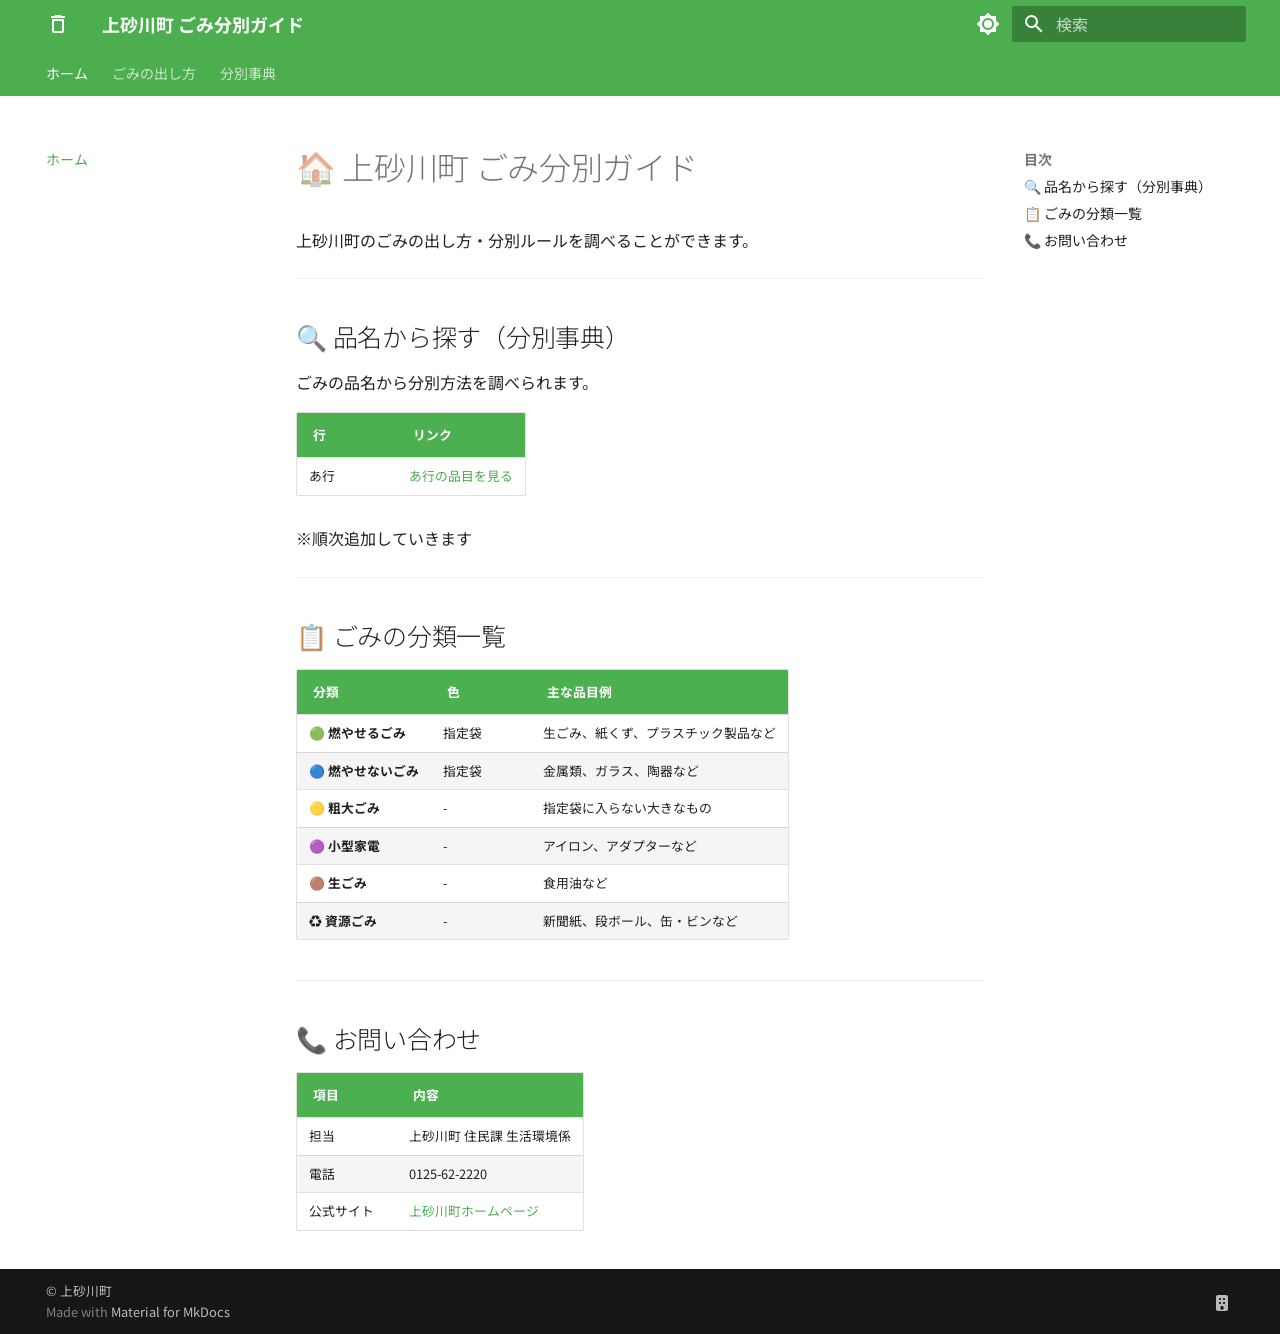
<file: index.html>
<!doctype html>
<html lang="ja" class="no-js">
  <head>
    
      <meta charset="utf-8">
      <meta name="viewport" content="width=device-width,initial-scale=1">
      
        <meta name="description" content="上砂川町のごみの出し方・分別ルールを検索できます">
      
      
      
        <link rel="canonical" href="https://your-username.github.io/gomi-guide/">
      
      
      
        <link rel="next" href="how-to/">
      
      
        
      
      
      <link rel="icon" href="assets/images/favicon.png">
      <meta name="generator" content="mkdocs-1.6.1, mkdocs-material-9.7.5">
    
    
      
        <title>上砂川町 ごみ分別ガイド</title>
      
    
    
      <link rel="stylesheet" href="assets/stylesheets/main.484c7ddc.min.css">
      
        
        <link rel="stylesheet" href="assets/stylesheets/palette.ab4e12ef.min.css">
      
      


    
    
      
    
    
      
        
        
        <link rel="preconnect" href="https://fonts.gstatic.com" crossorigin>
        <link rel="stylesheet" href="https://fonts.googleapis.com/css?family=Noto+Sans+JP:300,300i,400,400i,700,700i%7CRoboto+Mono:400,400i,700,700i&display=fallback">
        <style>:root{--md-text-font:"Noto Sans JP";--md-code-font:"Roboto Mono"}</style>
      
    
    
      <link rel="stylesheet" href="stylesheets/extra.css">
    
    <script>__md_scope=new URL(".",location),__md_hash=e=>[...e].reduce(((e,_)=>(e<<5)-e+_.charCodeAt(0)),0),__md_get=(e,_=localStorage,t=__md_scope)=>JSON.parse(_.getItem(t.pathname+"."+e)),__md_set=(e,_,t=localStorage,a=__md_scope)=>{try{t.setItem(a.pathname+"."+e,JSON.stringify(_))}catch(e){}}</script>
    
      

    
    
  </head>
  
  
    
    
      
    
    
    
    
    <body dir="ltr" data-md-color-scheme="default" data-md-color-primary="green" data-md-color-accent="light-green">
  
    
    <input class="md-toggle" data-md-toggle="drawer" type="checkbox" id="__drawer" autocomplete="off">
    <input class="md-toggle" data-md-toggle="search" type="checkbox" id="__search" autocomplete="off">
    <label class="md-overlay" for="__drawer"></label>
    <div data-md-component="skip">
      
        
        <a href="#_1" class="md-skip">
          コンテンツにスキップ
        </a>
      
    </div>
    <div data-md-component="announce">
      
    </div>
    
    
      

<header class="md-header" data-md-component="header">
  <nav class="md-header__inner md-grid" aria-label="ヘッダー">
    <a href="." title="上砂川町 ごみ分別ガイド" class="md-header__button md-logo" aria-label="上砂川町 ごみ分別ガイド" data-md-component="logo">
      
  
  <svg xmlns="http://www.w3.org/2000/svg" viewBox="0 0 24 24"><path d="M6 19a2 2 0 0 0 2 2h8a2 2 0 0 0 2-2V7H6zM8 9h8v10H8zm7.5-5-1-1h-5l-1 1H5v2h14V4z"/></svg>

    </a>
    <label class="md-header__button md-icon" for="__drawer">
      
      <svg xmlns="http://www.w3.org/2000/svg" viewBox="0 0 24 24"><path d="M3 6h18v2H3zm0 5h18v2H3zm0 5h18v2H3z"/></svg>
    </label>
    <div class="md-header__title" data-md-component="header-title">
      <div class="md-header__ellipsis">
        <div class="md-header__topic">
          <span class="md-ellipsis">
            上砂川町 ごみ分別ガイド
          </span>
        </div>
        <div class="md-header__topic" data-md-component="header-topic">
          <span class="md-ellipsis">
            
              ホーム
            
          </span>
        </div>
      </div>
    </div>
    
      
        <form class="md-header__option" data-md-component="palette">
  
    
    
    
    <input class="md-option" data-md-color-media="" data-md-color-scheme="default" data-md-color-primary="green" data-md-color-accent="light-green"  aria-label="ダークモードに切り替え"  type="radio" name="__palette" id="__palette_0">
    
      <label class="md-header__button md-icon" title="ダークモードに切り替え" for="__palette_1" hidden>
        <svg xmlns="http://www.w3.org/2000/svg" viewBox="0 0 24 24"><path d="M12 8a4 4 0 0 0-4 4 4 4 0 0 0 4 4 4 4 0 0 0 4-4 4 4 0 0 0-4-4m0 10a6 6 0 0 1-6-6 6 6 0 0 1 6-6 6 6 0 0 1 6 6 6 6 0 0 1-6 6m8-9.31V4h-4.69L12 .69 8.69 4H4v4.69L.69 12 4 15.31V20h4.69L12 23.31 15.31 20H20v-4.69L23.31 12z"/></svg>
      </label>
    
  
    
    
    
    <input class="md-option" data-md-color-media="" data-md-color-scheme="slate" data-md-color-primary="green" data-md-color-accent="light-green"  aria-label="ライトモードに切り替え"  type="radio" name="__palette" id="__palette_1">
    
      <label class="md-header__button md-icon" title="ライトモードに切り替え" for="__palette_0" hidden>
        <svg xmlns="http://www.w3.org/2000/svg" viewBox="0 0 24 24"><path d="M12 18c-.89 0-1.74-.2-2.5-.55C11.56 16.5 13 14.42 13 12s-1.44-4.5-3.5-5.45C10.26 6.2 11.11 6 12 6a6 6 0 0 1 6 6 6 6 0 0 1-6 6m8-9.31V4h-4.69L12 .69 8.69 4H4v4.69L.69 12 4 15.31V20h4.69L12 23.31 15.31 20H20v-4.69L23.31 12z"/></svg>
      </label>
    
  
</form>
      
    
    
      <script>var palette=__md_get("__palette");if(palette&&palette.color){if("(prefers-color-scheme)"===palette.color.media){var media=matchMedia("(prefers-color-scheme: light)"),input=document.querySelector(media.matches?"[data-md-color-media='(prefers-color-scheme: light)']":"[data-md-color-media='(prefers-color-scheme: dark)']");palette.color.media=input.getAttribute("data-md-color-media"),palette.color.scheme=input.getAttribute("data-md-color-scheme"),palette.color.primary=input.getAttribute("data-md-color-primary"),palette.color.accent=input.getAttribute("data-md-color-accent")}for(var[key,value]of Object.entries(palette.color))document.body.setAttribute("data-md-color-"+key,value)}</script>
    
    
    
      
      
        <label class="md-header__button md-icon" for="__search">
          
          <svg xmlns="http://www.w3.org/2000/svg" viewBox="0 0 24 24"><path d="M9.5 3A6.5 6.5 0 0 1 16 9.5c0 1.61-.59 3.09-1.56 4.23l.27.27h.79l5 5-1.5 1.5-5-5v-.79l-.27-.27A6.52 6.52 0 0 1 9.5 16 6.5 6.5 0 0 1 3 9.5 6.5 6.5 0 0 1 9.5 3m0 2C7 5 5 7 5 9.5S7 14 9.5 14 14 12 14 9.5 12 5 9.5 5"/></svg>
        </label>
        <div class="md-search" data-md-component="search" role="dialog">
  <label class="md-search__overlay" for="__search"></label>
  <div class="md-search__inner" role="search">
    <form class="md-search__form" name="search">
      <input type="text" class="md-search__input" name="query" aria-label="検索" placeholder="検索" autocapitalize="off" autocorrect="off" autocomplete="off" spellcheck="false" data-md-component="search-query" required>
      <label class="md-search__icon md-icon" for="__search">
        
        <svg xmlns="http://www.w3.org/2000/svg" viewBox="0 0 24 24"><path d="M9.5 3A6.5 6.5 0 0 1 16 9.5c0 1.61-.59 3.09-1.56 4.23l.27.27h.79l5 5-1.5 1.5-5-5v-.79l-.27-.27A6.52 6.52 0 0 1 9.5 16 6.5 6.5 0 0 1 3 9.5 6.5 6.5 0 0 1 9.5 3m0 2C7 5 5 7 5 9.5S7 14 9.5 14 14 12 14 9.5 12 5 9.5 5"/></svg>
        
        <svg xmlns="http://www.w3.org/2000/svg" viewBox="0 0 24 24"><path d="M20 11v2H8l5.5 5.5-1.42 1.42L4.16 12l7.92-7.92L13.5 5.5 8 11z"/></svg>
      </label>
      <nav class="md-search__options" aria-label="検索">
        
        <button type="reset" class="md-search__icon md-icon" title="クリア" aria-label="クリア" tabindex="-1">
          
          <svg xmlns="http://www.w3.org/2000/svg" viewBox="0 0 24 24"><path d="M19 6.41 17.59 5 12 10.59 6.41 5 5 6.41 10.59 12 5 17.59 6.41 19 12 13.41 17.59 19 19 17.59 13.41 12z"/></svg>
        </button>
      </nav>
      
        <div class="md-search__suggest" data-md-component="search-suggest"></div>
      
    </form>
    <div class="md-search__output">
      <div class="md-search__scrollwrap" tabindex="0" data-md-scrollfix>
        <div class="md-search-result" data-md-component="search-result">
          <div class="md-search-result__meta">
            検索を初期化
          </div>
          <ol class="md-search-result__list" role="presentation"></ol>
        </div>
      </div>
    </div>
  </div>
</div>
      
    
    
  </nav>
  
</header>
    
    <div class="md-container" data-md-component="container">
      
      
        
          
            
<nav class="md-tabs" aria-label="タブ" data-md-component="tabs">
  <div class="md-grid">
    <ul class="md-tabs__list">
      
        
  
  
  
    
  
  
    <li class="md-tabs__item md-tabs__item--active">
      <a href="." class="md-tabs__link">
        
  
  
    
  
  ホーム

      </a>
    </li>
  

      
        
  
  
  
  
    <li class="md-tabs__item">
      <a href="how-to/" class="md-tabs__link">
        
  
  
    
  
  ごみの出し方

      </a>
    </li>
  

      
        
  
  
  
  
    
    
      <li class="md-tabs__item">
        <a href="dictionary/a/" class="md-tabs__link">
          
  
  
  分別事典

        </a>
      </li>
    
  

      
    </ul>
  </div>
</nav>
          
        
      
      <main class="md-main" data-md-component="main">
        <div class="md-main__inner md-grid">
          
            
              
              <div class="md-sidebar md-sidebar--primary" data-md-component="sidebar" data-md-type="navigation" >
                <div class="md-sidebar__scrollwrap">
                  <div class="md-sidebar__inner">
                    


  


<nav class="md-nav md-nav--primary md-nav--lifted" aria-label="ナビゲーション" data-md-level="0">
  <label class="md-nav__title" for="__drawer">
    <a href="." title="上砂川町 ごみ分別ガイド" class="md-nav__button md-logo" aria-label="上砂川町 ごみ分別ガイド" data-md-component="logo">
      
  
  <svg xmlns="http://www.w3.org/2000/svg" viewBox="0 0 24 24"><path d="M6 19a2 2 0 0 0 2 2h8a2 2 0 0 0 2-2V7H6zM8 9h8v10H8zm7.5-5-1-1h-5l-1 1H5v2h14V4z"/></svg>

    </a>
    上砂川町 ごみ分別ガイド
  </label>
  
  <ul class="md-nav__list" data-md-scrollfix>
    
      
      
  
  
    
  
  
  
    <li class="md-nav__item md-nav__item--active">
      
      <input class="md-nav__toggle md-toggle" type="checkbox" id="__toc">
      
      
        
      
      
        <label class="md-nav__link md-nav__link--active" for="__toc">
          
  
  
  <span class="md-ellipsis">
    
  
    ホーム
  

    
  </span>
  
  

          <span class="md-nav__icon md-icon"></span>
        </label>
      
      <a href="." class="md-nav__link md-nav__link--active">
        
  
  
  <span class="md-ellipsis">
    
  
    ホーム
  

    
  </span>
  
  

      </a>
      
        

<nav class="md-nav md-nav--secondary" aria-label="目次">
  
  
  
    
  
  
    <label class="md-nav__title" for="__toc">
      <span class="md-nav__icon md-icon"></span>
      目次
    </label>
    <ul class="md-nav__list" data-md-component="toc" data-md-scrollfix>
      
        <li class="md-nav__item">
  <a href="#_2" class="md-nav__link">
    <span class="md-ellipsis">
      
        🔍 品名から探す（分別事典）
      
    </span>
  </a>
  
</li>
      
        <li class="md-nav__item">
  <a href="#_3" class="md-nav__link">
    <span class="md-ellipsis">
      
        📋 ごみの分類一覧
      
    </span>
  </a>
  
</li>
      
        <li class="md-nav__item">
  <a href="#_4" class="md-nav__link">
    <span class="md-ellipsis">
      
        📞 お問い合わせ
      
    </span>
  </a>
  
</li>
      
    </ul>
  
</nav>
      
    </li>
  

    
      
      
  
  
  
  
    <li class="md-nav__item">
      <a href="how-to/" class="md-nav__link">
        
  
  
  <span class="md-ellipsis">
    
  
    ごみの出し方
  

    
  </span>
  
  

      </a>
    </li>
  

    
      
      
  
  
  
  
    
    
    
    
      
      
    
    
    <li class="md-nav__item md-nav__item--nested">
      
        
        
        <input class="md-nav__toggle md-toggle " type="checkbox" id="__nav_3" >
        
          
          <label class="md-nav__link" for="__nav_3" id="__nav_3_label" tabindex="0">
            
  
  
  <span class="md-ellipsis">
    
  
    分別事典
  

    
  </span>
  
  

            <span class="md-nav__icon md-icon"></span>
          </label>
        
        <nav class="md-nav" data-md-level="1" aria-labelledby="__nav_3_label" aria-expanded="false">
          <label class="md-nav__title" for="__nav_3">
            <span class="md-nav__icon md-icon"></span>
            
  
    分別事典
  

          </label>
          <ul class="md-nav__list" data-md-scrollfix>
            
              
                
  
  
  
  
    <li class="md-nav__item">
      <a href="dictionary/a/" class="md-nav__link">
        
  
  
  <span class="md-ellipsis">
    
  
    あ行
  

    
  </span>
  
  

      </a>
    </li>
  

              
            
          </ul>
        </nav>
      
    </li>
  

    
  </ul>
</nav>
                  </div>
                </div>
              </div>
            
            
              
              <div class="md-sidebar md-sidebar--secondary" data-md-component="sidebar" data-md-type="toc" >
                <div class="md-sidebar__scrollwrap">
                  <div class="md-sidebar__inner">
                    

<nav class="md-nav md-nav--secondary" aria-label="目次">
  
  
  
    
  
  
    <label class="md-nav__title" for="__toc">
      <span class="md-nav__icon md-icon"></span>
      目次
    </label>
    <ul class="md-nav__list" data-md-component="toc" data-md-scrollfix>
      
        <li class="md-nav__item">
  <a href="#_2" class="md-nav__link">
    <span class="md-ellipsis">
      
        🔍 品名から探す（分別事典）
      
    </span>
  </a>
  
</li>
      
        <li class="md-nav__item">
  <a href="#_3" class="md-nav__link">
    <span class="md-ellipsis">
      
        📋 ごみの分類一覧
      
    </span>
  </a>
  
</li>
      
        <li class="md-nav__item">
  <a href="#_4" class="md-nav__link">
    <span class="md-ellipsis">
      
        📞 お問い合わせ
      
    </span>
  </a>
  
</li>
      
    </ul>
  
</nav>
                  </div>
                </div>
              </div>
            
          
          
            <div class="md-content" data-md-component="content">
              
              <article class="md-content__inner md-typeset">
                
                  



<h1 id="_1">🏠 上砂川町 ごみ分別ガイド</h1>
<p>上砂川町のごみの出し方・分別ルールを調べることができます。</p>
<hr />
<h2 id="_2">🔍 品名から探す（分別事典）</h2>
<p>ごみの品名から分別方法を調べられます。</p>
<table>
<thead>
<tr>
<th>行</th>
<th>リンク</th>
</tr>
</thead>
<tbody>
<tr>
<td>あ行</td>
<td><a href="dictionary/a/">あ行の品目を見る</a></td>
</tr>
</tbody>
</table>
<p>※順次追加していきます</p>
<hr />
<h2 id="_3">📋 ごみの分類一覧</h2>
<table>
<thead>
<tr>
<th>分類</th>
<th>色</th>
<th>主な品目例</th>
</tr>
</thead>
<tbody>
<tr>
<td>🟢 <strong>燃やせるごみ</strong></td>
<td>指定袋</td>
<td>生ごみ、紙くず、プラスチック製品など</td>
</tr>
<tr>
<td>🔵 <strong>燃やせないごみ</strong></td>
<td>指定袋</td>
<td>金属類、ガラス、陶器など</td>
</tr>
<tr>
<td>🟡 <strong>粗大ごみ</strong></td>
<td>-</td>
<td>指定袋に入らない大きなもの</td>
</tr>
<tr>
<td>🟣 <strong>小型家電</strong></td>
<td>-</td>
<td>アイロン、アダプターなど</td>
</tr>
<tr>
<td>🟤 <strong>生ごみ</strong></td>
<td>-</td>
<td>食用油など</td>
</tr>
<tr>
<td>♻️ <strong>資源ごみ</strong></td>
<td>-</td>
<td>新聞紙、段ボール、缶・ビンなど</td>
</tr>
</tbody>
</table>
<hr />
<h2 id="_4">📞 お問い合わせ</h2>
<table>
<thead>
<tr>
<th>項目</th>
<th>内容</th>
</tr>
</thead>
<tbody>
<tr>
<td>担当</td>
<td>上砂川町 住民課 生活環境係</td>
</tr>
<tr>
<td>電話</td>
<td>0125-62-2220</td>
</tr>
<tr>
<td>公式サイト</td>
<td><a href="https://town.kamisunagawa.hokkaido.jp/">上砂川町ホームページ</a></td>
</tr>
</tbody>
</table>












                
              </article>
            </div>
          
          
<script>var target=document.getElementById(location.hash.slice(1));target&&target.name&&(target.checked=target.name.startsWith("__tabbed_"))</script>
        </div>
        
          <button type="button" class="md-top md-icon" data-md-component="top" hidden>
  
  <svg xmlns="http://www.w3.org/2000/svg" viewBox="0 0 24 24"><path d="M13 20h-2V8l-5.5 5.5-1.42-1.42L12 4.16l7.92 7.92-1.42 1.42L13 8z"/></svg>
  ページトップへ戻る
</button>
        
      </main>
      
        <footer class="md-footer">
  
  <div class="md-footer-meta md-typeset">
    <div class="md-footer-meta__inner md-grid">
      <div class="md-copyright">
  
    <div class="md-copyright__highlight">
      &copy; 上砂川町
    </div>
  
  
    Made with
    <a href="https://squidfunk.github.io/mkdocs-material/" target="_blank" rel="noopener">
      Material for MkDocs
    </a>
  
</div>
      
        
<div class="md-social">
  
    
    
    
    
    <a href="https://town.kamisunagawa.hokkaido.jp/" target="_blank" rel="noopener" title="上砂川町公式サイト" class="md-social__link">
      <svg xmlns="http://www.w3.org/2000/svg" viewBox="0 0 384 512"><!--! Font Awesome Free 7.1.0 by @fontawesome - https://fontawesome.com License - https://fontawesome.com/license/free (Icons: CC BY 4.0, Fonts: SIL OFL 1.1, Code: MIT License) Copyright 2025 Fonticons, Inc.--><path d="M64 0C28.7 0 0 28.7 0 64v384c0 35.3 28.7 64 64 64h256c35.3 0 64-28.7 64-64V64c0-35.3-28.7-64-64-64zm112 352h32c17.7 0 32 14.3 32 32v80h-96v-80c0-17.7 14.3-32 32-32M96 112c0-8.8 7.2-16 16-16h32c8.8 0 16 7.2 16 16v32c0 8.8-7.2 16-16 16h-32c-8.8 0-16-7.2-16-16zm144-16h32c8.8 0 16 7.2 16 16v32c0 8.8-7.2 16-16 16h-32c-8.8 0-16-7.2-16-16v-32c0-8.8 7.2-16 16-16M96 240c0-8.8 7.2-16 16-16h32c8.8 0 16 7.2 16 16v32c0 8.8-7.2 16-16 16h-32c-8.8 0-16-7.2-16-16zm144-16h32c8.8 0 16 7.2 16 16v32c0 8.8-7.2 16-16 16h-32c-8.8 0-16-7.2-16-16v-32c0-8.8 7.2-16 16-16"/></svg>
    </a>
  
</div>
      
    </div>
  </div>
</footer>
      
    </div>
    <div class="md-dialog" data-md-component="dialog">
      <div class="md-dialog__inner md-typeset"></div>
    </div>
    
    
    
      
      
      <script id="__config" type="application/json">{"annotate": null, "base": ".", "features": ["navigation.instant", "navigation.tabs", "navigation.top", "search.highlight", "search.suggest"], "search": "assets/javascripts/workers/search.2c215733.min.js", "tags": null, "translations": {"clipboard.copied": "\u30b3\u30d4\u30fc\u3057\u307e\u3057\u305f", "clipboard.copy": "\u30af\u30ea\u30c3\u30d7\u30dc\u30fc\u30c9\u3078\u30b3\u30d4\u30fc", "search.result.more.one": "\u3053\u306e\u30da\u30fc\u30b8\u5185\u306b\u3082\u30461\u4ef6\u898b\u3064\u304b\u308a\u307e\u3057\u305f", "search.result.more.other": "\u3053\u306e\u30da\u30fc\u30b8\u5185\u306b\u3042\u3068#\u4ef6\u898b\u3064\u304b\u308a\u307e\u3057\u305f", "search.result.none": "\u4f55\u3082\u898b\u3064\u304b\u308a\u307e\u305b\u3093\u3067\u3057\u305f", "search.result.one": "1\u4ef6\u898b\u3064\u304b\u308a\u307e\u3057\u305f", "search.result.other": "#\u4ef6\u898b\u3064\u304b\u308a\u307e\u3057\u305f", "search.result.placeholder": "\u691c\u7d22\u30ad\u30fc\u30ef\u30fc\u30c9\u3092\u5165\u529b\u3057\u3066\u304f\u3060\u3055\u3044", "search.result.term.missing": "\u691c\u7d22\u306b\u542b\u307e\u308c\u306a\u3044", "select.version": "\u30d0\u30fc\u30b8\u30e7\u30f3\u5207\u308a\u66ff\u3048"}, "version": null}</script>
    
    
      <script src="assets/javascripts/bundle.79ae519e.min.js"></script>
      
    
  </body>
</html>
</file>
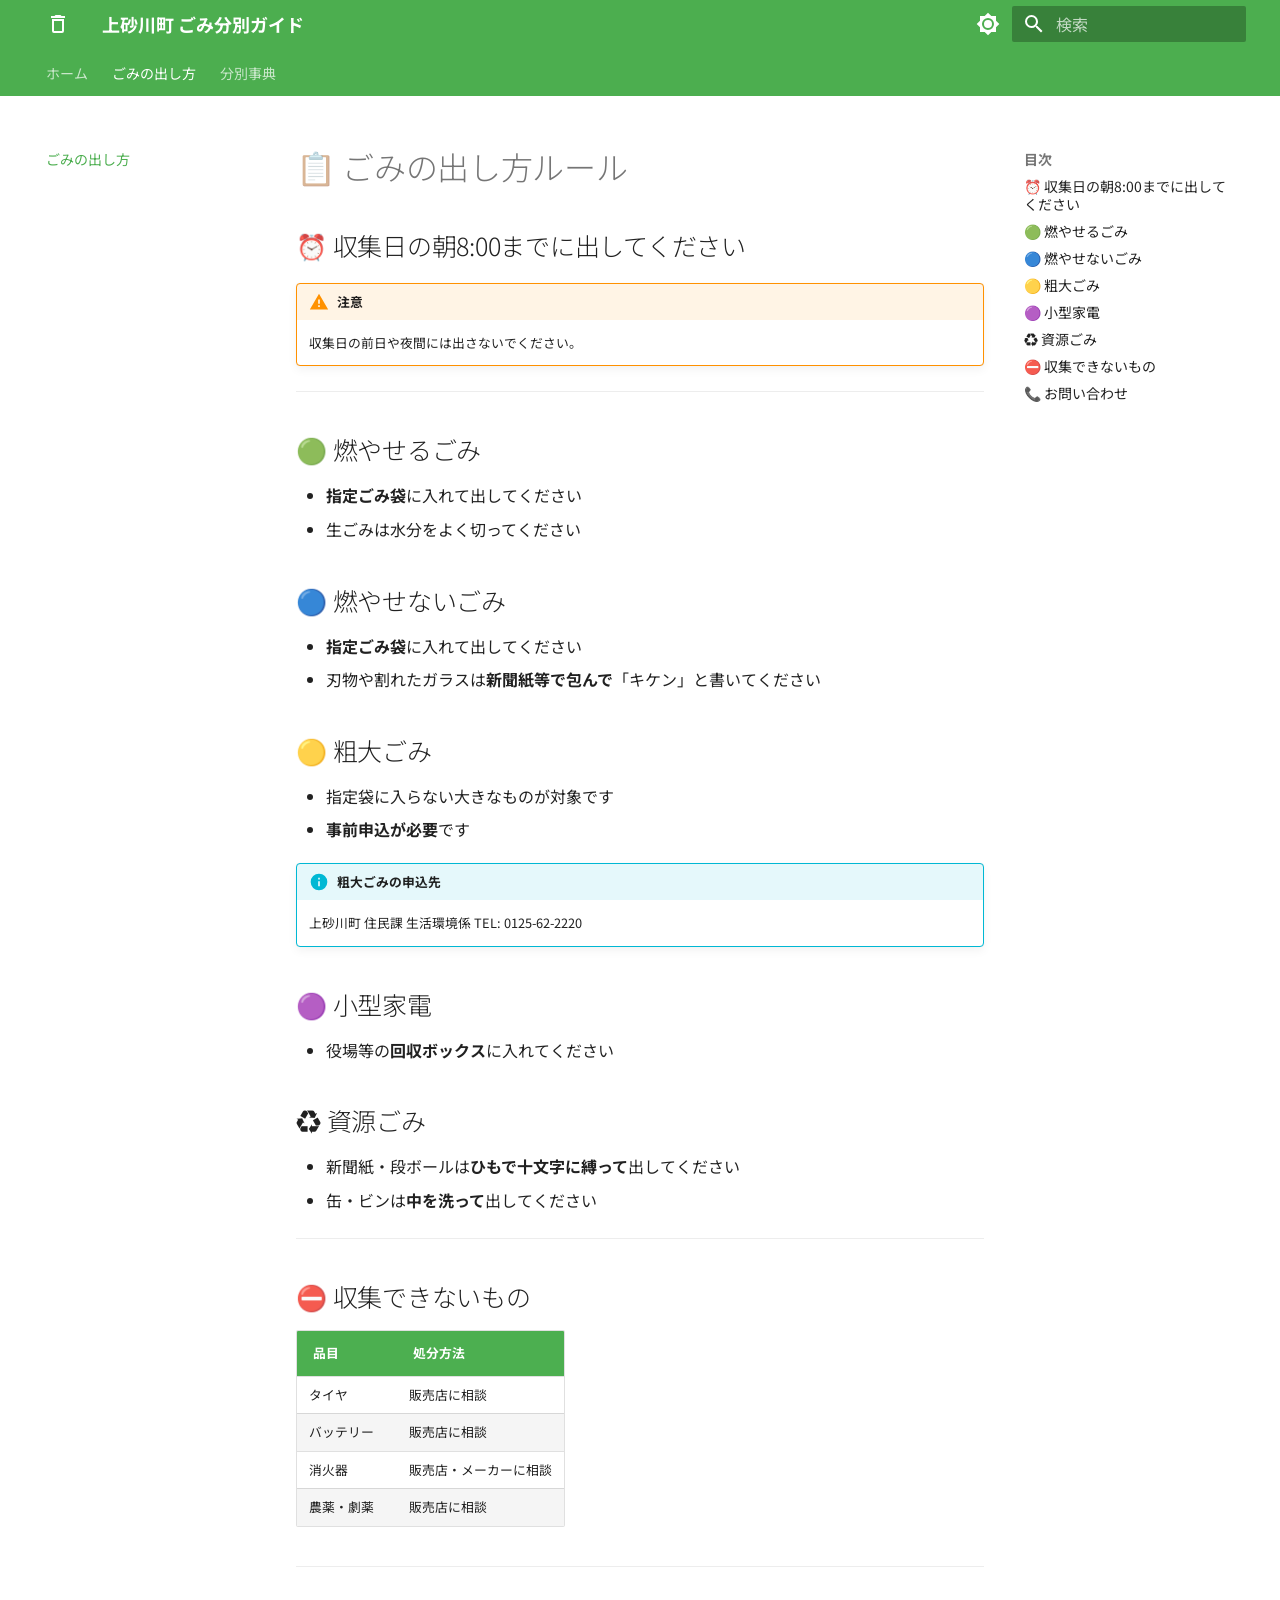
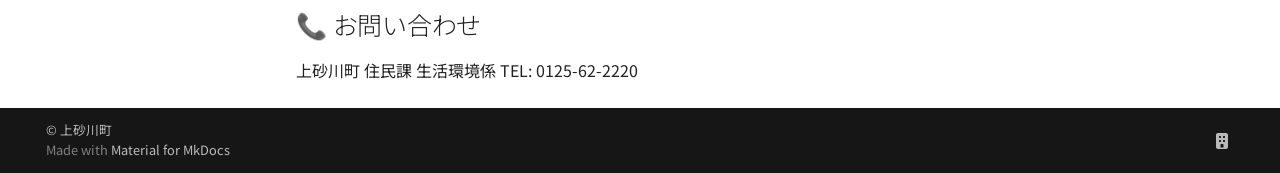
<file: how-to/index.html>
<!doctype html>
<html lang="ja" class="no-js">
  <head>
    
      <meta charset="utf-8">
      <meta name="viewport" content="width=device-width,initial-scale=1">
      
        <meta name="description" content="上砂川町のごみの出し方・分別ルールを検索できます">
      
      
      
        <link rel="canonical" href="https://your-username.github.io/gomi-guide/how-to/">
      
      
        <link rel="prev" href="..">
      
      
        <link rel="next" href="../dictionary/a/">
      
      
        
      
      
      <link rel="icon" href="../assets/images/favicon.png">
      <meta name="generator" content="mkdocs-1.6.1, mkdocs-material-9.7.5">
    
    
      
        <title>ごみの出し方 - 上砂川町 ごみ分別ガイド</title>
      
    
    
      <link rel="stylesheet" href="../assets/stylesheets/main.484c7ddc.min.css">
      
        
        <link rel="stylesheet" href="../assets/stylesheets/palette.ab4e12ef.min.css">
      
      


    
    
      
    
    
      
        
        
        <link rel="preconnect" href="https://fonts.gstatic.com" crossorigin>
        <link rel="stylesheet" href="https://fonts.googleapis.com/css?family=Noto+Sans+JP:300,300i,400,400i,700,700i%7CRoboto+Mono:400,400i,700,700i&display=fallback">
        <style>:root{--md-text-font:"Noto Sans JP";--md-code-font:"Roboto Mono"}</style>
      
    
    
      <link rel="stylesheet" href="../stylesheets/extra.css">
    
    <script>__md_scope=new URL("..",location),__md_hash=e=>[...e].reduce(((e,_)=>(e<<5)-e+_.charCodeAt(0)),0),__md_get=(e,_=localStorage,t=__md_scope)=>JSON.parse(_.getItem(t.pathname+"."+e)),__md_set=(e,_,t=localStorage,a=__md_scope)=>{try{t.setItem(a.pathname+"."+e,JSON.stringify(_))}catch(e){}}</script>
    
      

    
    
  </head>
  
  
    
    
      
    
    
    
    
    <body dir="ltr" data-md-color-scheme="default" data-md-color-primary="green" data-md-color-accent="light-green">
  
    
    <input class="md-toggle" data-md-toggle="drawer" type="checkbox" id="__drawer" autocomplete="off">
    <input class="md-toggle" data-md-toggle="search" type="checkbox" id="__search" autocomplete="off">
    <label class="md-overlay" for="__drawer"></label>
    <div data-md-component="skip">
      
        
        <a href="#_1" class="md-skip">
          コンテンツにスキップ
        </a>
      
    </div>
    <div data-md-component="announce">
      
    </div>
    
    
      

<header class="md-header" data-md-component="header">
  <nav class="md-header__inner md-grid" aria-label="ヘッダー">
    <a href=".." title="上砂川町 ごみ分別ガイド" class="md-header__button md-logo" aria-label="上砂川町 ごみ分別ガイド" data-md-component="logo">
      
  
  <svg xmlns="http://www.w3.org/2000/svg" viewBox="0 0 24 24"><path d="M6 19a2 2 0 0 0 2 2h8a2 2 0 0 0 2-2V7H6zM8 9h8v10H8zm7.5-5-1-1h-5l-1 1H5v2h14V4z"/></svg>

    </a>
    <label class="md-header__button md-icon" for="__drawer">
      
      <svg xmlns="http://www.w3.org/2000/svg" viewBox="0 0 24 24"><path d="M3 6h18v2H3zm0 5h18v2H3zm0 5h18v2H3z"/></svg>
    </label>
    <div class="md-header__title" data-md-component="header-title">
      <div class="md-header__ellipsis">
        <div class="md-header__topic">
          <span class="md-ellipsis">
            上砂川町 ごみ分別ガイド
          </span>
        </div>
        <div class="md-header__topic" data-md-component="header-topic">
          <span class="md-ellipsis">
            
              ごみの出し方
            
          </span>
        </div>
      </div>
    </div>
    
      
        <form class="md-header__option" data-md-component="palette">
  
    
    
    
    <input class="md-option" data-md-color-media="" data-md-color-scheme="default" data-md-color-primary="green" data-md-color-accent="light-green"  aria-label="ダークモードに切り替え"  type="radio" name="__palette" id="__palette_0">
    
      <label class="md-header__button md-icon" title="ダークモードに切り替え" for="__palette_1" hidden>
        <svg xmlns="http://www.w3.org/2000/svg" viewBox="0 0 24 24"><path d="M12 8a4 4 0 0 0-4 4 4 4 0 0 0 4 4 4 4 0 0 0 4-4 4 4 0 0 0-4-4m0 10a6 6 0 0 1-6-6 6 6 0 0 1 6-6 6 6 0 0 1 6 6 6 6 0 0 1-6 6m8-9.31V4h-4.69L12 .69 8.69 4H4v4.69L.69 12 4 15.31V20h4.69L12 23.31 15.31 20H20v-4.69L23.31 12z"/></svg>
      </label>
    
  
    
    
    
    <input class="md-option" data-md-color-media="" data-md-color-scheme="slate" data-md-color-primary="green" data-md-color-accent="light-green"  aria-label="ライトモードに切り替え"  type="radio" name="__palette" id="__palette_1">
    
      <label class="md-header__button md-icon" title="ライトモードに切り替え" for="__palette_0" hidden>
        <svg xmlns="http://www.w3.org/2000/svg" viewBox="0 0 24 24"><path d="M12 18c-.89 0-1.74-.2-2.5-.55C11.56 16.5 13 14.42 13 12s-1.44-4.5-3.5-5.45C10.26 6.2 11.11 6 12 6a6 6 0 0 1 6 6 6 6 0 0 1-6 6m8-9.31V4h-4.69L12 .69 8.69 4H4v4.69L.69 12 4 15.31V20h4.69L12 23.31 15.31 20H20v-4.69L23.31 12z"/></svg>
      </label>
    
  
</form>
      
    
    
      <script>var palette=__md_get("__palette");if(palette&&palette.color){if("(prefers-color-scheme)"===palette.color.media){var media=matchMedia("(prefers-color-scheme: light)"),input=document.querySelector(media.matches?"[data-md-color-media='(prefers-color-scheme: light)']":"[data-md-color-media='(prefers-color-scheme: dark)']");palette.color.media=input.getAttribute("data-md-color-media"),palette.color.scheme=input.getAttribute("data-md-color-scheme"),palette.color.primary=input.getAttribute("data-md-color-primary"),palette.color.accent=input.getAttribute("data-md-color-accent")}for(var[key,value]of Object.entries(palette.color))document.body.setAttribute("data-md-color-"+key,value)}</script>
    
    
    
      
      
        <label class="md-header__button md-icon" for="__search">
          
          <svg xmlns="http://www.w3.org/2000/svg" viewBox="0 0 24 24"><path d="M9.5 3A6.5 6.5 0 0 1 16 9.5c0 1.61-.59 3.09-1.56 4.23l.27.27h.79l5 5-1.5 1.5-5-5v-.79l-.27-.27A6.52 6.52 0 0 1 9.5 16 6.5 6.5 0 0 1 3 9.5 6.5 6.5 0 0 1 9.5 3m0 2C7 5 5 7 5 9.5S7 14 9.5 14 14 12 14 9.5 12 5 9.5 5"/></svg>
        </label>
        <div class="md-search" data-md-component="search" role="dialog">
  <label class="md-search__overlay" for="__search"></label>
  <div class="md-search__inner" role="search">
    <form class="md-search__form" name="search">
      <input type="text" class="md-search__input" name="query" aria-label="検索" placeholder="検索" autocapitalize="off" autocorrect="off" autocomplete="off" spellcheck="false" data-md-component="search-query" required>
      <label class="md-search__icon md-icon" for="__search">
        
        <svg xmlns="http://www.w3.org/2000/svg" viewBox="0 0 24 24"><path d="M9.5 3A6.5 6.5 0 0 1 16 9.5c0 1.61-.59 3.09-1.56 4.23l.27.27h.79l5 5-1.5 1.5-5-5v-.79l-.27-.27A6.52 6.52 0 0 1 9.5 16 6.5 6.5 0 0 1 3 9.5 6.5 6.5 0 0 1 9.5 3m0 2C7 5 5 7 5 9.5S7 14 9.5 14 14 12 14 9.5 12 5 9.5 5"/></svg>
        
        <svg xmlns="http://www.w3.org/2000/svg" viewBox="0 0 24 24"><path d="M20 11v2H8l5.5 5.5-1.42 1.42L4.16 12l7.92-7.92L13.5 5.5 8 11z"/></svg>
      </label>
      <nav class="md-search__options" aria-label="検索">
        
        <button type="reset" class="md-search__icon md-icon" title="クリア" aria-label="クリア" tabindex="-1">
          
          <svg xmlns="http://www.w3.org/2000/svg" viewBox="0 0 24 24"><path d="M19 6.41 17.59 5 12 10.59 6.41 5 5 6.41 10.59 12 5 17.59 6.41 19 12 13.41 17.59 19 19 17.59 13.41 12z"/></svg>
        </button>
      </nav>
      
        <div class="md-search__suggest" data-md-component="search-suggest"></div>
      
    </form>
    <div class="md-search__output">
      <div class="md-search__scrollwrap" tabindex="0" data-md-scrollfix>
        <div class="md-search-result" data-md-component="search-result">
          <div class="md-search-result__meta">
            検索を初期化
          </div>
          <ol class="md-search-result__list" role="presentation"></ol>
        </div>
      </div>
    </div>
  </div>
</div>
      
    
    
  </nav>
  
</header>
    
    <div class="md-container" data-md-component="container">
      
      
        
          
            
<nav class="md-tabs" aria-label="タブ" data-md-component="tabs">
  <div class="md-grid">
    <ul class="md-tabs__list">
      
        
  
  
  
  
    <li class="md-tabs__item">
      <a href=".." class="md-tabs__link">
        
  
  
    
  
  ホーム

      </a>
    </li>
  

      
        
  
  
  
    
  
  
    <li class="md-tabs__item md-tabs__item--active">
      <a href="./" class="md-tabs__link">
        
  
  
    
  
  ごみの出し方

      </a>
    </li>
  

      
        
  
  
  
  
    
    
      <li class="md-tabs__item">
        <a href="../dictionary/a/" class="md-tabs__link">
          
  
  
  分別事典

        </a>
      </li>
    
  

      
    </ul>
  </div>
</nav>
          
        
      
      <main class="md-main" data-md-component="main">
        <div class="md-main__inner md-grid">
          
            
              
              <div class="md-sidebar md-sidebar--primary" data-md-component="sidebar" data-md-type="navigation" >
                <div class="md-sidebar__scrollwrap">
                  <div class="md-sidebar__inner">
                    


  


<nav class="md-nav md-nav--primary md-nav--lifted" aria-label="ナビゲーション" data-md-level="0">
  <label class="md-nav__title" for="__drawer">
    <a href=".." title="上砂川町 ごみ分別ガイド" class="md-nav__button md-logo" aria-label="上砂川町 ごみ分別ガイド" data-md-component="logo">
      
  
  <svg xmlns="http://www.w3.org/2000/svg" viewBox="0 0 24 24"><path d="M6 19a2 2 0 0 0 2 2h8a2 2 0 0 0 2-2V7H6zM8 9h8v10H8zm7.5-5-1-1h-5l-1 1H5v2h14V4z"/></svg>

    </a>
    上砂川町 ごみ分別ガイド
  </label>
  
  <ul class="md-nav__list" data-md-scrollfix>
    
      
      
  
  
  
  
    <li class="md-nav__item">
      <a href=".." class="md-nav__link">
        
  
  
  <span class="md-ellipsis">
    
  
    ホーム
  

    
  </span>
  
  

      </a>
    </li>
  

    
      
      
  
  
    
  
  
  
    <li class="md-nav__item md-nav__item--active">
      
      <input class="md-nav__toggle md-toggle" type="checkbox" id="__toc">
      
      
        
      
      
        <label class="md-nav__link md-nav__link--active" for="__toc">
          
  
  
  <span class="md-ellipsis">
    
  
    ごみの出し方
  

    
  </span>
  
  

          <span class="md-nav__icon md-icon"></span>
        </label>
      
      <a href="./" class="md-nav__link md-nav__link--active">
        
  
  
  <span class="md-ellipsis">
    
  
    ごみの出し方
  

    
  </span>
  
  

      </a>
      
        

<nav class="md-nav md-nav--secondary" aria-label="目次">
  
  
  
    
  
  
    <label class="md-nav__title" for="__toc">
      <span class="md-nav__icon md-icon"></span>
      目次
    </label>
    <ul class="md-nav__list" data-md-component="toc" data-md-scrollfix>
      
        <li class="md-nav__item">
  <a href="#800" class="md-nav__link">
    <span class="md-ellipsis">
      
        ⏰ 収集日の朝8:00までに出してください
      
    </span>
  </a>
  
</li>
      
        <li class="md-nav__item">
  <a href="#_2" class="md-nav__link">
    <span class="md-ellipsis">
      
        🟢 燃やせるごみ
      
    </span>
  </a>
  
</li>
      
        <li class="md-nav__item">
  <a href="#_3" class="md-nav__link">
    <span class="md-ellipsis">
      
        🔵 燃やせないごみ
      
    </span>
  </a>
  
</li>
      
        <li class="md-nav__item">
  <a href="#_4" class="md-nav__link">
    <span class="md-ellipsis">
      
        🟡 粗大ごみ
      
    </span>
  </a>
  
</li>
      
        <li class="md-nav__item">
  <a href="#_5" class="md-nav__link">
    <span class="md-ellipsis">
      
        🟣 小型家電
      
    </span>
  </a>
  
</li>
      
        <li class="md-nav__item">
  <a href="#_6" class="md-nav__link">
    <span class="md-ellipsis">
      
        ♻️ 資源ごみ
      
    </span>
  </a>
  
</li>
      
        <li class="md-nav__item">
  <a href="#_7" class="md-nav__link">
    <span class="md-ellipsis">
      
        ⛔ 収集できないもの
      
    </span>
  </a>
  
</li>
      
        <li class="md-nav__item">
  <a href="#_8" class="md-nav__link">
    <span class="md-ellipsis">
      
        📞 お問い合わせ
      
    </span>
  </a>
  
</li>
      
    </ul>
  
</nav>
      
    </li>
  

    
      
      
  
  
  
  
    
    
    
    
      
      
    
    
    <li class="md-nav__item md-nav__item--nested">
      
        
        
        <input class="md-nav__toggle md-toggle " type="checkbox" id="__nav_3" >
        
          
          <label class="md-nav__link" for="__nav_3" id="__nav_3_label" tabindex="0">
            
  
  
  <span class="md-ellipsis">
    
  
    分別事典
  

    
  </span>
  
  

            <span class="md-nav__icon md-icon"></span>
          </label>
        
        <nav class="md-nav" data-md-level="1" aria-labelledby="__nav_3_label" aria-expanded="false">
          <label class="md-nav__title" for="__nav_3">
            <span class="md-nav__icon md-icon"></span>
            
  
    分別事典
  

          </label>
          <ul class="md-nav__list" data-md-scrollfix>
            
              
                
  
  
  
  
    <li class="md-nav__item">
      <a href="../dictionary/a/" class="md-nav__link">
        
  
  
  <span class="md-ellipsis">
    
  
    あ行
  

    
  </span>
  
  

      </a>
    </li>
  

              
            
          </ul>
        </nav>
      
    </li>
  

    
  </ul>
</nav>
                  </div>
                </div>
              </div>
            
            
              
              <div class="md-sidebar md-sidebar--secondary" data-md-component="sidebar" data-md-type="toc" >
                <div class="md-sidebar__scrollwrap">
                  <div class="md-sidebar__inner">
                    

<nav class="md-nav md-nav--secondary" aria-label="目次">
  
  
  
    
  
  
    <label class="md-nav__title" for="__toc">
      <span class="md-nav__icon md-icon"></span>
      目次
    </label>
    <ul class="md-nav__list" data-md-component="toc" data-md-scrollfix>
      
        <li class="md-nav__item">
  <a href="#800" class="md-nav__link">
    <span class="md-ellipsis">
      
        ⏰ 収集日の朝8:00までに出してください
      
    </span>
  </a>
  
</li>
      
        <li class="md-nav__item">
  <a href="#_2" class="md-nav__link">
    <span class="md-ellipsis">
      
        🟢 燃やせるごみ
      
    </span>
  </a>
  
</li>
      
        <li class="md-nav__item">
  <a href="#_3" class="md-nav__link">
    <span class="md-ellipsis">
      
        🔵 燃やせないごみ
      
    </span>
  </a>
  
</li>
      
        <li class="md-nav__item">
  <a href="#_4" class="md-nav__link">
    <span class="md-ellipsis">
      
        🟡 粗大ごみ
      
    </span>
  </a>
  
</li>
      
        <li class="md-nav__item">
  <a href="#_5" class="md-nav__link">
    <span class="md-ellipsis">
      
        🟣 小型家電
      
    </span>
  </a>
  
</li>
      
        <li class="md-nav__item">
  <a href="#_6" class="md-nav__link">
    <span class="md-ellipsis">
      
        ♻️ 資源ごみ
      
    </span>
  </a>
  
</li>
      
        <li class="md-nav__item">
  <a href="#_7" class="md-nav__link">
    <span class="md-ellipsis">
      
        ⛔ 収集できないもの
      
    </span>
  </a>
  
</li>
      
        <li class="md-nav__item">
  <a href="#_8" class="md-nav__link">
    <span class="md-ellipsis">
      
        📞 お問い合わせ
      
    </span>
  </a>
  
</li>
      
    </ul>
  
</nav>
                  </div>
                </div>
              </div>
            
          
          
            <div class="md-content" data-md-component="content">
              
              <article class="md-content__inner md-typeset">
                
                  



<h1 id="_1">📋 ごみの出し方ルール</h1>
<h2 id="800">⏰ 収集日の朝8:00までに出してください</h2>
<div class="admonition warning">
<p class="admonition-title">注意</p>
<p>収集日の前日や夜間には出さないでください。</p>
</div>
<hr />
<h2 id="_2">🟢 燃やせるごみ</h2>
<ul>
<li><strong>指定ごみ袋</strong>に入れて出してください</li>
<li>生ごみは水分をよく切ってください</li>
</ul>
<h2 id="_3">🔵 燃やせないごみ</h2>
<ul>
<li><strong>指定ごみ袋</strong>に入れて出してください</li>
<li>刃物や割れたガラスは<strong>新聞紙等で包んで</strong>「キケン」と書いてください</li>
</ul>
<h2 id="_4">🟡 粗大ごみ</h2>
<ul>
<li>指定袋に入らない大きなものが対象です</li>
<li><strong>事前申込が必要</strong>です</li>
</ul>
<div class="admonition info">
<p class="admonition-title">粗大ごみの申込先</p>
<p>上砂川町 住民課 生活環境係
TEL: 0125-62-2220</p>
</div>
<h2 id="_5">🟣 小型家電</h2>
<ul>
<li>役場等の<strong>回収ボックス</strong>に入れてください</li>
</ul>
<h2 id="_6">♻️ 資源ごみ</h2>
<ul>
<li>新聞紙・段ボールは<strong>ひもで十文字に縛って</strong>出してください</li>
<li>缶・ビンは<strong>中を洗って</strong>出してください</li>
</ul>
<hr />
<h2 id="_7">⛔ 収集できないもの</h2>
<table>
<thead>
<tr>
<th>品目</th>
<th>処分方法</th>
</tr>
</thead>
<tbody>
<tr>
<td>タイヤ</td>
<td>販売店に相談</td>
</tr>
<tr>
<td>バッテリー</td>
<td>販売店に相談</td>
</tr>
<tr>
<td>消火器</td>
<td>販売店・メーカーに相談</td>
</tr>
<tr>
<td>農薬・劇薬</td>
<td>販売店に相談</td>
</tr>
</tbody>
</table>
<hr />
<h2 id="_8">📞 お問い合わせ</h2>
<p>上砂川町 住民課 生活環境係
TEL: 0125-62-2220</p>












                
              </article>
            </div>
          
          
<script>var target=document.getElementById(location.hash.slice(1));target&&target.name&&(target.checked=target.name.startsWith("__tabbed_"))</script>
        </div>
        
          <button type="button" class="md-top md-icon" data-md-component="top" hidden>
  
  <svg xmlns="http://www.w3.org/2000/svg" viewBox="0 0 24 24"><path d="M13 20h-2V8l-5.5 5.5-1.42-1.42L12 4.16l7.92 7.92-1.42 1.42L13 8z"/></svg>
  ページトップへ戻る
</button>
        
      </main>
      
        <footer class="md-footer">
  
  <div class="md-footer-meta md-typeset">
    <div class="md-footer-meta__inner md-grid">
      <div class="md-copyright">
  
    <div class="md-copyright__highlight">
      &copy; 上砂川町
    </div>
  
  
    Made with
    <a href="https://squidfunk.github.io/mkdocs-material/" target="_blank" rel="noopener">
      Material for MkDocs
    </a>
  
</div>
      
        
<div class="md-social">
  
    
    
    
    
    <a href="https://town.kamisunagawa.hokkaido.jp/" target="_blank" rel="noopener" title="上砂川町公式サイト" class="md-social__link">
      <svg xmlns="http://www.w3.org/2000/svg" viewBox="0 0 384 512"><!--! Font Awesome Free 7.1.0 by @fontawesome - https://fontawesome.com License - https://fontawesome.com/license/free (Icons: CC BY 4.0, Fonts: SIL OFL 1.1, Code: MIT License) Copyright 2025 Fonticons, Inc.--><path d="M64 0C28.7 0 0 28.7 0 64v384c0 35.3 28.7 64 64 64h256c35.3 0 64-28.7 64-64V64c0-35.3-28.7-64-64-64zm112 352h32c17.7 0 32 14.3 32 32v80h-96v-80c0-17.7 14.3-32 32-32M96 112c0-8.8 7.2-16 16-16h32c8.8 0 16 7.2 16 16v32c0 8.8-7.2 16-16 16h-32c-8.8 0-16-7.2-16-16zm144-16h32c8.8 0 16 7.2 16 16v32c0 8.8-7.2 16-16 16h-32c-8.8 0-16-7.2-16-16v-32c0-8.8 7.2-16 16-16M96 240c0-8.8 7.2-16 16-16h32c8.8 0 16 7.2 16 16v32c0 8.8-7.2 16-16 16h-32c-8.8 0-16-7.2-16-16zm144-16h32c8.8 0 16 7.2 16 16v32c0 8.8-7.2 16-16 16h-32c-8.8 0-16-7.2-16-16v-32c0-8.8 7.2-16 16-16"/></svg>
    </a>
  
</div>
      
    </div>
  </div>
</footer>
      
    </div>
    <div class="md-dialog" data-md-component="dialog">
      <div class="md-dialog__inner md-typeset"></div>
    </div>
    
    
    
      
      
      <script id="__config" type="application/json">{"annotate": null, "base": "..", "features": ["navigation.instant", "navigation.tabs", "navigation.top", "search.highlight", "search.suggest"], "search": "../assets/javascripts/workers/search.2c215733.min.js", "tags": null, "translations": {"clipboard.copied": "\u30b3\u30d4\u30fc\u3057\u307e\u3057\u305f", "clipboard.copy": "\u30af\u30ea\u30c3\u30d7\u30dc\u30fc\u30c9\u3078\u30b3\u30d4\u30fc", "search.result.more.one": "\u3053\u306e\u30da\u30fc\u30b8\u5185\u306b\u3082\u30461\u4ef6\u898b\u3064\u304b\u308a\u307e\u3057\u305f", "search.result.more.other": "\u3053\u306e\u30da\u30fc\u30b8\u5185\u306b\u3042\u3068#\u4ef6\u898b\u3064\u304b\u308a\u307e\u3057\u305f", "search.result.none": "\u4f55\u3082\u898b\u3064\u304b\u308a\u307e\u305b\u3093\u3067\u3057\u305f", "search.result.one": "1\u4ef6\u898b\u3064\u304b\u308a\u307e\u3057\u305f", "search.result.other": "#\u4ef6\u898b\u3064\u304b\u308a\u307e\u3057\u305f", "search.result.placeholder": "\u691c\u7d22\u30ad\u30fc\u30ef\u30fc\u30c9\u3092\u5165\u529b\u3057\u3066\u304f\u3060\u3055\u3044", "search.result.term.missing": "\u691c\u7d22\u306b\u542b\u307e\u308c\u306a\u3044", "select.version": "\u30d0\u30fc\u30b8\u30e7\u30f3\u5207\u308a\u66ff\u3048"}, "version": null}</script>
    
    
      <script src="../assets/javascripts/bundle.79ae519e.min.js"></script>
      
    
  </body>
</html>
</file>
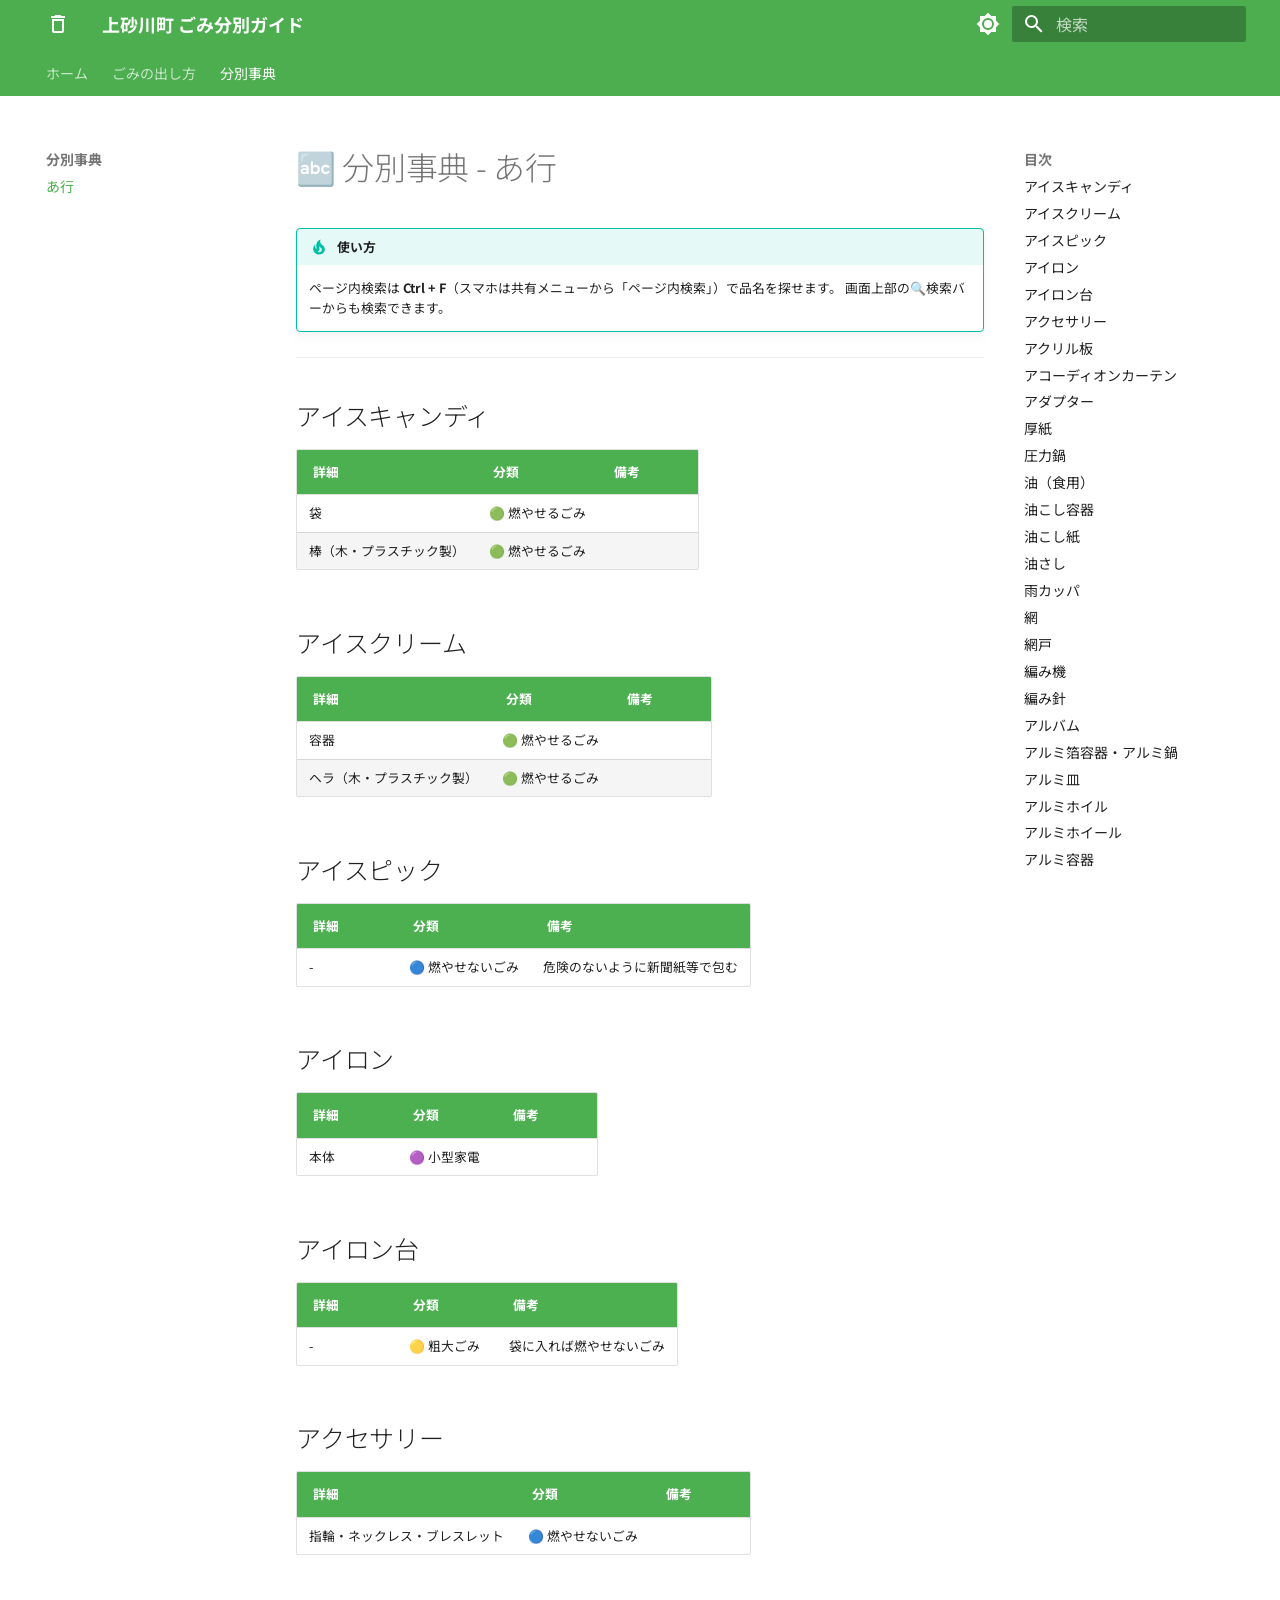
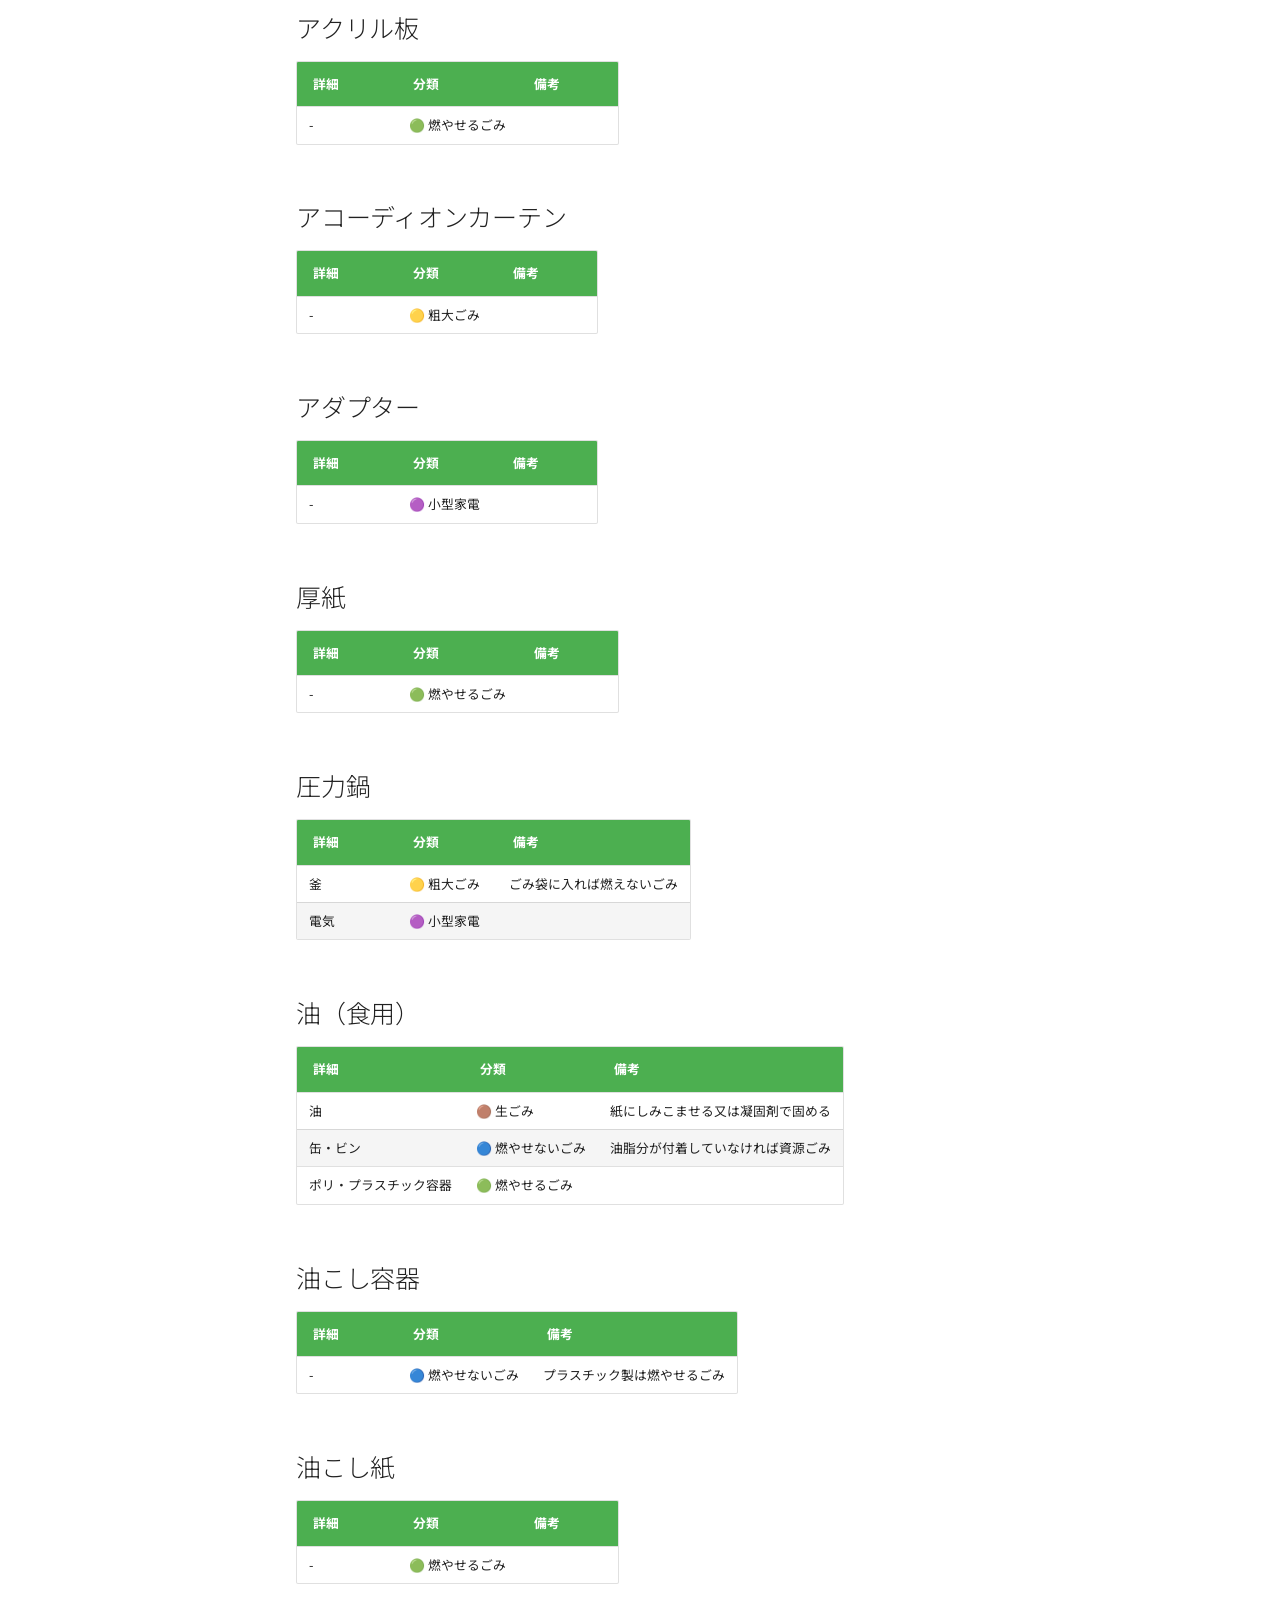
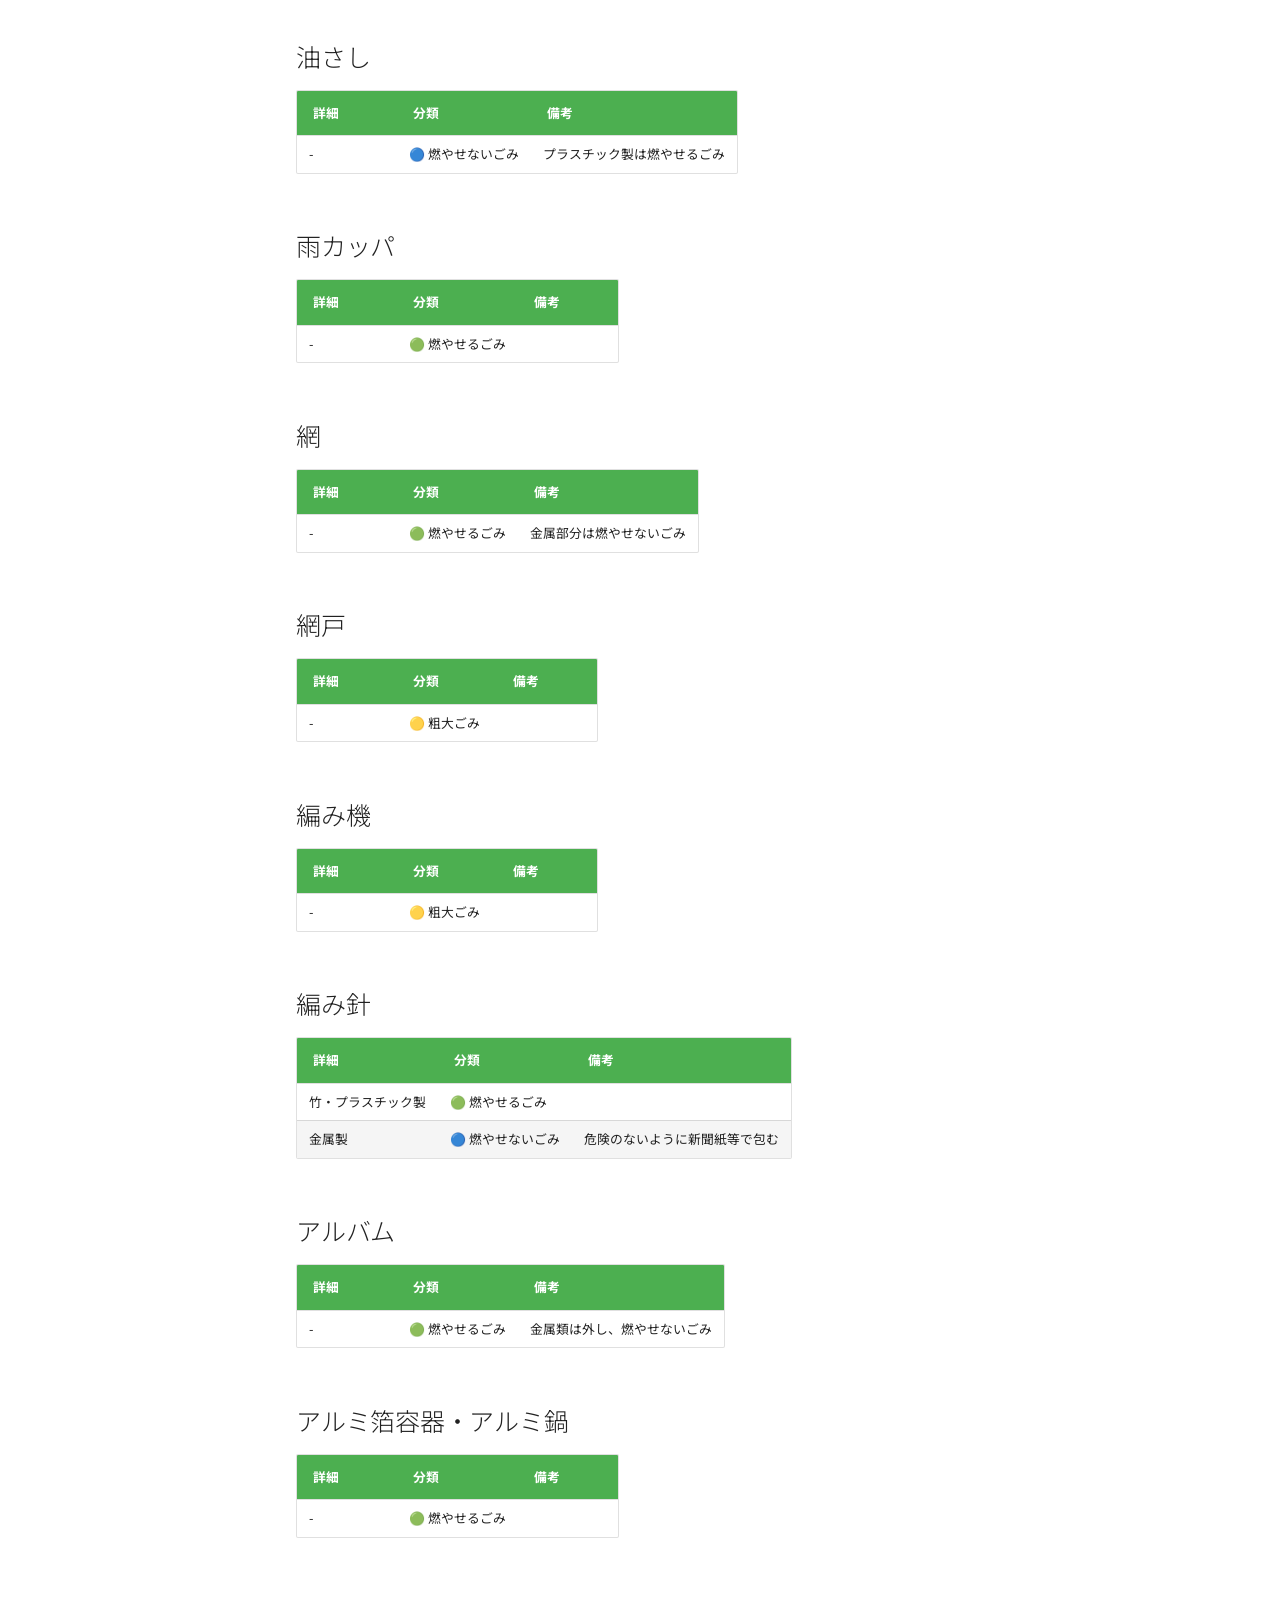
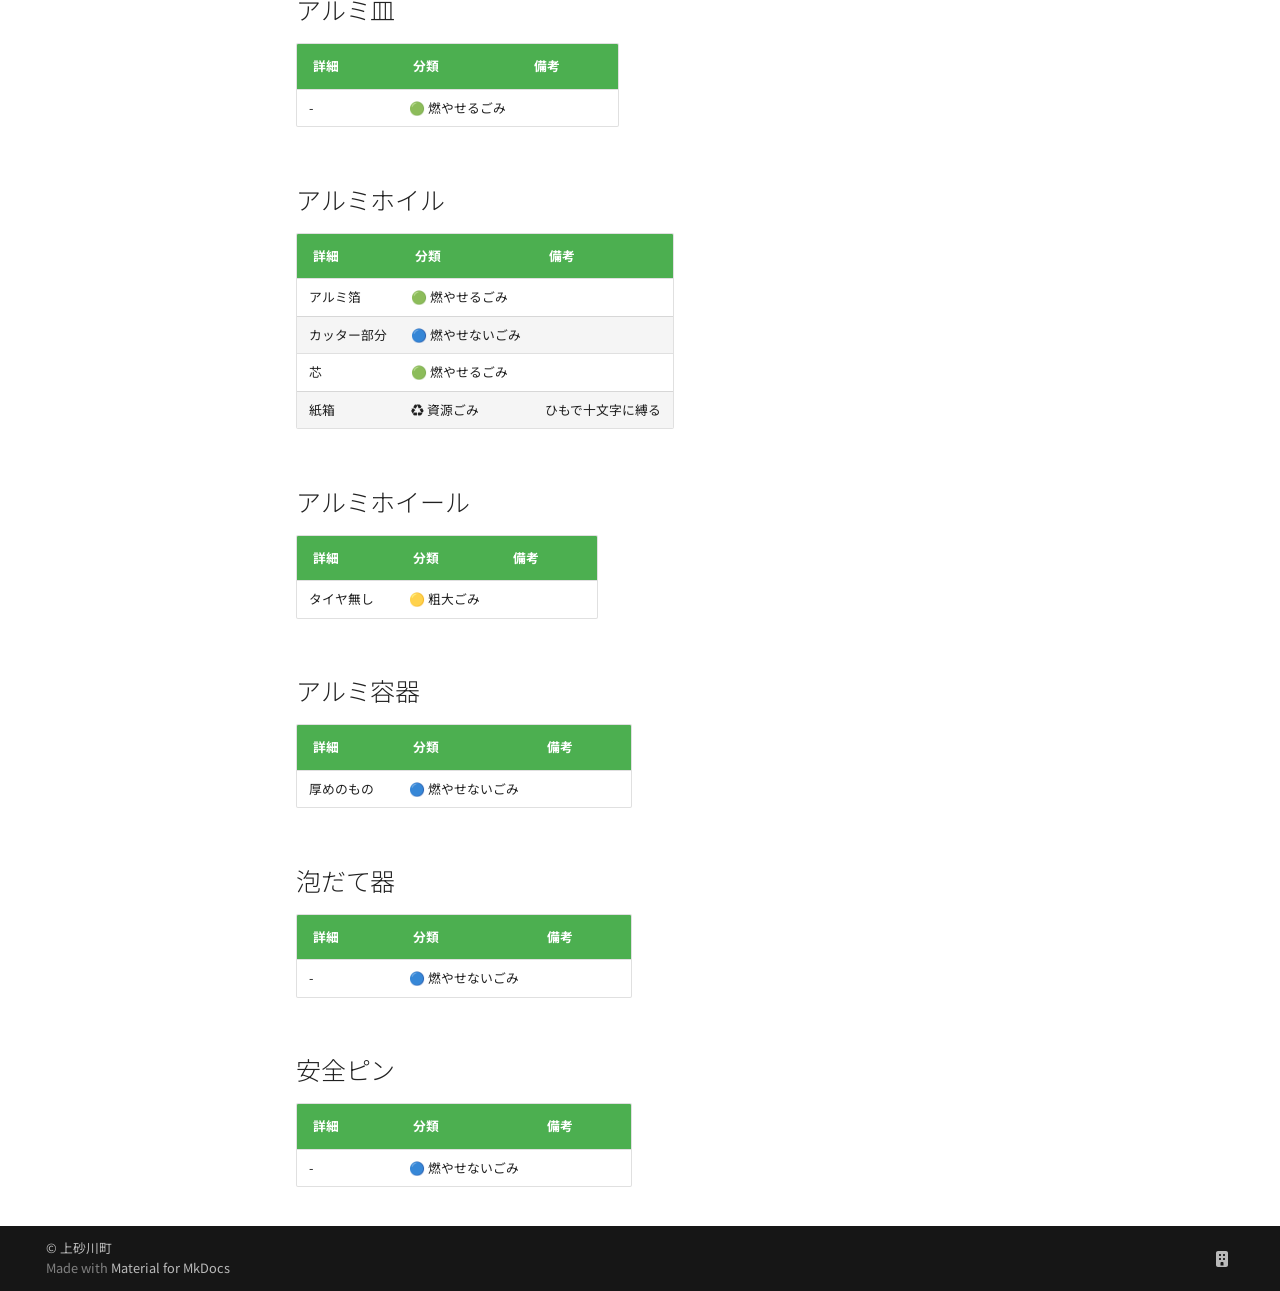
<file: dictionary/a/index.html>
<!doctype html>
<html lang="ja" class="no-js">
  <head>
    
      <meta charset="utf-8">
      <meta name="viewport" content="width=device-width,initial-scale=1">
      
        <meta name="description" content="上砂川町のごみの出し方・分別ルールを検索できます">
      
      
      
        <link rel="canonical" href="https://your-username.github.io/gomi-guide/dictionary/a/">
      
      
        <link rel="prev" href="../../how-to/">
      
      
      
        
      
      
      <link rel="icon" href="../../assets/images/favicon.png">
      <meta name="generator" content="mkdocs-1.6.1, mkdocs-material-9.7.5">
    
    
      
        <title>あ行 - 上砂川町 ごみ分別ガイド</title>
      
    
    
      <link rel="stylesheet" href="../../assets/stylesheets/main.484c7ddc.min.css">
      
        
        <link rel="stylesheet" href="../../assets/stylesheets/palette.ab4e12ef.min.css">
      
      


    
    
      
    
    
      
        
        
        <link rel="preconnect" href="https://fonts.gstatic.com" crossorigin>
        <link rel="stylesheet" href="https://fonts.googleapis.com/css?family=Noto+Sans+JP:300,300i,400,400i,700,700i%7CRoboto+Mono:400,400i,700,700i&display=fallback">
        <style>:root{--md-text-font:"Noto Sans JP";--md-code-font:"Roboto Mono"}</style>
      
    
    
      <link rel="stylesheet" href="../../stylesheets/extra.css">
    
    <script>__md_scope=new URL("../..",location),__md_hash=e=>[...e].reduce(((e,_)=>(e<<5)-e+_.charCodeAt(0)),0),__md_get=(e,_=localStorage,t=__md_scope)=>JSON.parse(_.getItem(t.pathname+"."+e)),__md_set=(e,_,t=localStorage,a=__md_scope)=>{try{t.setItem(a.pathname+"."+e,JSON.stringify(_))}catch(e){}}</script>
    
      

    
    
  </head>
  
  
    
    
      
    
    
    
    
    <body dir="ltr" data-md-color-scheme="default" data-md-color-primary="green" data-md-color-accent="light-green">
  
    
    <input class="md-toggle" data-md-toggle="drawer" type="checkbox" id="__drawer" autocomplete="off">
    <input class="md-toggle" data-md-toggle="search" type="checkbox" id="__search" autocomplete="off">
    <label class="md-overlay" for="__drawer"></label>
    <div data-md-component="skip">
      
        
        <a href="#-" class="md-skip">
          コンテンツにスキップ
        </a>
      
    </div>
    <div data-md-component="announce">
      
    </div>
    
    
      

<header class="md-header" data-md-component="header">
  <nav class="md-header__inner md-grid" aria-label="ヘッダー">
    <a href="../.." title="上砂川町 ごみ分別ガイド" class="md-header__button md-logo" aria-label="上砂川町 ごみ分別ガイド" data-md-component="logo">
      
  
  <svg xmlns="http://www.w3.org/2000/svg" viewBox="0 0 24 24"><path d="M6 19a2 2 0 0 0 2 2h8a2 2 0 0 0 2-2V7H6zM8 9h8v10H8zm7.5-5-1-1h-5l-1 1H5v2h14V4z"/></svg>

    </a>
    <label class="md-header__button md-icon" for="__drawer">
      
      <svg xmlns="http://www.w3.org/2000/svg" viewBox="0 0 24 24"><path d="M3 6h18v2H3zm0 5h18v2H3zm0 5h18v2H3z"/></svg>
    </label>
    <div class="md-header__title" data-md-component="header-title">
      <div class="md-header__ellipsis">
        <div class="md-header__topic">
          <span class="md-ellipsis">
            上砂川町 ごみ分別ガイド
          </span>
        </div>
        <div class="md-header__topic" data-md-component="header-topic">
          <span class="md-ellipsis">
            
              あ行
            
          </span>
        </div>
      </div>
    </div>
    
      
        <form class="md-header__option" data-md-component="palette">
  
    
    
    
    <input class="md-option" data-md-color-media="" data-md-color-scheme="default" data-md-color-primary="green" data-md-color-accent="light-green"  aria-label="ダークモードに切り替え"  type="radio" name="__palette" id="__palette_0">
    
      <label class="md-header__button md-icon" title="ダークモードに切り替え" for="__palette_1" hidden>
        <svg xmlns="http://www.w3.org/2000/svg" viewBox="0 0 24 24"><path d="M12 8a4 4 0 0 0-4 4 4 4 0 0 0 4 4 4 4 0 0 0 4-4 4 4 0 0 0-4-4m0 10a6 6 0 0 1-6-6 6 6 0 0 1 6-6 6 6 0 0 1 6 6 6 6 0 0 1-6 6m8-9.31V4h-4.69L12 .69 8.69 4H4v4.69L.69 12 4 15.31V20h4.69L12 23.31 15.31 20H20v-4.69L23.31 12z"/></svg>
      </label>
    
  
    
    
    
    <input class="md-option" data-md-color-media="" data-md-color-scheme="slate" data-md-color-primary="green" data-md-color-accent="light-green"  aria-label="ライトモードに切り替え"  type="radio" name="__palette" id="__palette_1">
    
      <label class="md-header__button md-icon" title="ライトモードに切り替え" for="__palette_0" hidden>
        <svg xmlns="http://www.w3.org/2000/svg" viewBox="0 0 24 24"><path d="M12 18c-.89 0-1.74-.2-2.5-.55C11.56 16.5 13 14.42 13 12s-1.44-4.5-3.5-5.45C10.26 6.2 11.11 6 12 6a6 6 0 0 1 6 6 6 6 0 0 1-6 6m8-9.31V4h-4.69L12 .69 8.69 4H4v4.69L.69 12 4 15.31V20h4.69L12 23.31 15.31 20H20v-4.69L23.31 12z"/></svg>
      </label>
    
  
</form>
      
    
    
      <script>var palette=__md_get("__palette");if(palette&&palette.color){if("(prefers-color-scheme)"===palette.color.media){var media=matchMedia("(prefers-color-scheme: light)"),input=document.querySelector(media.matches?"[data-md-color-media='(prefers-color-scheme: light)']":"[data-md-color-media='(prefers-color-scheme: dark)']");palette.color.media=input.getAttribute("data-md-color-media"),palette.color.scheme=input.getAttribute("data-md-color-scheme"),palette.color.primary=input.getAttribute("data-md-color-primary"),palette.color.accent=input.getAttribute("data-md-color-accent")}for(var[key,value]of Object.entries(palette.color))document.body.setAttribute("data-md-color-"+key,value)}</script>
    
    
    
      
      
        <label class="md-header__button md-icon" for="__search">
          
          <svg xmlns="http://www.w3.org/2000/svg" viewBox="0 0 24 24"><path d="M9.5 3A6.5 6.5 0 0 1 16 9.5c0 1.61-.59 3.09-1.56 4.23l.27.27h.79l5 5-1.5 1.5-5-5v-.79l-.27-.27A6.52 6.52 0 0 1 9.5 16 6.5 6.5 0 0 1 3 9.5 6.5 6.5 0 0 1 9.5 3m0 2C7 5 5 7 5 9.5S7 14 9.5 14 14 12 14 9.5 12 5 9.5 5"/></svg>
        </label>
        <div class="md-search" data-md-component="search" role="dialog">
  <label class="md-search__overlay" for="__search"></label>
  <div class="md-search__inner" role="search">
    <form class="md-search__form" name="search">
      <input type="text" class="md-search__input" name="query" aria-label="検索" placeholder="検索" autocapitalize="off" autocorrect="off" autocomplete="off" spellcheck="false" data-md-component="search-query" required>
      <label class="md-search__icon md-icon" for="__search">
        
        <svg xmlns="http://www.w3.org/2000/svg" viewBox="0 0 24 24"><path d="M9.5 3A6.5 6.5 0 0 1 16 9.5c0 1.61-.59 3.09-1.56 4.23l.27.27h.79l5 5-1.5 1.5-5-5v-.79l-.27-.27A6.52 6.52 0 0 1 9.5 16 6.5 6.5 0 0 1 3 9.5 6.5 6.5 0 0 1 9.5 3m0 2C7 5 5 7 5 9.5S7 14 9.5 14 14 12 14 9.5 12 5 9.5 5"/></svg>
        
        <svg xmlns="http://www.w3.org/2000/svg" viewBox="0 0 24 24"><path d="M20 11v2H8l5.5 5.5-1.42 1.42L4.16 12l7.92-7.92L13.5 5.5 8 11z"/></svg>
      </label>
      <nav class="md-search__options" aria-label="検索">
        
        <button type="reset" class="md-search__icon md-icon" title="クリア" aria-label="クリア" tabindex="-1">
          
          <svg xmlns="http://www.w3.org/2000/svg" viewBox="0 0 24 24"><path d="M19 6.41 17.59 5 12 10.59 6.41 5 5 6.41 10.59 12 5 17.59 6.41 19 12 13.41 17.59 19 19 17.59 13.41 12z"/></svg>
        </button>
      </nav>
      
        <div class="md-search__suggest" data-md-component="search-suggest"></div>
      
    </form>
    <div class="md-search__output">
      <div class="md-search__scrollwrap" tabindex="0" data-md-scrollfix>
        <div class="md-search-result" data-md-component="search-result">
          <div class="md-search-result__meta">
            検索を初期化
          </div>
          <ol class="md-search-result__list" role="presentation"></ol>
        </div>
      </div>
    </div>
  </div>
</div>
      
    
    
  </nav>
  
</header>
    
    <div class="md-container" data-md-component="container">
      
      
        
          
            
<nav class="md-tabs" aria-label="タブ" data-md-component="tabs">
  <div class="md-grid">
    <ul class="md-tabs__list">
      
        
  
  
  
  
    <li class="md-tabs__item">
      <a href="../.." class="md-tabs__link">
        
  
  
    
  
  ホーム

      </a>
    </li>
  

      
        
  
  
  
  
    <li class="md-tabs__item">
      <a href="../../how-to/" class="md-tabs__link">
        
  
  
    
  
  ごみの出し方

      </a>
    </li>
  

      
        
  
  
  
    
  
  
    
    
      <li class="md-tabs__item md-tabs__item--active">
        <a href="./" class="md-tabs__link">
          
  
  
  分別事典

        </a>
      </li>
    
  

      
    </ul>
  </div>
</nav>
          
        
      
      <main class="md-main" data-md-component="main">
        <div class="md-main__inner md-grid">
          
            
              
              <div class="md-sidebar md-sidebar--primary" data-md-component="sidebar" data-md-type="navigation" >
                <div class="md-sidebar__scrollwrap">
                  <div class="md-sidebar__inner">
                    


  


<nav class="md-nav md-nav--primary md-nav--lifted" aria-label="ナビゲーション" data-md-level="0">
  <label class="md-nav__title" for="__drawer">
    <a href="../.." title="上砂川町 ごみ分別ガイド" class="md-nav__button md-logo" aria-label="上砂川町 ごみ分別ガイド" data-md-component="logo">
      
  
  <svg xmlns="http://www.w3.org/2000/svg" viewBox="0 0 24 24"><path d="M6 19a2 2 0 0 0 2 2h8a2 2 0 0 0 2-2V7H6zM8 9h8v10H8zm7.5-5-1-1h-5l-1 1H5v2h14V4z"/></svg>

    </a>
    上砂川町 ごみ分別ガイド
  </label>
  
  <ul class="md-nav__list" data-md-scrollfix>
    
      
      
  
  
  
  
    <li class="md-nav__item">
      <a href="../.." class="md-nav__link">
        
  
  
  <span class="md-ellipsis">
    
  
    ホーム
  

    
  </span>
  
  

      </a>
    </li>
  

    
      
      
  
  
  
  
    <li class="md-nav__item">
      <a href="../../how-to/" class="md-nav__link">
        
  
  
  <span class="md-ellipsis">
    
  
    ごみの出し方
  

    
  </span>
  
  

      </a>
    </li>
  

    
      
      
  
  
    
  
  
  
    
    
    
    
      
        
        
      
      
    
    
    <li class="md-nav__item md-nav__item--active md-nav__item--section md-nav__item--nested">
      
        
        
        <input class="md-nav__toggle md-toggle " type="checkbox" id="__nav_3" checked>
        
          
          <label class="md-nav__link" for="__nav_3" id="__nav_3_label" tabindex="">
            
  
  
  <span class="md-ellipsis">
    
  
    分別事典
  

    
  </span>
  
  

            <span class="md-nav__icon md-icon"></span>
          </label>
        
        <nav class="md-nav" data-md-level="1" aria-labelledby="__nav_3_label" aria-expanded="true">
          <label class="md-nav__title" for="__nav_3">
            <span class="md-nav__icon md-icon"></span>
            
  
    分別事典
  

          </label>
          <ul class="md-nav__list" data-md-scrollfix>
            
              
                
  
  
    
  
  
  
    <li class="md-nav__item md-nav__item--active">
      
      <input class="md-nav__toggle md-toggle" type="checkbox" id="__toc">
      
      
        
      
      
        <label class="md-nav__link md-nav__link--active" for="__toc">
          
  
  
  <span class="md-ellipsis">
    
  
    あ行
  

    
  </span>
  
  

          <span class="md-nav__icon md-icon"></span>
        </label>
      
      <a href="./" class="md-nav__link md-nav__link--active">
        
  
  
  <span class="md-ellipsis">
    
  
    あ行
  

    
  </span>
  
  

      </a>
      
        

<nav class="md-nav md-nav--secondary" aria-label="目次">
  
  
  
    
  
  
    <label class="md-nav__title" for="__toc">
      <span class="md-nav__icon md-icon"></span>
      目次
    </label>
    <ul class="md-nav__list" data-md-component="toc" data-md-scrollfix>
      
        <li class="md-nav__item">
  <a href="#_1" class="md-nav__link">
    <span class="md-ellipsis">
      
        アイスキャンディ
      
    </span>
  </a>
  
</li>
      
        <li class="md-nav__item">
  <a href="#_2" class="md-nav__link">
    <span class="md-ellipsis">
      
        アイスクリーム
      
    </span>
  </a>
  
</li>
      
        <li class="md-nav__item">
  <a href="#_3" class="md-nav__link">
    <span class="md-ellipsis">
      
        アイスピック
      
    </span>
  </a>
  
</li>
      
        <li class="md-nav__item">
  <a href="#_4" class="md-nav__link">
    <span class="md-ellipsis">
      
        アイロン
      
    </span>
  </a>
  
</li>
      
        <li class="md-nav__item">
  <a href="#_5" class="md-nav__link">
    <span class="md-ellipsis">
      
        アイロン台
      
    </span>
  </a>
  
</li>
      
        <li class="md-nav__item">
  <a href="#_6" class="md-nav__link">
    <span class="md-ellipsis">
      
        アクセサリー
      
    </span>
  </a>
  
</li>
      
        <li class="md-nav__item">
  <a href="#_7" class="md-nav__link">
    <span class="md-ellipsis">
      
        アクリル板
      
    </span>
  </a>
  
</li>
      
        <li class="md-nav__item">
  <a href="#_8" class="md-nav__link">
    <span class="md-ellipsis">
      
        アコーディオンカーテン
      
    </span>
  </a>
  
</li>
      
        <li class="md-nav__item">
  <a href="#_9" class="md-nav__link">
    <span class="md-ellipsis">
      
        アダプター
      
    </span>
  </a>
  
</li>
      
        <li class="md-nav__item">
  <a href="#_10" class="md-nav__link">
    <span class="md-ellipsis">
      
        厚紙
      
    </span>
  </a>
  
</li>
      
        <li class="md-nav__item">
  <a href="#_11" class="md-nav__link">
    <span class="md-ellipsis">
      
        圧力鍋
      
    </span>
  </a>
  
</li>
      
        <li class="md-nav__item">
  <a href="#_12" class="md-nav__link">
    <span class="md-ellipsis">
      
        油（食用）
      
    </span>
  </a>
  
</li>
      
        <li class="md-nav__item">
  <a href="#_13" class="md-nav__link">
    <span class="md-ellipsis">
      
        油こし容器
      
    </span>
  </a>
  
</li>
      
        <li class="md-nav__item">
  <a href="#_14" class="md-nav__link">
    <span class="md-ellipsis">
      
        油こし紙
      
    </span>
  </a>
  
</li>
      
        <li class="md-nav__item">
  <a href="#_15" class="md-nav__link">
    <span class="md-ellipsis">
      
        油さし
      
    </span>
  </a>
  
</li>
      
        <li class="md-nav__item">
  <a href="#_16" class="md-nav__link">
    <span class="md-ellipsis">
      
        雨カッパ
      
    </span>
  </a>
  
</li>
      
        <li class="md-nav__item">
  <a href="#_17" class="md-nav__link">
    <span class="md-ellipsis">
      
        網
      
    </span>
  </a>
  
</li>
      
        <li class="md-nav__item">
  <a href="#_18" class="md-nav__link">
    <span class="md-ellipsis">
      
        網戸
      
    </span>
  </a>
  
</li>
      
        <li class="md-nav__item">
  <a href="#_19" class="md-nav__link">
    <span class="md-ellipsis">
      
        編み機
      
    </span>
  </a>
  
</li>
      
        <li class="md-nav__item">
  <a href="#_20" class="md-nav__link">
    <span class="md-ellipsis">
      
        編み針
      
    </span>
  </a>
  
</li>
      
        <li class="md-nav__item">
  <a href="#_21" class="md-nav__link">
    <span class="md-ellipsis">
      
        アルバム
      
    </span>
  </a>
  
</li>
      
        <li class="md-nav__item">
  <a href="#_22" class="md-nav__link">
    <span class="md-ellipsis">
      
        アルミ箔容器・アルミ鍋
      
    </span>
  </a>
  
</li>
      
        <li class="md-nav__item">
  <a href="#_23" class="md-nav__link">
    <span class="md-ellipsis">
      
        アルミ皿
      
    </span>
  </a>
  
</li>
      
        <li class="md-nav__item">
  <a href="#_24" class="md-nav__link">
    <span class="md-ellipsis">
      
        アルミホイル
      
    </span>
  </a>
  
</li>
      
        <li class="md-nav__item">
  <a href="#_25" class="md-nav__link">
    <span class="md-ellipsis">
      
        アルミホイール
      
    </span>
  </a>
  
</li>
      
        <li class="md-nav__item">
  <a href="#_26" class="md-nav__link">
    <span class="md-ellipsis">
      
        アルミ容器
      
    </span>
  </a>
  
</li>
      
        <li class="md-nav__item">
  <a href="#_27" class="md-nav__link">
    <span class="md-ellipsis">
      
        泡だて器
      
    </span>
  </a>
  
</li>
      
        <li class="md-nav__item">
  <a href="#_28" class="md-nav__link">
    <span class="md-ellipsis">
      
        安全ピン
      
    </span>
  </a>
  
</li>
      
    </ul>
  
</nav>
      
    </li>
  

              
            
          </ul>
        </nav>
      
    </li>
  

    
  </ul>
</nav>
                  </div>
                </div>
              </div>
            
            
              
              <div class="md-sidebar md-sidebar--secondary" data-md-component="sidebar" data-md-type="toc" >
                <div class="md-sidebar__scrollwrap">
                  <div class="md-sidebar__inner">
                    

<nav class="md-nav md-nav--secondary" aria-label="目次">
  
  
  
    
  
  
    <label class="md-nav__title" for="__toc">
      <span class="md-nav__icon md-icon"></span>
      目次
    </label>
    <ul class="md-nav__list" data-md-component="toc" data-md-scrollfix>
      
        <li class="md-nav__item">
  <a href="#_1" class="md-nav__link">
    <span class="md-ellipsis">
      
        アイスキャンディ
      
    </span>
  </a>
  
</li>
      
        <li class="md-nav__item">
  <a href="#_2" class="md-nav__link">
    <span class="md-ellipsis">
      
        アイスクリーム
      
    </span>
  </a>
  
</li>
      
        <li class="md-nav__item">
  <a href="#_3" class="md-nav__link">
    <span class="md-ellipsis">
      
        アイスピック
      
    </span>
  </a>
  
</li>
      
        <li class="md-nav__item">
  <a href="#_4" class="md-nav__link">
    <span class="md-ellipsis">
      
        アイロン
      
    </span>
  </a>
  
</li>
      
        <li class="md-nav__item">
  <a href="#_5" class="md-nav__link">
    <span class="md-ellipsis">
      
        アイロン台
      
    </span>
  </a>
  
</li>
      
        <li class="md-nav__item">
  <a href="#_6" class="md-nav__link">
    <span class="md-ellipsis">
      
        アクセサリー
      
    </span>
  </a>
  
</li>
      
        <li class="md-nav__item">
  <a href="#_7" class="md-nav__link">
    <span class="md-ellipsis">
      
        アクリル板
      
    </span>
  </a>
  
</li>
      
        <li class="md-nav__item">
  <a href="#_8" class="md-nav__link">
    <span class="md-ellipsis">
      
        アコーディオンカーテン
      
    </span>
  </a>
  
</li>
      
        <li class="md-nav__item">
  <a href="#_9" class="md-nav__link">
    <span class="md-ellipsis">
      
        アダプター
      
    </span>
  </a>
  
</li>
      
        <li class="md-nav__item">
  <a href="#_10" class="md-nav__link">
    <span class="md-ellipsis">
      
        厚紙
      
    </span>
  </a>
  
</li>
      
        <li class="md-nav__item">
  <a href="#_11" class="md-nav__link">
    <span class="md-ellipsis">
      
        圧力鍋
      
    </span>
  </a>
  
</li>
      
        <li class="md-nav__item">
  <a href="#_12" class="md-nav__link">
    <span class="md-ellipsis">
      
        油（食用）
      
    </span>
  </a>
  
</li>
      
        <li class="md-nav__item">
  <a href="#_13" class="md-nav__link">
    <span class="md-ellipsis">
      
        油こし容器
      
    </span>
  </a>
  
</li>
      
        <li class="md-nav__item">
  <a href="#_14" class="md-nav__link">
    <span class="md-ellipsis">
      
        油こし紙
      
    </span>
  </a>
  
</li>
      
        <li class="md-nav__item">
  <a href="#_15" class="md-nav__link">
    <span class="md-ellipsis">
      
        油さし
      
    </span>
  </a>
  
</li>
      
        <li class="md-nav__item">
  <a href="#_16" class="md-nav__link">
    <span class="md-ellipsis">
      
        雨カッパ
      
    </span>
  </a>
  
</li>
      
        <li class="md-nav__item">
  <a href="#_17" class="md-nav__link">
    <span class="md-ellipsis">
      
        網
      
    </span>
  </a>
  
</li>
      
        <li class="md-nav__item">
  <a href="#_18" class="md-nav__link">
    <span class="md-ellipsis">
      
        網戸
      
    </span>
  </a>
  
</li>
      
        <li class="md-nav__item">
  <a href="#_19" class="md-nav__link">
    <span class="md-ellipsis">
      
        編み機
      
    </span>
  </a>
  
</li>
      
        <li class="md-nav__item">
  <a href="#_20" class="md-nav__link">
    <span class="md-ellipsis">
      
        編み針
      
    </span>
  </a>
  
</li>
      
        <li class="md-nav__item">
  <a href="#_21" class="md-nav__link">
    <span class="md-ellipsis">
      
        アルバム
      
    </span>
  </a>
  
</li>
      
        <li class="md-nav__item">
  <a href="#_22" class="md-nav__link">
    <span class="md-ellipsis">
      
        アルミ箔容器・アルミ鍋
      
    </span>
  </a>
  
</li>
      
        <li class="md-nav__item">
  <a href="#_23" class="md-nav__link">
    <span class="md-ellipsis">
      
        アルミ皿
      
    </span>
  </a>
  
</li>
      
        <li class="md-nav__item">
  <a href="#_24" class="md-nav__link">
    <span class="md-ellipsis">
      
        アルミホイル
      
    </span>
  </a>
  
</li>
      
        <li class="md-nav__item">
  <a href="#_25" class="md-nav__link">
    <span class="md-ellipsis">
      
        アルミホイール
      
    </span>
  </a>
  
</li>
      
        <li class="md-nav__item">
  <a href="#_26" class="md-nav__link">
    <span class="md-ellipsis">
      
        アルミ容器
      
    </span>
  </a>
  
</li>
      
        <li class="md-nav__item">
  <a href="#_27" class="md-nav__link">
    <span class="md-ellipsis">
      
        泡だて器
      
    </span>
  </a>
  
</li>
      
        <li class="md-nav__item">
  <a href="#_28" class="md-nav__link">
    <span class="md-ellipsis">
      
        安全ピン
      
    </span>
  </a>
  
</li>
      
    </ul>
  
</nav>
                  </div>
                </div>
              </div>
            
          
          
            <div class="md-content" data-md-component="content">
              
              <article class="md-content__inner md-typeset">
                
                  



<h1 id="-">🔤 分別事典 - あ行</h1>
<div class="admonition tip">
<p class="admonition-title">使い方</p>
<p>ページ内検索は <strong>Ctrl + F</strong>（スマホは共有メニューから「ページ内検索」）で品名を探せます。
画面上部の🔍検索バーからも検索できます。</p>
</div>
<hr />
<h2 id="_1">アイスキャンディ</h2>
<table>
<thead>
<tr>
<th>詳細</th>
<th>分類</th>
<th>備考</th>
</tr>
</thead>
<tbody>
<tr>
<td>袋</td>
<td>🟢 燃やせるごみ</td>
<td></td>
</tr>
<tr>
<td>棒（木・プラスチック製）</td>
<td>🟢 燃やせるごみ</td>
<td></td>
</tr>
</tbody>
</table>
<h2 id="_2">アイスクリーム</h2>
<table>
<thead>
<tr>
<th>詳細</th>
<th>分類</th>
<th>備考</th>
</tr>
</thead>
<tbody>
<tr>
<td>容器</td>
<td>🟢 燃やせるごみ</td>
<td></td>
</tr>
<tr>
<td>ヘラ（木・プラスチック製）</td>
<td>🟢 燃やせるごみ</td>
<td></td>
</tr>
</tbody>
</table>
<h2 id="_3">アイスピック</h2>
<table>
<thead>
<tr>
<th>詳細</th>
<th>分類</th>
<th>備考</th>
</tr>
</thead>
<tbody>
<tr>
<td>-</td>
<td>🔵 燃やせないごみ</td>
<td>危険のないように新聞紙等で包む</td>
</tr>
</tbody>
</table>
<h2 id="_4">アイロン</h2>
<table>
<thead>
<tr>
<th>詳細</th>
<th>分類</th>
<th>備考</th>
</tr>
</thead>
<tbody>
<tr>
<td>本体</td>
<td>🟣 小型家電</td>
<td></td>
</tr>
</tbody>
</table>
<h2 id="_5">アイロン台</h2>
<table>
<thead>
<tr>
<th>詳細</th>
<th>分類</th>
<th>備考</th>
</tr>
</thead>
<tbody>
<tr>
<td>-</td>
<td>🟡 粗大ごみ</td>
<td>袋に入れば燃やせないごみ</td>
</tr>
</tbody>
</table>
<h2 id="_6">アクセサリー</h2>
<table>
<thead>
<tr>
<th>詳細</th>
<th>分類</th>
<th>備考</th>
</tr>
</thead>
<tbody>
<tr>
<td>指輪・ネックレス・ブレスレット</td>
<td>🔵 燃やせないごみ</td>
<td></td>
</tr>
</tbody>
</table>
<h2 id="_7">アクリル板</h2>
<table>
<thead>
<tr>
<th>詳細</th>
<th>分類</th>
<th>備考</th>
</tr>
</thead>
<tbody>
<tr>
<td>-</td>
<td>🟢 燃やせるごみ</td>
<td></td>
</tr>
</tbody>
</table>
<h2 id="_8">アコーディオンカーテン</h2>
<table>
<thead>
<tr>
<th>詳細</th>
<th>分類</th>
<th>備考</th>
</tr>
</thead>
<tbody>
<tr>
<td>-</td>
<td>🟡 粗大ごみ</td>
<td></td>
</tr>
</tbody>
</table>
<h2 id="_9">アダプター</h2>
<table>
<thead>
<tr>
<th>詳細</th>
<th>分類</th>
<th>備考</th>
</tr>
</thead>
<tbody>
<tr>
<td>-</td>
<td>🟣 小型家電</td>
<td></td>
</tr>
</tbody>
</table>
<h2 id="_10">厚紙</h2>
<table>
<thead>
<tr>
<th>詳細</th>
<th>分類</th>
<th>備考</th>
</tr>
</thead>
<tbody>
<tr>
<td>-</td>
<td>🟢 燃やせるごみ</td>
<td></td>
</tr>
</tbody>
</table>
<h2 id="_11">圧力鍋</h2>
<table>
<thead>
<tr>
<th>詳細</th>
<th>分類</th>
<th>備考</th>
</tr>
</thead>
<tbody>
<tr>
<td>釜</td>
<td>🟡 粗大ごみ</td>
<td>ごみ袋に入れば燃えないごみ</td>
</tr>
<tr>
<td>電気</td>
<td>🟣 小型家電</td>
<td></td>
</tr>
</tbody>
</table>
<h2 id="_12">油（食用）</h2>
<table>
<thead>
<tr>
<th>詳細</th>
<th>分類</th>
<th>備考</th>
</tr>
</thead>
<tbody>
<tr>
<td>油</td>
<td>🟤 生ごみ</td>
<td>紙にしみこませる又は凝固剤で固める</td>
</tr>
<tr>
<td>缶・ビン</td>
<td>🔵 燃やせないごみ</td>
<td>油脂分が付着していなければ資源ごみ</td>
</tr>
<tr>
<td>ポリ・プラスチック容器</td>
<td>🟢 燃やせるごみ</td>
<td></td>
</tr>
</tbody>
</table>
<h2 id="_13">油こし容器</h2>
<table>
<thead>
<tr>
<th>詳細</th>
<th>分類</th>
<th>備考</th>
</tr>
</thead>
<tbody>
<tr>
<td>-</td>
<td>🔵 燃やせないごみ</td>
<td>プラスチック製は燃やせるごみ</td>
</tr>
</tbody>
</table>
<h2 id="_14">油こし紙</h2>
<table>
<thead>
<tr>
<th>詳細</th>
<th>分類</th>
<th>備考</th>
</tr>
</thead>
<tbody>
<tr>
<td>-</td>
<td>🟢 燃やせるごみ</td>
<td></td>
</tr>
</tbody>
</table>
<h2 id="_15">油さし</h2>
<table>
<thead>
<tr>
<th>詳細</th>
<th>分類</th>
<th>備考</th>
</tr>
</thead>
<tbody>
<tr>
<td>-</td>
<td>🔵 燃やせないごみ</td>
<td>プラスチック製は燃やせるごみ</td>
</tr>
</tbody>
</table>
<h2 id="_16">雨カッパ</h2>
<table>
<thead>
<tr>
<th>詳細</th>
<th>分類</th>
<th>備考</th>
</tr>
</thead>
<tbody>
<tr>
<td>-</td>
<td>🟢 燃やせるごみ</td>
<td></td>
</tr>
</tbody>
</table>
<h2 id="_17">網</h2>
<table>
<thead>
<tr>
<th>詳細</th>
<th>分類</th>
<th>備考</th>
</tr>
</thead>
<tbody>
<tr>
<td>-</td>
<td>🟢 燃やせるごみ</td>
<td>金属部分は燃やせないごみ</td>
</tr>
</tbody>
</table>
<h2 id="_18">網戸</h2>
<table>
<thead>
<tr>
<th>詳細</th>
<th>分類</th>
<th>備考</th>
</tr>
</thead>
<tbody>
<tr>
<td>-</td>
<td>🟡 粗大ごみ</td>
<td></td>
</tr>
</tbody>
</table>
<h2 id="_19">編み機</h2>
<table>
<thead>
<tr>
<th>詳細</th>
<th>分類</th>
<th>備考</th>
</tr>
</thead>
<tbody>
<tr>
<td>-</td>
<td>🟡 粗大ごみ</td>
<td></td>
</tr>
</tbody>
</table>
<h2 id="_20">編み針</h2>
<table>
<thead>
<tr>
<th>詳細</th>
<th>分類</th>
<th>備考</th>
</tr>
</thead>
<tbody>
<tr>
<td>竹・プラスチック製</td>
<td>🟢 燃やせるごみ</td>
<td></td>
</tr>
<tr>
<td>金属製</td>
<td>🔵 燃やせないごみ</td>
<td>危険のないように新聞紙等で包む</td>
</tr>
</tbody>
</table>
<h2 id="_21">アルバム</h2>
<table>
<thead>
<tr>
<th>詳細</th>
<th>分類</th>
<th>備考</th>
</tr>
</thead>
<tbody>
<tr>
<td>-</td>
<td>🟢 燃やせるごみ</td>
<td>金属類は外し、燃やせないごみ</td>
</tr>
</tbody>
</table>
<h2 id="_22">アルミ箔容器・アルミ鍋</h2>
<table>
<thead>
<tr>
<th>詳細</th>
<th>分類</th>
<th>備考</th>
</tr>
</thead>
<tbody>
<tr>
<td>-</td>
<td>🟢 燃やせるごみ</td>
<td></td>
</tr>
</tbody>
</table>
<h2 id="_23">アルミ皿</h2>
<table>
<thead>
<tr>
<th>詳細</th>
<th>分類</th>
<th>備考</th>
</tr>
</thead>
<tbody>
<tr>
<td>-</td>
<td>🟢 燃やせるごみ</td>
<td></td>
</tr>
</tbody>
</table>
<h2 id="_24">アルミホイル</h2>
<table>
<thead>
<tr>
<th>詳細</th>
<th>分類</th>
<th>備考</th>
</tr>
</thead>
<tbody>
<tr>
<td>アルミ箔</td>
<td>🟢 燃やせるごみ</td>
<td></td>
</tr>
<tr>
<td>カッター部分</td>
<td>🔵 燃やせないごみ</td>
<td></td>
</tr>
<tr>
<td>芯</td>
<td>🟢 燃やせるごみ</td>
<td></td>
</tr>
<tr>
<td>紙箱</td>
<td>♻️ 資源ごみ</td>
<td>ひもで十文字に縛る</td>
</tr>
</tbody>
</table>
<h2 id="_25">アルミホイール</h2>
<table>
<thead>
<tr>
<th>詳細</th>
<th>分類</th>
<th>備考</th>
</tr>
</thead>
<tbody>
<tr>
<td>タイヤ無し</td>
<td>🟡 粗大ごみ</td>
<td></td>
</tr>
</tbody>
</table>
<h2 id="_26">アルミ容器</h2>
<table>
<thead>
<tr>
<th>詳細</th>
<th>分類</th>
<th>備考</th>
</tr>
</thead>
<tbody>
<tr>
<td>厚めのもの</td>
<td>🔵 燃やせないごみ</td>
<td></td>
</tr>
</tbody>
</table>
<h2 id="_27">泡だて器</h2>
<table>
<thead>
<tr>
<th>詳細</th>
<th>分類</th>
<th>備考</th>
</tr>
</thead>
<tbody>
<tr>
<td>-</td>
<td>🔵 燃やせないごみ</td>
<td></td>
</tr>
</tbody>
</table>
<h2 id="_28">安全ピン</h2>
<table>
<thead>
<tr>
<th>詳細</th>
<th>分類</th>
<th>備考</th>
</tr>
</thead>
<tbody>
<tr>
<td>-</td>
<td>🔵 燃やせないごみ</td>
<td></td>
</tr>
</tbody>
</table>












                
              </article>
            </div>
          
          
<script>var target=document.getElementById(location.hash.slice(1));target&&target.name&&(target.checked=target.name.startsWith("__tabbed_"))</script>
        </div>
        
          <button type="button" class="md-top md-icon" data-md-component="top" hidden>
  
  <svg xmlns="http://www.w3.org/2000/svg" viewBox="0 0 24 24"><path d="M13 20h-2V8l-5.5 5.5-1.42-1.42L12 4.16l7.92 7.92-1.42 1.42L13 8z"/></svg>
  ページトップへ戻る
</button>
        
      </main>
      
        <footer class="md-footer">
  
  <div class="md-footer-meta md-typeset">
    <div class="md-footer-meta__inner md-grid">
      <div class="md-copyright">
  
    <div class="md-copyright__highlight">
      &copy; 上砂川町
    </div>
  
  
    Made with
    <a href="https://squidfunk.github.io/mkdocs-material/" target="_blank" rel="noopener">
      Material for MkDocs
    </a>
  
</div>
      
        
<div class="md-social">
  
    
    
    
    
    <a href="https://town.kamisunagawa.hokkaido.jp/" target="_blank" rel="noopener" title="上砂川町公式サイト" class="md-social__link">
      <svg xmlns="http://www.w3.org/2000/svg" viewBox="0 0 384 512"><!--! Font Awesome Free 7.1.0 by @fontawesome - https://fontawesome.com License - https://fontawesome.com/license/free (Icons: CC BY 4.0, Fonts: SIL OFL 1.1, Code: MIT License) Copyright 2025 Fonticons, Inc.--><path d="M64 0C28.7 0 0 28.7 0 64v384c0 35.3 28.7 64 64 64h256c35.3 0 64-28.7 64-64V64c0-35.3-28.7-64-64-64zm112 352h32c17.7 0 32 14.3 32 32v80h-96v-80c0-17.7 14.3-32 32-32M96 112c0-8.8 7.2-16 16-16h32c8.8 0 16 7.2 16 16v32c0 8.8-7.2 16-16 16h-32c-8.8 0-16-7.2-16-16zm144-16h32c8.8 0 16 7.2 16 16v32c0 8.8-7.2 16-16 16h-32c-8.8 0-16-7.2-16-16v-32c0-8.8 7.2-16 16-16M96 240c0-8.8 7.2-16 16-16h32c8.8 0 16 7.2 16 16v32c0 8.8-7.2 16-16 16h-32c-8.8 0-16-7.2-16-16zm144-16h32c8.8 0 16 7.2 16 16v32c0 8.8-7.2 16-16 16h-32c-8.8 0-16-7.2-16-16v-32c0-8.8 7.2-16 16-16"/></svg>
    </a>
  
</div>
      
    </div>
  </div>
</footer>
      
    </div>
    <div class="md-dialog" data-md-component="dialog">
      <div class="md-dialog__inner md-typeset"></div>
    </div>
    
    
    
      
      
      <script id="__config" type="application/json">{"annotate": null, "base": "../..", "features": ["navigation.instant", "navigation.tabs", "navigation.top", "search.highlight", "search.suggest"], "search": "../../assets/javascripts/workers/search.2c215733.min.js", "tags": null, "translations": {"clipboard.copied": "\u30b3\u30d4\u30fc\u3057\u307e\u3057\u305f", "clipboard.copy": "\u30af\u30ea\u30c3\u30d7\u30dc\u30fc\u30c9\u3078\u30b3\u30d4\u30fc", "search.result.more.one": "\u3053\u306e\u30da\u30fc\u30b8\u5185\u306b\u3082\u30461\u4ef6\u898b\u3064\u304b\u308a\u307e\u3057\u305f", "search.result.more.other": "\u3053\u306e\u30da\u30fc\u30b8\u5185\u306b\u3042\u3068#\u4ef6\u898b\u3064\u304b\u308a\u307e\u3057\u305f", "search.result.none": "\u4f55\u3082\u898b\u3064\u304b\u308a\u307e\u305b\u3093\u3067\u3057\u305f", "search.result.one": "1\u4ef6\u898b\u3064\u304b\u308a\u307e\u3057\u305f", "search.result.other": "#\u4ef6\u898b\u3064\u304b\u308a\u307e\u3057\u305f", "search.result.placeholder": "\u691c\u7d22\u30ad\u30fc\u30ef\u30fc\u30c9\u3092\u5165\u529b\u3057\u3066\u304f\u3060\u3055\u3044", "search.result.term.missing": "\u691c\u7d22\u306b\u542b\u307e\u308c\u306a\u3044", "select.version": "\u30d0\u30fc\u30b8\u30e7\u30f3\u5207\u308a\u66ff\u3048"}, "version": null}</script>
    
    
      <script src="../../assets/javascripts/bundle.79ae519e.min.js"></script>
      
    
  </body>
</html>
</file>
<file: stylesheets/extra.css>
/* 表の見やすさ向上 */
.md-typeset table:not([class]) th {
    background-color: #4caf50;
    color: white;
    font-weight: bold;
}

.md-typeset table:not([class]) tr:nth-child(even) {
    background-color: #f5f5f5;
}

/* 分類の絵文字を見やすく */
.md-typeset table:not([class]) td {
    vertical-align: middle;
    padding: 8px 12px;
}
</file>
<file: assets/stylesheets/main.484c7ddc.min.css>
@charset "UTF-8";html{-webkit-text-size-adjust:none;-moz-text-size-adjust:none;text-size-adjust:none;box-sizing:border-box}*,:after,:before{box-sizing:inherit}@media (prefers-reduced-motion){*,:after,:before{transition:none!important}}body{margin:0}a,button,input,label{-webkit-tap-highlight-color:transparent}a{color:inherit;text-decoration:none}hr{border:0;box-sizing:initial;display:block;height:.05rem;overflow:visible;padding:0}small{font-size:80%}sub,sup{line-height:1em}img{border-style:none}table{border-collapse:initial;border-spacing:0}td,th{font-weight:400;vertical-align:top}button{background:#0000;border:0;font-family:inherit;font-size:inherit;margin:0;padding:0}input{border:0;outline:none}:root{--md-primary-fg-color:#4051b5;--md-primary-fg-color--light:#5d6cc0;--md-primary-fg-color--dark:#303fa1;--md-primary-bg-color:#fff;--md-primary-bg-color--light:#ffffffb3;--md-accent-fg-color:#526cfe;--md-accent-fg-color--transparent:#526cfe1a;--md-accent-bg-color:#fff;--md-accent-bg-color--light:#ffffffb3}[data-md-color-scheme=default]{color-scheme:light}[data-md-color-scheme=default] img[src$="#gh-dark-mode-only"],[data-md-color-scheme=default] img[src$="#only-dark"]{display:none}:root,[data-md-color-scheme=default]{--md-hue:225deg;--md-default-fg-color:#000000de;--md-default-fg-color--light:#0000008a;--md-default-fg-color--lighter:#00000052;--md-default-fg-color--lightest:#00000012;--md-default-bg-color:#fff;--md-default-bg-color--light:#ffffffb3;--md-default-bg-color--lighter:#ffffff4d;--md-default-bg-color--lightest:#ffffff1f;--md-code-fg-color:#36464e;--md-code-bg-color:#f5f5f5;--md-code-bg-color--light:#f5f5f5b3;--md-code-bg-color--lighter:#f5f5f54d;--md-code-hl-color:#4287ff;--md-code-hl-color--light:#4287ff1a;--md-code-hl-number-color:#d52a2a;--md-code-hl-special-color:#db1457;--md-code-hl-function-color:#a846b9;--md-code-hl-constant-color:#6e59d9;--md-code-hl-keyword-color:#3f6ec6;--md-code-hl-string-color:#1c7d4d;--md-code-hl-name-color:var(--md-code-fg-color);--md-code-hl-operator-color:var(--md-default-fg-color--light);--md-code-hl-punctuation-color:var(--md-default-fg-color--light);--md-code-hl-comment-color:var(--md-default-fg-color--light);--md-code-hl-generic-color:var(--md-default-fg-color--light);--md-code-hl-variable-color:var(--md-default-fg-color--light);--md-typeset-color:var(--md-default-fg-color);--md-typeset-a-color:var(--md-primary-fg-color);--md-typeset-del-color:#f5503d26;--md-typeset-ins-color:#0bd57026;--md-typeset-kbd-color:#fafafa;--md-typeset-kbd-accent-color:#fff;--md-typeset-kbd-border-color:#b8b8b8;--md-typeset-mark-color:#ffff0080;--md-typeset-table-color:#0000001f;--md-typeset-table-color--light:rgba(0,0,0,.035);--md-admonition-fg-color:var(--md-default-fg-color);--md-admonition-bg-color:var(--md-default-bg-color);--md-warning-fg-color:#000000de;--md-warning-bg-color:#ff9;--md-footer-fg-color:#fff;--md-footer-fg-color--light:#ffffffb3;--md-footer-fg-color--lighter:#ffffff73;--md-footer-bg-color:#000000de;--md-footer-bg-color--dark:#00000052;--md-shadow-z1:0 0.2rem 0.5rem #0000000d,0 0 0.05rem #0000001a;--md-shadow-z2:0 0.2rem 0.5rem #0000001a,0 0 0.05rem #00000040;--md-shadow-z3:0 0.2rem 0.5rem #0003,0 0 0.05rem #00000059}.md-icon svg{fill:currentcolor;display:block;height:1.2rem;width:1.2rem}body{-webkit-font-smoothing:antialiased;-moz-osx-font-smoothing:grayscale;--md-text-font-family:var(--md-text-font,_),-apple-system,BlinkMacSystemFont,Helvetica,Arial,sans-serif;--md-code-font-family:var(--md-code-font,_),SFMono-Regular,Consolas,Menlo,monospace}aside,body,input{font-feature-settings:"kern","liga";color:var(--md-typeset-color);font-family:var(--md-text-font-family)}code,kbd,pre{font-feature-settings:"kern";font-family:var(--md-code-font-family)}:root{--md-typeset-table-sort-icon:url('data:image/svg+xml;charset=utf-8,<svg xmlns="http://www.w3.org/2000/svg" viewBox="0 0 24 24"><path d="m18 21-4-4h3V7h-3l4-4 4 4h-3v10h3M2 19v-2h10v2M2 13v-2h7v2M2 7V5h4v2z"/></svg>');--md-typeset-table-sort-icon--asc:url('data:image/svg+xml;charset=utf-8,<svg xmlns="http://www.w3.org/2000/svg" viewBox="0 0 24 24"><path d="M19 17h3l-4 4-4-4h3V3h2M2 17h10v2H2M6 5v2H2V5m0 6h7v2H2z"/></svg>');--md-typeset-table-sort-icon--desc:url('data:image/svg+xml;charset=utf-8,<svg xmlns="http://www.w3.org/2000/svg" viewBox="0 0 24 24"><path d="M19 7h3l-4-4-4 4h3v14h2M2 17h10v2H2M6 5v2H2V5m0 6h7v2H2z"/></svg>')}.md-typeset{-webkit-print-color-adjust:exact;color-adjust:exact;font-size:.8rem;line-height:1.6;overflow-wrap:break-word}@media print{.md-typeset{font-size:.68rem}}.md-typeset blockquote,.md-typeset dl,.md-typeset figure,.md-typeset ol,.md-typeset pre,.md-typeset ul{margin-bottom:1em;margin-top:1em}.md-typeset h1{color:var(--md-default-fg-color--light);font-size:2em;line-height:1.3;margin:0 0 1.25em}.md-typeset h1,.md-typeset h2{font-weight:300;letter-spacing:-.01em}.md-typeset h2{font-size:1.5625em;line-height:1.4;margin:1.6em 0 .64em}.md-typeset h3{font-size:1.25em;font-weight:400;letter-spacing:-.01em;line-height:1.5;margin:1.6em 0 .8em}.md-typeset h2+h3{margin-top:.8em}.md-typeset h4{font-weight:700;letter-spacing:-.01em;margin:1em 0}.md-typeset h5,.md-typeset h6{color:var(--md-default-fg-color--light);font-size:.8em;font-weight:700;letter-spacing:-.01em;margin:1.25em 0}.md-typeset h5{text-transform:uppercase}.md-typeset h5 code{text-transform:none}.md-typeset hr{border-bottom:.05rem solid var(--md-default-fg-color--lightest);display:flow-root;margin:1.5em 0}.md-typeset a{color:var(--md-typeset-a-color);word-break:break-word}.md-typeset a,.md-typeset a:before{transition:color 125ms}.md-typeset a:focus,.md-typeset a:hover{color:var(--md-accent-fg-color)}.md-typeset a:focus code,.md-typeset a:hover code{background-color:var(--md-accent-fg-color--transparent);color:var(--md-accent-fg-color)}.md-typeset a code{color:var(--md-typeset-a-color)}.md-typeset a.focus-visible{outline-color:var(--md-accent-fg-color);outline-offset:.2rem}.md-typeset code,.md-typeset kbd,.md-typeset pre{color:var(--md-code-fg-color);direction:ltr;font-variant-ligatures:none;transition:background-color 125ms}@media print{.md-typeset code,.md-typeset kbd,.md-typeset pre{white-space:pre-wrap}}.md-typeset code{background-color:var(--md-code-bg-color);border-radius:.1rem;-webkit-box-decoration-break:clone;box-decoration-break:clone;font-size:.85em;padding:0 .2941176471em;transition:color 125ms,background-color 125ms;word-break:break-word}.md-typeset code:not(.focus-visible){-webkit-tap-highlight-color:transparent;outline:none}.md-typeset pre{display:flow-root;line-height:1.4;position:relative}.md-typeset pre>code{-webkit-box-decoration-break:slice;box-decoration-break:slice;box-shadow:none;display:block;margin:0;outline-color:var(--md-accent-fg-color);overflow:auto;padding:.7720588235em 1.1764705882em;scrollbar-color:var(--md-default-fg-color--lighter) #0000;scrollbar-width:thin;touch-action:auto;word-break:normal}.md-typeset pre>code:hover{scrollbar-color:var(--md-accent-fg-color) #0000}.md-typeset pre>code::-webkit-scrollbar{height:.2rem;width:.2rem}.md-typeset pre>code::-webkit-scrollbar-thumb{background-color:var(--md-default-fg-color--lighter)}.md-typeset pre>code::-webkit-scrollbar-thumb:hover{background-color:var(--md-accent-fg-color)}.md-typeset kbd{background-color:var(--md-typeset-kbd-color);border-radius:.1rem;box-shadow:0 .1rem 0 .05rem var(--md-typeset-kbd-border-color),0 .1rem 0 var(--md-typeset-kbd-border-color),0 -.1rem .2rem var(--md-typeset-kbd-accent-color) inset;color:var(--md-default-fg-color);display:inline-block;font-size:.75em;padding:0 .6666666667em;vertical-align:text-top;word-break:break-word}.md-typeset mark{background-color:var(--md-typeset-mark-color);-webkit-box-decoration-break:clone;box-decoration-break:clone;color:inherit;word-break:break-word}.md-typeset abbr{cursor:help;text-decoration:none}.md-typeset [data-preview],.md-typeset abbr{border-bottom:.05rem dotted var(--md-default-fg-color--light)}.md-typeset small{opacity:.75}[dir=ltr] .md-typeset sub,[dir=ltr] .md-typeset sup{margin-left:.078125em}[dir=rtl] .md-typeset sub,[dir=rtl] .md-typeset sup{margin-right:.078125em}[dir=ltr] .md-typeset blockquote{padding-left:.6rem}[dir=rtl] .md-typeset blockquote{padding-right:.6rem}[dir=ltr] .md-typeset blockquote{border-left:.2rem solid var(--md-default-fg-color--lighter)}[dir=rtl] .md-typeset blockquote{border-right:.2rem solid var(--md-default-fg-color--lighter)}.md-typeset blockquote{color:var(--md-default-fg-color--light);margin-left:0;margin-right:0}.md-typeset ul{list-style-type:disc}.md-typeset ul[type]{list-style-type:revert-layer}[dir=ltr] .md-typeset ol,[dir=ltr] .md-typeset ul{margin-left:.625em}[dir=rtl] .md-typeset ol,[dir=rtl] .md-typeset ul{margin-right:.625em}.md-typeset ol,.md-typeset ul{padding:0}.md-typeset ol:not([hidden]),.md-typeset ul:not([hidden]){display:flow-root}.md-typeset ol ol,.md-typeset ul ol{list-style-type:lower-alpha}.md-typeset ol ol ol,.md-typeset ul ol ol{list-style-type:lower-roman}.md-typeset ol ol ol ol,.md-typeset ul ol ol ol{list-style-type:upper-alpha}.md-typeset ol ol ol ol ol,.md-typeset ul ol ol ol ol{list-style-type:upper-roman}.md-typeset ol[type],.md-typeset ul[type]{list-style-type:revert-layer}[dir=ltr] .md-typeset ol li,[dir=ltr] .md-typeset ul li{margin-left:1.25em}[dir=rtl] .md-typeset ol li,[dir=rtl] .md-typeset ul li{margin-right:1.25em}.md-typeset ol li,.md-typeset ul li{margin-bottom:.5em}.md-typeset ol li blockquote,.md-typeset ol li p,.md-typeset ul li blockquote,.md-typeset ul li p{margin:.5em 0}.md-typeset ol li:last-child,.md-typeset ul li:last-child{margin-bottom:0}[dir=ltr] .md-typeset ol li ol,[dir=ltr] .md-typeset ol li ul,[dir=ltr] .md-typeset ul li ol,[dir=ltr] .md-typeset ul li ul{margin-left:.625em}[dir=rtl] .md-typeset ol li ol,[dir=rtl] .md-typeset ol li ul,[dir=rtl] .md-typeset ul li ol,[dir=rtl] .md-typeset ul li ul{margin-right:.625em}.md-typeset ol li ol,.md-typeset ol li ul,.md-typeset ul li ol,.md-typeset ul li ul{margin-bottom:.5em;margin-top:.5em}[dir=ltr] .md-typeset dd{margin-left:1.875em}[dir=rtl] .md-typeset dd{margin-right:1.875em}.md-typeset dd{margin-bottom:1.5em;margin-top:1em}.md-typeset img,.md-typeset svg,.md-typeset video{height:auto;max-width:100%}.md-typeset img[align=left]{margin:1em 1em 1em 0}.md-typeset img[align=right]{margin:1em 0 1em 1em}.md-typeset img[align]:only-child{margin-top:0}.md-typeset figure{display:flow-root;margin:1em auto;max-width:100%;text-align:center;width:fit-content}.md-typeset figure img{display:block;margin:0 auto}.md-typeset figcaption{font-style:italic;margin:1em auto;max-width:24rem}.md-typeset iframe{max-width:100%}.md-typeset table:not([class]){background-color:var(--md-default-bg-color);border:.05rem solid var(--md-typeset-table-color);border-radius:.1rem;display:inline-block;font-size:.64rem;max-width:100%;overflow:auto;touch-action:auto}@media print{.md-typeset table:not([class]){display:table}}.md-typeset table:not([class])+*{margin-top:1.5em}.md-typeset table:not([class]) td>:first-child,.md-typeset table:not([class]) th>:first-child{margin-top:0}.md-typeset table:not([class]) td>:last-child,.md-typeset table:not([class]) th>:last-child{margin-bottom:0}.md-typeset table:not([class]) td:not([align]),.md-typeset table:not([class]) th:not([align]){text-align:left}[dir=rtl] .md-typeset table:not([class]) td:not([align]),[dir=rtl] .md-typeset table:not([class]) th:not([align]){text-align:right}.md-typeset table:not([class]) th{font-weight:700;min-width:5rem;padding:.9375em 1.25em;vertical-align:top}.md-typeset table:not([class]) td{border-top:.05rem solid var(--md-typeset-table-color);padding:.9375em 1.25em;vertical-align:top}.md-typeset table:not([class]) tbody tr{transition:background-color 125ms}.md-typeset table:not([class]) tbody tr:hover{background-color:var(--md-typeset-table-color--light);box-shadow:0 .05rem 0 var(--md-default-bg-color) inset}.md-typeset table:not([class]) a{word-break:normal}.md-typeset table th[role=columnheader]{cursor:pointer}[dir=ltr] .md-typeset table th[role=columnheader]:after{margin-left:.5em}[dir=rtl] .md-typeset table th[role=columnheader]:after{margin-right:.5em}.md-typeset table th[role=columnheader]:after{content:"";display:inline-block;height:1.2em;-webkit-mask-image:var(--md-typeset-table-sort-icon);mask-image:var(--md-typeset-table-sort-icon);-webkit-mask-repeat:no-repeat;mask-repeat:no-repeat;-webkit-mask-size:contain;mask-size:contain;transition:background-color 125ms;vertical-align:text-bottom;width:1.2em}.md-typeset table th[role=columnheader]:hover:after{background-color:var(--md-default-fg-color--lighter)}.md-typeset table th[role=columnheader][aria-sort=ascending]:after{background-color:var(--md-default-fg-color--light);-webkit-mask-image:var(--md-typeset-table-sort-icon--asc);mask-image:var(--md-typeset-table-sort-icon--asc)}.md-typeset table th[role=columnheader][aria-sort=descending]:after{background-color:var(--md-default-fg-color--light);-webkit-mask-image:var(--md-typeset-table-sort-icon--desc);mask-image:var(--md-typeset-table-sort-icon--desc)}.md-typeset__scrollwrap{margin:1em -.8rem;overflow-x:auto;touch-action:auto}.md-typeset__table{display:inline-block;margin-bottom:.5em;padding:0 .8rem}@media print{.md-typeset__table{display:block}}html .md-typeset__table table{display:table;margin:0;overflow:hidden;width:100%}@media screen and (max-width:44.984375em){.md-content__inner>pre{margin:1em -.8rem}.md-content__inner>pre code{border-radius:0}}.md-typeset .md-author{border-radius:100%;display:block;flex-shrink:0;height:1.6rem;overflow:hidden;position:relative;transition:color 125ms,transform 125ms;width:1.6rem}.md-typeset .md-author img{display:block}.md-typeset .md-author--more{background:var(--md-default-fg-color--lightest);color:var(--md-default-fg-color--lighter);font-size:.6rem;font-weight:700;line-height:1.6rem;text-align:center}.md-typeset .md-author--long{height:2.4rem;width:2.4rem}.md-typeset a.md-author{transform:scale(1)}.md-typeset a.md-author img{border-radius:100%;filter:grayscale(100%) opacity(75%);transition:filter 125ms}.md-typeset a.md-author:focus,.md-typeset a.md-author:hover{transform:scale(1.1);z-index:1}.md-typeset a.md-author:focus img,.md-typeset a.md-author:hover img{filter:grayscale(0)}.md-banner{background-color:var(--md-footer-bg-color);color:var(--md-footer-fg-color);overflow:auto}@media print{.md-banner{display:none}}.md-banner--warning{background-color:var(--md-warning-bg-color);color:var(--md-warning-fg-color)}.md-banner__inner{font-size:.7rem;margin:.6rem auto;padding:0 .8rem}[dir=ltr] .md-banner__button{float:right}[dir=rtl] .md-banner__button{float:left}.md-banner__button{color:inherit;cursor:pointer;transition:opacity .25s}.no-js .md-banner__button{display:none}.md-banner__button:hover{opacity:.7}html{font-size:125%;height:100%;overflow-x:hidden}@media screen and (min-width:100em){html{font-size:137.5%}}@media screen and (min-width:125em){html{font-size:150%}}body{background-color:var(--md-default-bg-color);display:flex;flex-direction:column;font-size:.5rem;min-height:100%;position:relative;width:100%}@media print{body{display:block}}@media screen and (max-width:59.984375em){body[data-md-scrolllock]{position:fixed}}.md-grid{margin-left:auto;margin-right:auto;max-width:61rem}.md-container{display:flex;flex-direction:column;flex-grow:1}@media print{.md-container{display:block}}.md-main{flex-grow:1}.md-main__inner{display:flex;height:100%;margin-top:1.5rem}.md-ellipsis{overflow:hidden;text-overflow:ellipsis}.md-toggle{display:none}.md-option{height:0;opacity:0;position:absolute;width:0}.md-option:checked+label:not([hidden]){display:block}.md-option.focus-visible+label{outline-color:var(--md-accent-fg-color);outline-style:auto}.md-skip{background-color:var(--md-default-fg-color);border-radius:.1rem;color:var(--md-default-bg-color);font-size:.64rem;margin:.5rem;opacity:0;outline-color:var(--md-accent-fg-color);padding:.3rem .5rem;position:fixed;transform:translateY(.4rem);z-index:-1}.md-skip:focus{opacity:1;transform:translateY(0);transition:transform .25s cubic-bezier(.4,0,.2,1),opacity 175ms 75ms;z-index:10}@page{margin:25mm}:root{--md-clipboard-icon:url('data:image/svg+xml;charset=utf-8,<svg xmlns="http://www.w3.org/2000/svg" viewBox="0 0 24 24"><path d="M19 21H8V7h11m0-2H8a2 2 0 0 0-2 2v14a2 2 0 0 0 2 2h11a2 2 0 0 0 2-2V7a2 2 0 0 0-2-2m-3-4H4a2 2 0 0 0-2 2v14h2V3h12z"/></svg>')}.md-clipboard{border-radius:.1rem;color:var(--md-default-fg-color--lightest);cursor:pointer;height:1.5em;outline-color:var(--md-accent-fg-color);outline-offset:.1rem;transition:color .25s;width:1.5em;z-index:1}@media print{.md-clipboard{display:none}}.md-clipboard:not(.focus-visible){-webkit-tap-highlight-color:transparent;outline:none}:hover>.md-clipboard{color:var(--md-default-fg-color--light)}.md-clipboard:focus,.md-clipboard:hover{color:var(--md-accent-fg-color)}.md-clipboard:after{background-color:currentcolor;content:"";display:block;height:1.125em;margin:0 auto;-webkit-mask-image:var(--md-clipboard-icon);mask-image:var(--md-clipboard-icon);-webkit-mask-position:center;mask-position:center;-webkit-mask-repeat:no-repeat;mask-repeat:no-repeat;-webkit-mask-size:contain;mask-size:contain;width:1.125em}.md-clipboard--inline{cursor:pointer}.md-clipboard--inline code{transition:color .25s,background-color .25s}.md-clipboard--inline:focus code,.md-clipboard--inline:hover code{background-color:var(--md-accent-fg-color--transparent);color:var(--md-accent-fg-color)}:root{--md-code-select-icon:url('data:image/svg+xml;charset=utf-8,<svg xmlns="http://www.w3.org/2000/svg" viewBox="0 0 24 24"><path d="M19 19h-4v2h4c1.1 0 2-.9 2-2v-4h-2m0-12h-4v2h4v4h2V5c0-1.1-.9-2-2-2M5 5h4V3H5c-1.1 0-2 .9-2 2v4h2m0 6H3v4c0 1.1.9 2 2 2h4v-2H5zm2-4h2v2H7zm4 0h2v2h-2zm4 0h2v2h-2zM7 7h2v2H7zm4 0h2v2h-2zm4 0h2v2h-2zm-8 8h2v2H7zm4 0h2v2h-2zm4 0h2v2h-2z"/></svg>');--md-code-copy-icon:url('data:image/svg+xml;charset=utf-8,<svg xmlns="http://www.w3.org/2000/svg" viewBox="0 0 24 24"><path d="M19 21H8V7h11m0-2H8a2 2 0 0 0-2 2v14a2 2 0 0 0 2 2h11a2 2 0 0 0 2-2V7a2 2 0 0 0-2-2m-3-4H4a2 2 0 0 0-2 2v14h2V3h12z"/></svg>')}.md-typeset .md-code__content{display:grid}.md-code__nav{background-color:var(--md-code-bg-color--lighter);border-radius:.1rem;display:flex;gap:.2rem;padding:.2rem;position:absolute;right:.25em;top:.25em;transition:background-color .25s;z-index:1}:hover>.md-code__nav{background-color:var(--md-code-bg-color--light)}.md-code__button{color:var(--md-default-fg-color--lightest);cursor:pointer;display:block;height:1.5em;outline-color:var(--md-accent-fg-color);outline-offset:.1rem;transition:color .25s;width:1.5em}:hover>*>.md-code__button{color:var(--md-default-fg-color--light)}.md-code__button.focus-visible,.md-code__button:hover{color:var(--md-accent-fg-color)}.md-code__button--active{color:var(--md-default-fg-color)!important}.md-code__button:after{background-color:currentcolor;content:"";display:block;height:1.125em;margin:0 auto;-webkit-mask-position:center;mask-position:center;-webkit-mask-repeat:no-repeat;mask-repeat:no-repeat;-webkit-mask-size:contain;mask-size:contain;width:1.125em}.md-code__button[data-md-type=select]:after{-webkit-mask-image:var(--md-code-select-icon);mask-image:var(--md-code-select-icon)}.md-code__button[data-md-type=copy]:after{-webkit-mask-image:var(--md-code-copy-icon);mask-image:var(--md-code-copy-icon)}@keyframes consent{0%{opacity:0;transform:translateY(100%)}to{opacity:1;transform:translateY(0)}}@keyframes overlay{0%{opacity:0}to{opacity:1}}.md-consent__overlay{animation:overlay .25s both;-webkit-backdrop-filter:blur(.1rem);backdrop-filter:blur(.1rem);background-color:#0000008a;height:100%;opacity:1;position:fixed;top:0;width:100%;z-index:5}.md-consent__inner{animation:consent .5s cubic-bezier(.1,.7,.1,1) both;background-color:var(--md-default-bg-color);border:0;border-radius:.1rem;bottom:0;box-shadow:0 0 .2rem #0000001a,0 .2rem .4rem #0003;max-height:100%;overflow:auto;padding:0;position:fixed;width:100%;z-index:5}.md-consent__form{padding:.8rem}.md-consent__settings{display:none;margin:1em 0}input:checked+.md-consent__settings{display:block}.md-consent__controls{margin-bottom:.8rem}.md-typeset .md-consent__controls .md-button{display:inline}@media screen and (max-width:44.984375em){.md-typeset .md-consent__controls .md-button{display:block;margin-top:.4rem;text-align:center;width:100%}}.md-consent label{cursor:pointer}.md-content{flex-grow:1;min-width:0}.md-content__inner{margin:0 .8rem 1.2rem;padding-top:.6rem}@media screen and (min-width:76.25em){[dir=ltr] .md-sidebar--primary:not([hidden])~.md-content>.md-content__inner{margin-left:1.2rem}[dir=ltr] .md-sidebar--secondary:not([hidden])~.md-content>.md-content__inner,[dir=rtl] .md-sidebar--primary:not([hidden])~.md-content>.md-content__inner{margin-right:1.2rem}[dir=rtl] .md-sidebar--secondary:not([hidden])~.md-content>.md-content__inner{margin-left:1.2rem}}.md-content__inner:before{content:"";display:block;height:.4rem}.md-content__inner>:last-child{margin-bottom:0}[dir=ltr] .md-content__button{float:right}[dir=rtl] .md-content__button{float:left}[dir=ltr] .md-content__button{margin-left:.4rem}[dir=rtl] .md-content__button{margin-right:.4rem}.md-content__button{margin:.4rem 0;padding:0}@media print{.md-content__button{display:none}}.md-typeset .md-content__button{color:var(--md-default-fg-color--lighter)}.md-content__button svg{display:inline;vertical-align:top}[dir=rtl] .md-content__button svg{transform:scaleX(-1)}[dir=ltr] .md-dialog{right:.8rem}[dir=rtl] .md-dialog{left:.8rem}.md-dialog{background-color:var(--md-default-fg-color);border-radius:.1rem;bottom:.8rem;box-shadow:var(--md-shadow-z3);min-width:11.1rem;opacity:0;padding:.4rem .6rem;pointer-events:none;position:fixed;transform:translateY(100%);transition:transform 0ms .4s,opacity .4s;z-index:4}@media print{.md-dialog{display:none}}.md-dialog--active{opacity:1;pointer-events:auto;transform:translateY(0);transition:transform .4s cubic-bezier(.075,.85,.175,1),opacity .4s}.md-dialog__inner{color:var(--md-default-bg-color);font-size:.7rem}.md-feedback{margin:2em 0 1em;text-align:center}.md-feedback fieldset{border:none;margin:0;padding:0}.md-feedback__title{font-weight:700;margin:1em auto}.md-feedback__inner{position:relative}.md-feedback__list{display:flex;flex-wrap:wrap;place-content:baseline center;position:relative}.md-feedback__list:hover .md-icon:not(:disabled){color:var(--md-default-fg-color--lighter)}:disabled .md-feedback__list{min-height:1.8rem}.md-feedback__icon{color:var(--md-default-fg-color--light);cursor:pointer;flex-shrink:0;margin:0 .1rem;transition:color 125ms}.md-feedback__icon:not(:disabled).md-icon:hover{color:var(--md-accent-fg-color)}.md-feedback__icon:disabled{color:var(--md-default-fg-color--lightest);pointer-events:none}.md-feedback__note{opacity:0;position:relative;transform:translateY(.4rem);transition:transform .4s cubic-bezier(.1,.7,.1,1),opacity .15s}.md-feedback__note>*{margin:0 auto;max-width:16rem}:disabled .md-feedback__note{opacity:1;transform:translateY(0)}@media print{.md-feedback{display:none}}.md-footer{background-color:var(--md-footer-bg-color);color:var(--md-footer-fg-color)}@media print{.md-footer{display:none}}.md-footer__inner{justify-content:space-between;overflow:auto;padding:.2rem}.md-footer__inner:not([hidden]){display:flex}.md-footer__link{align-items:end;display:flex;flex-grow:0.01;margin-bottom:.4rem;margin-top:1rem;max-width:100%;outline-color:var(--md-accent-fg-color);overflow:hidden;transition:opacity .25s}.md-footer__link:focus,.md-footer__link:hover{opacity:.7}[dir=rtl] .md-footer__link svg{transform:scaleX(-1)}@media screen and (max-width:44.984375em){.md-footer__link--prev{flex-shrink:0}.md-footer__link--prev .md-footer__title{display:none}}[dir=ltr] .md-footer__link--next{margin-left:auto}[dir=rtl] .md-footer__link--next{margin-right:auto}.md-footer__link--next{text-align:right}[dir=rtl] .md-footer__link--next{text-align:left}.md-footer__title{flex-grow:1;font-size:.9rem;margin-bottom:.7rem;max-width:calc(100% - 2.4rem);padding:0 1rem;white-space:nowrap}.md-footer__button{margin:.2rem;padding:.4rem}.md-footer__direction{font-size:.64rem;opacity:.7}.md-footer-meta{background-color:var(--md-footer-bg-color--dark)}.md-footer-meta__inner{display:flex;flex-wrap:wrap;justify-content:space-between;padding:.2rem}html .md-footer-meta.md-typeset a{color:var(--md-footer-fg-color--light)}html .md-footer-meta.md-typeset a:focus,html .md-footer-meta.md-typeset a:hover{color:var(--md-footer-fg-color)}.md-copyright{color:var(--md-footer-fg-color--lighter);font-size:.64rem;margin:auto .6rem;padding:.4rem 0;width:100%}@media screen and (min-width:45em){.md-copyright{width:auto}}.md-copyright__highlight{color:var(--md-footer-fg-color--light)}.md-social{display:inline-flex;gap:.2rem;margin:0 .4rem;padding:.2rem 0 .6rem}@media screen and (min-width:45em){.md-social{padding:.6rem 0}}.md-social__link{display:inline-block;height:1.6rem;text-align:center;width:1.6rem}.md-social__link:before{line-height:1.9}.md-social__link svg{fill:currentcolor;max-height:.8rem;vertical-align:-25%}.md-typeset .md-button{border:.1rem solid;border-radius:.1rem;color:var(--md-primary-fg-color);cursor:pointer;display:inline-block;font-weight:700;padding:.625em 2em;transition:color 125ms,background-color 125ms,border-color 125ms}.md-typeset .md-button--primary{background-color:var(--md-primary-fg-color);border-color:var(--md-primary-fg-color);color:var(--md-primary-bg-color)}.md-typeset .md-button:focus,.md-typeset .md-button:hover{background-color:var(--md-accent-fg-color);border-color:var(--md-accent-fg-color);color:var(--md-accent-bg-color)}[dir=ltr] .md-typeset .md-input{border-top-left-radius:.1rem}[dir=ltr] .md-typeset .md-input,[dir=rtl] .md-typeset .md-input{border-top-right-radius:.1rem}[dir=rtl] .md-typeset .md-input{border-top-left-radius:.1rem}.md-typeset .md-input{border-bottom:.1rem solid var(--md-default-fg-color--lighter);box-shadow:var(--md-shadow-z1);font-size:.8rem;height:1.8rem;padding:0 .6rem;transition:border .25s,box-shadow .25s}.md-typeset .md-input:focus,.md-typeset .md-input:hover{border-bottom-color:var(--md-accent-fg-color);box-shadow:var(--md-shadow-z2)}.md-typeset .md-input--stretch{width:100%}.md-header{background-color:var(--md-primary-fg-color);box-shadow:0 0 .2rem #0000,0 .2rem .4rem #0000;color:var(--md-primary-bg-color);display:block;left:0;position:sticky;right:0;top:0;z-index:4}@media print{.md-header{display:none}}.md-header[hidden]{transform:translateY(-100%);transition:transform .25s cubic-bezier(.8,0,.6,1),box-shadow .25s}.md-header--shadow{box-shadow:0 0 .2rem #0000001a,0 .2rem .4rem #0003;transition:transform .25s cubic-bezier(.1,.7,.1,1),box-shadow .25s}.md-header__inner{align-items:center;display:flex;padding:0 .2rem}.md-header__button{color:currentcolor;cursor:pointer;margin:.2rem;outline-color:var(--md-accent-fg-color);padding:.4rem;position:relative;transition:opacity .25s;vertical-align:middle;z-index:1}.md-header__button:hover{opacity:.7}.md-header__button:not([hidden]){display:inline-block}.md-header__button:not(.focus-visible){-webkit-tap-highlight-color:transparent;outline:none}.md-header__button.md-logo{margin:.2rem;padding:.4rem}@media screen and (max-width:76.234375em){.md-header__button.md-logo{display:none}}.md-header__button.md-logo img,.md-header__button.md-logo svg{fill:currentcolor;display:block;height:1.2rem;width:auto}@media screen and (min-width:60em){.md-header__button[for=__search]{display:none}}.no-js .md-header__button[for=__search]{display:none}[dir=rtl] .md-header__button[for=__search] svg{transform:scaleX(-1)}@media screen and (min-width:76.25em){.md-header__button[for=__drawer]{display:none}}.md-header__topic{display:flex;max-width:100%;position:absolute;transition:transform .4s cubic-bezier(.1,.7,.1,1),opacity .15s;white-space:nowrap}.md-header__topic+.md-header__topic{opacity:0;pointer-events:none;transform:translateX(1.25rem);transition:transform .4s cubic-bezier(1,.7,.1,.1),opacity .15s;z-index:-1}[dir=rtl] .md-header__topic+.md-header__topic{transform:translateX(-1.25rem)}.md-header__topic:first-child{font-weight:700}[dir=ltr] .md-header__title{margin-left:1rem;margin-right:.4rem}[dir=rtl] .md-header__title{margin-left:.4rem;margin-right:1rem}.md-header__title{flex-grow:1;font-size:.9rem;height:2.4rem;line-height:2.4rem}.md-header__title--active .md-header__topic{opacity:0;pointer-events:none;transform:translateX(-1.25rem);transition:transform .4s cubic-bezier(1,.7,.1,.1),opacity .15s;z-index:-1}[dir=rtl] .md-header__title--active .md-header__topic{transform:translateX(1.25rem)}.md-header__title--active .md-header__topic+.md-header__topic{opacity:1;pointer-events:auto;transform:translateX(0);transition:transform .4s cubic-bezier(.1,.7,.1,1),opacity .15s;z-index:0}.md-header__title>.md-header__ellipsis{height:100%;position:relative;width:100%}.md-header__option{display:flex;flex-shrink:0;max-width:100%;transition:max-width 0ms .25s,opacity .25s .25s;white-space:nowrap}[data-md-toggle=search]:checked~.md-header .md-header__option{max-width:0;opacity:0;transition:max-width 0ms,opacity 0ms}.md-header__option>input{bottom:0}.md-header__source{display:none}@media screen and (min-width:60em){[dir=ltr] .md-header__source{margin-left:1rem}[dir=rtl] .md-header__source{margin-right:1rem}.md-header__source{display:block;max-width:11.7rem;width:11.7rem}}@media screen and (min-width:76.25em){[dir=ltr] .md-header__source{margin-left:1.4rem}[dir=rtl] .md-header__source{margin-right:1.4rem}}.md-meta{color:var(--md-default-fg-color--light);font-size:.7rem;line-height:1.3}.md-meta__list{display:inline-flex;flex-wrap:wrap;list-style:none;margin:0;padding:0}.md-meta__item:not(:last-child):after{content:"·";margin-left:.2rem;margin-right:.2rem}.md-meta__link{color:var(--md-typeset-a-color)}.md-meta__link:focus,.md-meta__link:hover{color:var(--md-accent-fg-color)}.md-draft{background-color:#ff1744;border-radius:.125em;color:#fff;display:inline-block;font-weight:700;padding-left:.5714285714em;padding-right:.5714285714em}:root{--md-nav-icon--prev:url('data:image/svg+xml;charset=utf-8,<svg xmlns="http://www.w3.org/2000/svg" viewBox="0 0 24 24"><path d="M20 11v2H8l5.5 5.5-1.42 1.42L4.16 12l7.92-7.92L13.5 5.5 8 11z"/></svg>');--md-nav-icon--next:url('data:image/svg+xml;charset=utf-8,<svg xmlns="http://www.w3.org/2000/svg" viewBox="0 0 24 24"><path d="M8.59 16.58 13.17 12 8.59 7.41 10 6l6 6-6 6z"/></svg>');--md-toc-icon:url('data:image/svg+xml;charset=utf-8,<svg xmlns="http://www.w3.org/2000/svg" viewBox="0 0 24 24"><path d="M3 9h14V7H3zm0 4h14v-2H3zm0 4h14v-2H3zm16 0h2v-2h-2zm0-10v2h2V7zm0 6h2v-2h-2z"/></svg>')}.md-nav{font-size:.7rem;line-height:1.3}.md-nav__title{color:var(--md-default-fg-color--light);display:block;font-weight:700;overflow:hidden;padding:0 .6rem;text-overflow:ellipsis}.md-nav__title .md-nav__button{display:none}.md-nav__title .md-nav__button img{height:100%;width:auto}.md-nav__title .md-nav__button.md-logo img,.md-nav__title .md-nav__button.md-logo svg{fill:currentcolor;display:block;height:2.4rem;max-width:100%;object-fit:contain;width:auto}.md-nav__list{list-style:none;margin:0;padding:0}.md-nav__link{align-items:flex-start;display:flex;gap:.4rem;margin-top:.625em;scroll-snap-align:start;transition:color 125ms}.md-nav__link--passed,.md-nav__link--passed code{color:var(--md-default-fg-color--light)}.md-nav__item .md-nav__link--active,.md-nav__item .md-nav__link--active code{color:var(--md-typeset-a-color)}.md-nav__link .md-ellipsis{position:relative}.md-nav__link .md-ellipsis code{word-break:normal}[dir=ltr] .md-nav__link .md-icon:last-child{margin-left:auto}[dir=rtl] .md-nav__link .md-icon:last-child{margin-right:auto}.md-nav__link .md-typeset{font-size:.7rem;line-height:1.3}.md-nav__link svg{fill:currentcolor;flex-shrink:0;height:1.3em;position:relative}.md-nav__link[for]:focus,.md-nav__link[for]:hover,.md-nav__link[href]:focus,.md-nav__link[href]:hover{color:var(--md-accent-fg-color);cursor:pointer}.md-nav__link[for]:focus code,.md-nav__link[for]:hover code,.md-nav__link[href]:focus code,.md-nav__link[href]:hover code{background-color:var(--md-accent-fg-color--transparent);color:var(--md-accent-fg-color)}.md-nav__link.focus-visible{outline-color:var(--md-accent-fg-color);outline-offset:.2rem}.md-nav--primary .md-nav__link[for=__toc]{display:none}.md-nav--primary .md-nav__link[for=__toc] .md-icon:after{background-color:currentcolor;display:block;height:100%;-webkit-mask-image:var(--md-toc-icon);mask-image:var(--md-toc-icon);width:100%}.md-nav--primary .md-nav__link[for=__toc]~.md-nav{display:none}.md-nav__container>.md-nav__link{margin-top:0}.md-nav__container>.md-nav__link:first-child{flex-grow:1;min-width:0}.md-nav__icon{flex-shrink:0}.md-nav__source{display:none}@media screen and (max-width:76.234375em){.md-nav--primary,.md-nav--primary .md-nav{background-color:var(--md-default-bg-color);display:flex;flex-direction:column;height:100%;left:0;position:absolute;right:0;top:0;z-index:1}.md-nav--primary .md-nav__item,.md-nav--primary .md-nav__title{font-size:.8rem;line-height:1.5}.md-nav--primary .md-nav__title{background-color:var(--md-default-fg-color--lightest);color:var(--md-default-fg-color--light);cursor:pointer;height:5.6rem;line-height:2.4rem;padding:3rem .8rem .2rem;position:relative;white-space:nowrap}[dir=ltr] .md-nav--primary .md-nav__title .md-nav__icon{left:.4rem}[dir=rtl] .md-nav--primary .md-nav__title .md-nav__icon{right:.4rem}.md-nav--primary .md-nav__title .md-nav__icon{display:block;height:1.2rem;margin:.2rem;position:absolute;top:.4rem;width:1.2rem}.md-nav--primary .md-nav__title .md-nav__icon:after{background-color:currentcolor;content:"";display:block;height:100%;-webkit-mask-image:var(--md-nav-icon--prev);mask-image:var(--md-nav-icon--prev);-webkit-mask-position:center;mask-position:center;-webkit-mask-repeat:no-repeat;mask-repeat:no-repeat;-webkit-mask-size:contain;mask-size:contain;width:100%}.md-nav--primary .md-nav__title~.md-nav__list{background-color:var(--md-default-bg-color);box-shadow:0 .05rem 0 var(--md-default-fg-color--lightest) inset;overflow-y:auto;scroll-snap-type:y mandatory;touch-action:pan-y}.md-nav--primary .md-nav__title~.md-nav__list>:first-child{border-top:0}.md-nav--primary .md-nav__title[for=__drawer]{background-color:var(--md-primary-fg-color);color:var(--md-primary-bg-color);font-weight:700}.md-nav--primary .md-nav__title .md-logo{display:block;left:.2rem;margin:.2rem;padding:.4rem;position:absolute;right:.2rem;top:.2rem}.md-nav--primary .md-nav__list{flex:1}.md-nav--primary .md-nav__item{border-top:.05rem solid var(--md-default-fg-color--lightest)}.md-nav--primary .md-nav__item--active>.md-nav__link{color:var(--md-typeset-a-color)}.md-nav--primary .md-nav__item--active>.md-nav__link:focus,.md-nav--primary .md-nav__item--active>.md-nav__link:hover{color:var(--md-accent-fg-color)}.md-nav--primary .md-nav__link{margin-top:0;padding:.6rem .8rem}.md-nav--primary .md-nav__link svg{margin-top:.1em}.md-nav--primary .md-nav__link>.md-nav__link{padding:0}[dir=ltr] .md-nav--primary .md-nav__link .md-nav__icon{margin-right:-.2rem}[dir=rtl] .md-nav--primary .md-nav__link .md-nav__icon{margin-left:-.2rem}.md-nav--primary .md-nav__link .md-nav__icon{font-size:1.2rem;height:1.2rem;width:1.2rem}.md-nav--primary .md-nav__link .md-nav__icon:after{background-color:currentcolor;content:"";display:block;height:100%;-webkit-mask-image:var(--md-nav-icon--next);mask-image:var(--md-nav-icon--next);-webkit-mask-position:center;mask-position:center;-webkit-mask-repeat:no-repeat;mask-repeat:no-repeat;-webkit-mask-size:contain;mask-size:contain;width:100%}[dir=rtl] .md-nav--primary .md-nav__icon:after{transform:scale(-1)}.md-nav--primary .md-nav--secondary .md-nav{background-color:initial;position:static}[dir=ltr] .md-nav--primary .md-nav--secondary .md-nav .md-nav__link{padding-left:1.4rem}[dir=rtl] .md-nav--primary .md-nav--secondary .md-nav .md-nav__link{padding-right:1.4rem}[dir=ltr] .md-nav--primary .md-nav--secondary .md-nav .md-nav .md-nav__link{padding-left:2rem}[dir=rtl] .md-nav--primary .md-nav--secondary .md-nav .md-nav .md-nav__link{padding-right:2rem}[dir=ltr] .md-nav--primary .md-nav--secondary .md-nav .md-nav .md-nav .md-nav__link{padding-left:2.6rem}[dir=rtl] .md-nav--primary .md-nav--secondary .md-nav .md-nav .md-nav .md-nav__link{padding-right:2.6rem}[dir=ltr] .md-nav--primary .md-nav--secondary .md-nav .md-nav .md-nav .md-nav .md-nav__link{padding-left:3.2rem}[dir=rtl] .md-nav--primary .md-nav--secondary .md-nav .md-nav .md-nav .md-nav .md-nav__link{padding-right:3.2rem}.md-nav--secondary{background-color:initial}.md-nav__toggle~.md-nav{display:flex;opacity:0;transform:translateX(100%);transition:transform .25s cubic-bezier(.8,0,.6,1),opacity 125ms 50ms}[dir=rtl] .md-nav__toggle~.md-nav{transform:translateX(-100%)}.md-nav__toggle:checked~.md-nav{opacity:1;transform:translateX(0);transition:transform .25s cubic-bezier(.4,0,.2,1),opacity 125ms 125ms}.md-nav__toggle:checked~.md-nav>.md-nav__list{backface-visibility:hidden}}@media screen and (max-width:59.984375em){.md-nav--primary .md-nav__link[for=__toc]{display:flex}.md-nav--primary .md-nav__link[for=__toc] .md-icon:after{content:""}.md-nav--primary .md-nav__link[for=__toc]+.md-nav__link{display:none}.md-nav--primary .md-nav__link[for=__toc]~.md-nav{display:flex}.md-nav__source{background-color:var(--md-primary-fg-color--dark);color:var(--md-primary-bg-color);display:block;padding:0 .2rem}}@media screen and (min-width:60em) and (max-width:76.234375em){.md-nav--integrated .md-nav__link[for=__toc]{display:flex}.md-nav--integrated .md-nav__link[for=__toc] .md-icon:after{content:""}.md-nav--integrated .md-nav__link[for=__toc]+.md-nav__link{display:none}.md-nav--integrated .md-nav__link[for=__toc]~.md-nav{display:flex}}@media screen and (min-width:60em){.md-nav{margin-bottom:-.4rem}.md-nav--secondary .md-nav__title{background:var(--md-default-bg-color);box-shadow:0 0 .4rem .4rem var(--md-default-bg-color);position:sticky;top:0;z-index:1}.md-nav--secondary .md-nav__title[for=__toc]{scroll-snap-align:start}.md-nav--secondary .md-nav__title .md-nav__icon{display:none}[dir=ltr] .md-nav--secondary .md-nav__list{padding-left:.6rem}[dir=rtl] .md-nav--secondary .md-nav__list{padding-right:.6rem}.md-nav--secondary .md-nav__list{padding-bottom:.4rem}[dir=ltr] .md-nav--secondary .md-nav__item>.md-nav__link{margin-right:.4rem}[dir=rtl] .md-nav--secondary .md-nav__item>.md-nav__link{margin-left:.4rem}}@media screen and (min-width:76.25em){.md-nav{margin-bottom:-.4rem;transition:max-height .25s cubic-bezier(.86,0,.07,1)}.md-nav--primary .md-nav__title{background:var(--md-default-bg-color);box-shadow:0 0 .4rem .4rem var(--md-default-bg-color);position:sticky;top:0;z-index:1}.md-nav--primary .md-nav__title[for=__drawer]{scroll-snap-align:start}.md-nav--primary .md-nav__title .md-nav__icon{display:none}[dir=ltr] .md-nav--primary .md-nav__list{padding-left:.6rem}[dir=rtl] .md-nav--primary .md-nav__list{padding-right:.6rem}.md-nav--primary .md-nav__list{padding-bottom:.4rem}[dir=ltr] .md-nav--primary .md-nav__item>.md-nav__link{margin-right:.4rem}[dir=rtl] .md-nav--primary .md-nav__item>.md-nav__link{margin-left:.4rem}.md-nav__toggle~.md-nav{display:grid;grid-template-rows:minmax(.4rem,0fr);opacity:0;transition:grid-template-rows .25s cubic-bezier(.86,0,.07,1),opacity .25s,visibility 0ms .25s;visibility:collapse}.md-nav__toggle~.md-nav>.md-nav__list{overflow:hidden}.md-nav__toggle.md-toggle--indeterminate~.md-nav,.md-nav__toggle:checked~.md-nav{grid-template-rows:minmax(.4rem,1fr);opacity:1;transition:grid-template-rows .25s cubic-bezier(.86,0,.07,1),opacity .15s .1s,visibility 0ms;visibility:visible}.md-nav__toggle.md-toggle--indeterminate~.md-nav{transition:none}.md-nav__item--nested>.md-nav>.md-nav__title{display:none}.md-nav__item--section{display:block;margin:1.25em 0}.md-nav__item--section:last-child{margin-bottom:0}.md-nav__item--section>.md-nav__link{font-weight:700}.md-nav__item--section>.md-nav__link[for]{color:var(--md-default-fg-color--light)}.md-nav__item--section>.md-nav__link:not(.md-nav__container){pointer-events:none}.md-nav__item--section>.md-nav__link .md-icon,.md-nav__item--section>.md-nav__link>[for]{display:none}[dir=ltr] .md-nav__item--section>.md-nav{margin-left:-.6rem}[dir=rtl] .md-nav__item--section>.md-nav{margin-right:-.6rem}.md-nav__item--section>.md-nav{display:block;opacity:1;visibility:visible}.md-nav__item--section>.md-nav>.md-nav__list>.md-nav__item{padding:0}.md-nav__icon{border-radius:100%;height:.9rem;transition:background-color .25s;width:.9rem}.md-nav__icon:hover{background-color:var(--md-accent-fg-color--transparent)}.md-nav__icon:after{background-color:currentcolor;border-radius:100%;content:"";display:inline-block;height:100%;-webkit-mask-image:var(--md-nav-icon--next);mask-image:var(--md-nav-icon--next);-webkit-mask-position:center;mask-position:center;-webkit-mask-repeat:no-repeat;mask-repeat:no-repeat;-webkit-mask-size:contain;mask-size:contain;transition:transform .25s;vertical-align:-.1rem;width:100%}[dir=rtl] .md-nav__icon:after{transform:rotate(180deg)}.md-nav__item--nested .md-nav__toggle:checked~.md-nav__link .md-nav__icon:after,.md-nav__item--nested .md-toggle--indeterminate~.md-nav__link .md-nav__icon:after{transform:rotate(90deg)}.md-nav--lifted>.md-nav__list>.md-nav__item,.md-nav--lifted>.md-nav__title{display:none}.md-nav--lifted>.md-nav__list>.md-nav__item--active{display:block}.md-nav--lifted>.md-nav__list>.md-nav__item--active>.md-nav__link{background:var(--md-default-bg-color);box-shadow:0 0 .4rem .4rem var(--md-default-bg-color);margin-top:0;position:sticky;top:0;z-index:1}.md-nav--lifted>.md-nav__list>.md-nav__item--active>.md-nav__link:not(.md-nav__container){pointer-events:none}.md-nav--lifted>.md-nav__list>.md-nav__item--active.md-nav__item--section{margin:0}[dir=ltr] .md-nav--lifted>.md-nav__list>.md-nav__item>.md-nav:not(.md-nav--secondary){margin-left:-.6rem}[dir=rtl] .md-nav--lifted>.md-nav__list>.md-nav__item>.md-nav:not(.md-nav--secondary){margin-right:-.6rem}.md-nav--lifted>.md-nav__list>.md-nav__item>[for]{color:var(--md-default-fg-color--light)}.md-nav--lifted .md-nav[data-md-level="1"]{grid-template-rows:minmax(.4rem,1fr);opacity:1;visibility:visible}[dir=ltr] .md-nav--integrated>.md-nav__list>.md-nav__item--active .md-nav--secondary{border-left:.05rem solid var(--md-primary-fg-color)}[dir=rtl] .md-nav--integrated>.md-nav__list>.md-nav__item--active .md-nav--secondary{border-right:.05rem solid var(--md-primary-fg-color)}.md-nav--integrated>.md-nav__list>.md-nav__item--active .md-nav--secondary{display:block;margin-bottom:1.25em;opacity:1;visibility:visible}.md-nav--integrated>.md-nav__list>.md-nav__item--active .md-nav--secondary>.md-nav__list{overflow:visible;padding-bottom:0}.md-nav--integrated>.md-nav__list>.md-nav__item--active .md-nav--secondary>.md-nav__title{display:none}}.md-pagination{font-size:.8rem;font-weight:700;gap:.4rem}.md-pagination,.md-pagination>*{align-items:center;display:flex;justify-content:center}.md-pagination>*{border-radius:.2rem;height:1.8rem;min-width:1.8rem;text-align:center}.md-pagination__current{background-color:var(--md-default-fg-color--lightest);color:var(--md-default-fg-color--light)}.md-pagination__link{transition:color 125ms,background-color 125ms}.md-pagination__link:focus,.md-pagination__link:hover{background-color:var(--md-accent-fg-color--transparent);color:var(--md-accent-fg-color)}.md-pagination__link:focus svg,.md-pagination__link:hover svg{color:var(--md-accent-fg-color)}.md-pagination__link.focus-visible{outline-color:var(--md-accent-fg-color);outline-offset:.2rem}.md-pagination__link svg{fill:currentcolor;color:var(--md-default-fg-color--lighter);display:block;max-height:100%;width:1.2rem}:root{--md-path-icon:url('data:image/svg+xml;charset=utf-8,<svg xmlns="http://www.w3.org/2000/svg" viewBox="0 0 24 24"><path d="M8.59 16.58 13.17 12 8.59 7.41 10 6l6 6-6 6z"/></svg>')}.md-path{font-size:.7rem;margin:0 .8rem;overflow:auto;padding-top:1.2rem}.md-path:not([hidden]){display:block}@media screen and (min-width:76.25em){.md-path{margin:0 1.2rem}}.md-path__list{align-items:center;display:flex;gap:.2rem;list-style:none;margin:0;padding:0}.md-path__item:not(:first-child){display:inline-flex;gap:.2rem;white-space:nowrap}.md-path__item:not(:first-child):before{background-color:var(--md-default-fg-color--lighter);content:"";display:inline;height:.8rem;-webkit-mask-image:var(--md-path-icon);mask-image:var(--md-path-icon);width:.8rem}.md-path__link{align-items:center;color:var(--md-default-fg-color--light);display:flex}.md-path__link:focus,.md-path__link:hover{color:var(--md-accent-fg-color)}:root{--md-post-pin-icon:url('data:image/svg+xml;charset=utf-8,<svg xmlns="http://www.w3.org/2000/svg" viewBox="0 0 24 24"><path d="M16 12V4h1V2H7v2h1v8l-2 2v2h5.2v6h1.6v-6H18v-2z"/></svg>')}.md-post__back{border-bottom:.05rem solid var(--md-default-fg-color--lightest);margin-bottom:1.2rem;padding-bottom:1.2rem}@media screen and (max-width:76.234375em){.md-post__back{display:none}}[dir=rtl] .md-post__back svg{transform:scaleX(-1)}.md-post__authors{display:flex;flex-direction:column;gap:.6rem;margin:0 .6rem 1.2rem}.md-post .md-post__meta a{transition:color 125ms}.md-post .md-post__meta a:focus,.md-post .md-post__meta a:hover{color:var(--md-accent-fg-color)}.md-post__title{color:var(--md-default-fg-color--light);font-weight:700}.md-post--excerpt{margin-bottom:3.2rem}.md-post--excerpt .md-post__header{align-items:center;display:flex;gap:.6rem;min-height:1.6rem}.md-post--excerpt .md-post__authors{align-items:center;display:inline-flex;flex-direction:row;gap:.2rem;margin:0;min-height:2.4rem}[dir=ltr] .md-post--excerpt .md-post__meta .md-meta__list{margin-right:.4rem}[dir=rtl] .md-post--excerpt .md-post__meta .md-meta__list{margin-left:.4rem}.md-post--excerpt .md-post__content>:first-child{--md-scroll-margin:6rem;margin-top:0}.md-post>.md-nav--secondary{margin:1em 0}.md-pin{background:var(--md-default-fg-color--lightest);border-radius:1rem;margin-top:-.05rem;padding:.2rem}.md-pin:after{background-color:currentcolor;content:"";display:block;height:.6rem;margin:0 auto;-webkit-mask-image:var(--md-post-pin-icon);mask-image:var(--md-post-pin-icon);-webkit-mask-position:center;mask-position:center;-webkit-mask-repeat:no-repeat;mask-repeat:no-repeat;-webkit-mask-size:contain;mask-size:contain;width:.6rem}.md-profile{align-items:center;display:flex;font-size:.7rem;gap:.6rem;line-height:1.4;width:100%}.md-profile__description{flex-grow:1}.md-content--post{display:flex}@media screen and (max-width:76.234375em){.md-content--post{flex-flow:column-reverse}}.md-content--post>.md-content__inner{flex-grow:1;min-width:0}@media screen and (min-width:76.25em){[dir=ltr] .md-content--post>.md-content__inner{margin-left:1.2rem}[dir=rtl] .md-content--post>.md-content__inner{margin-right:1.2rem}}@media screen and (max-width:76.234375em){.md-sidebar.md-sidebar--post{padding:0;position:static;width:100%}.md-sidebar.md-sidebar--post .md-sidebar__scrollwrap{overflow:visible}.md-sidebar.md-sidebar--post .md-sidebar__inner{padding:0}.md-sidebar.md-sidebar--post .md-post__meta{margin-left:.6rem;margin-right:.6rem}.md-sidebar.md-sidebar--post .md-nav__item{border:none;display:inline}.md-sidebar.md-sidebar--post .md-nav__list{display:inline-flex;flex-wrap:wrap;gap:.6rem;padding-bottom:.6rem;padding-top:.6rem}.md-sidebar.md-sidebar--post .md-nav__link{padding:0}.md-sidebar.md-sidebar--post .md-nav{height:auto;margin-bottom:0;position:static}}:root{--md-progress-value:0;--md-progress-delay:400ms}.md-progress{background:var(--md-primary-bg-color);height:.075rem;opacity:min(clamp(0,var(--md-progress-value),1),clamp(0,100 - var(--md-progress-value),1));position:fixed;top:0;transform:scaleX(calc(var(--md-progress-value)*1%));transform-origin:left;transition:transform .5s cubic-bezier(.19,1,.22,1),opacity .25s var(--md-progress-delay);width:100%;z-index:4}:root{--md-search-result-icon:url('data:image/svg+xml;charset=utf-8,<svg xmlns="http://www.w3.org/2000/svg" viewBox="0 0 24 24"><path d="M14 2H6a2 2 0 0 0-2 2v16a2 2 0 0 0 2 2h7c-.41-.25-.8-.56-1.14-.9-.33-.33-.61-.7-.86-1.1H6V4h7v5h5v1.18c.71.16 1.39.43 2 .82V8zm6.31 16.9c1.33-2.11.69-4.9-1.4-6.22-2.11-1.33-4.91-.68-6.22 1.4-1.34 2.11-.69 4.89 1.4 6.22 1.46.93 3.32.93 4.79.02L22 23.39 23.39 22zm-3.81.1a2.5 2.5 0 0 1-2.5-2.5 2.5 2.5 0 0 1 2.5-2.5 2.5 2.5 0 0 1 2.5 2.5 2.5 2.5 0 0 1-2.5 2.5"/></svg>')}.md-search{position:relative}@media screen and (min-width:60em){.md-search{padding:.2rem 0}}.no-js .md-search{display:none}.md-search__overlay{opacity:0;z-index:1}@media screen and (max-width:59.984375em){[dir=ltr] .md-search__overlay{left:-2.2rem}[dir=rtl] .md-search__overlay{right:-2.2rem}.md-search__overlay{background-color:var(--md-default-bg-color);border-radius:1rem;height:2rem;overflow:hidden;pointer-events:none;position:absolute;top:-1rem;transform-origin:center;transition:transform .3s .1s,opacity .2s .2s;width:2rem}[data-md-toggle=search]:checked~.md-header .md-search__overlay{opacity:1;transition:transform .4s,opacity .1s}}@media screen and (min-width:60em){[dir=ltr] .md-search__overlay{left:0}[dir=rtl] .md-search__overlay{right:0}.md-search__overlay{background-color:#0000008a;cursor:pointer;height:0;position:fixed;top:0;transition:width 0ms .25s,height 0ms .25s,opacity .25s;width:0}[data-md-toggle=search]:checked~.md-header .md-search__overlay{height:200vh;opacity:1;transition:width 0ms,height 0ms,opacity .25s;width:100%}}@media screen and (max-width:29.984375em){[data-md-toggle=search]:checked~.md-header .md-search__overlay{transform:scale(45)}}@media screen and (min-width:30em) and (max-width:44.984375em){[data-md-toggle=search]:checked~.md-header .md-search__overlay{transform:scale(60)}}@media screen and (min-width:45em) and (max-width:59.984375em){[data-md-toggle=search]:checked~.md-header .md-search__overlay{transform:scale(75)}}.md-search__inner{backface-visibility:hidden}@media screen and (max-width:59.984375em){[dir=ltr] .md-search__inner{left:0}[dir=rtl] .md-search__inner{right:0}.md-search__inner{height:0;opacity:0;overflow:hidden;position:fixed;top:0;transform:translateX(5%);transition:width 0ms .3s,height 0ms .3s,transform .15s cubic-bezier(.4,0,.2,1) .15s,opacity .15s .15s;width:0;z-index:2}[dir=rtl] .md-search__inner{transform:translateX(-5%)}[data-md-toggle=search]:checked~.md-header .md-search__inner{height:100%;opacity:1;transform:translateX(0);transition:width 0ms 0ms,height 0ms 0ms,transform .15s cubic-bezier(.1,.7,.1,1) .15s,opacity .15s .15s;width:100%}}@media screen and (min-width:60em){[dir=ltr] .md-search__inner{float:right}[dir=rtl] .md-search__inner{float:left}.md-search__inner{padding:.1rem 0;position:relative;transition:width .25s cubic-bezier(.1,.7,.1,1);width:11.7rem}}@media screen and (min-width:60em) and (max-width:76.234375em){[data-md-toggle=search]:checked~.md-header .md-search__inner{width:23.4rem}}@media screen and (min-width:76.25em){[data-md-toggle=search]:checked~.md-header .md-search__inner{width:34.4rem}}.md-search__form{background-color:var(--md-default-bg-color);box-shadow:0 0 .6rem #0000;height:2.4rem;position:relative;transition:color .25s,background-color .25s;z-index:2}@media screen and (min-width:60em){.md-search__form{background-color:#00000042;border-radius:.1rem;height:1.8rem}.md-search__form:hover{background-color:#ffffff1f}}[data-md-toggle=search]:checked~.md-header .md-search__form{background-color:var(--md-default-bg-color);border-radius:.1rem .1rem 0 0;box-shadow:0 0 .6rem #00000012;color:var(--md-default-fg-color)}[dir=ltr] .md-search__input{padding-left:3.6rem;padding-right:2.2rem}[dir=rtl] .md-search__input{padding-left:2.2rem;padding-right:3.6rem}.md-search__input{background:#0000;font-size:.9rem;height:100%;position:relative;text-overflow:ellipsis;width:100%;z-index:2}.md-search__input::placeholder{transition:color .25s}.md-search__input::placeholder,.md-search__input~.md-search__icon{color:var(--md-default-fg-color--light)}.md-search__input::-ms-clear{display:none}@media screen and (max-width:59.984375em){.md-search__input{font-size:.9rem;height:2.4rem;width:100%}}@media screen and (min-width:60em){[dir=ltr] .md-search__input{padding-left:2.2rem}[dir=rtl] .md-search__input{padding-right:2.2rem}.md-search__input{color:inherit;font-size:.8rem}.md-search__input::placeholder{color:var(--md-primary-bg-color--light)}.md-search__input+.md-search__icon{color:var(--md-primary-bg-color)}[data-md-toggle=search]:checked~.md-header .md-search__input{text-overflow:clip}[data-md-toggle=search]:checked~.md-header .md-search__input+.md-search__icon{color:var(--md-default-fg-color--light)}[data-md-toggle=search]:checked~.md-header .md-search__input::placeholder{color:#0000}}.md-search__icon{cursor:pointer;display:inline-block;height:1.2rem;transition:color .25s,opacity .25s;width:1.2rem}.md-search__icon:hover{opacity:.7}[dir=ltr] .md-search__icon[for=__search]{left:.5rem}[dir=rtl] .md-search__icon[for=__search]{right:.5rem}.md-search__icon[for=__search]{position:absolute;top:.3rem;z-index:2}[dir=rtl] .md-search__icon[for=__search] svg{transform:scaleX(-1)}@media screen and (max-width:59.984375em){[dir=ltr] .md-search__icon[for=__search]{left:.8rem}[dir=rtl] .md-search__icon[for=__search]{right:.8rem}.md-search__icon[for=__search]{top:.6rem}.md-search__icon[for=__search] svg:first-child{display:none}}@media screen and (min-width:60em){.md-search__icon[for=__search]{pointer-events:none}.md-search__icon[for=__search] svg:last-child{display:none}}[dir=ltr] .md-search__options{right:.5rem}[dir=rtl] .md-search__options{left:.5rem}.md-search__options{pointer-events:none;position:absolute;top:.3rem;z-index:2}@media screen and (max-width:59.984375em){[dir=ltr] .md-search__options{right:.8rem}[dir=rtl] .md-search__options{left:.8rem}.md-search__options{top:.6rem}}[dir=ltr] .md-search__options>.md-icon{margin-left:.2rem}[dir=rtl] .md-search__options>.md-icon{margin-right:.2rem}.md-search__options>.md-icon{color:var(--md-default-fg-color--light);opacity:0;transform:scale(.75);transition:transform .15s cubic-bezier(.1,.7,.1,1),opacity .15s}.md-search__options>.md-icon:not(.focus-visible){-webkit-tap-highlight-color:transparent;outline:none}[data-md-toggle=search]:checked~.md-header .md-search__input:valid~.md-search__options>.md-icon{opacity:1;pointer-events:auto;transform:scale(1)}[data-md-toggle=search]:checked~.md-header .md-search__input:valid~.md-search__options>.md-icon:hover{opacity:.7}[dir=ltr] .md-search__suggest{padding-left:3.6rem;padding-right:2.2rem}[dir=rtl] .md-search__suggest{padding-left:2.2rem;padding-right:3.6rem}.md-search__suggest{align-items:center;color:var(--md-default-fg-color--lighter);display:flex;font-size:.9rem;height:100%;opacity:0;position:absolute;top:0;transition:opacity 50ms;white-space:nowrap;width:100%}@media screen and (min-width:60em){[dir=ltr] .md-search__suggest{padding-left:2.2rem}[dir=rtl] .md-search__suggest{padding-right:2.2rem}.md-search__suggest{font-size:.8rem}}[data-md-toggle=search]:checked~.md-header .md-search__suggest{opacity:1;transition:opacity .3s .1s}[dir=ltr] .md-search__output{border-bottom-left-radius:.1rem}[dir=ltr] .md-search__output,[dir=rtl] .md-search__output{border-bottom-right-radius:.1rem}[dir=rtl] .md-search__output{border-bottom-left-radius:.1rem}.md-search__output{overflow:hidden;position:absolute;width:100%;z-index:1}@media screen and (max-width:59.984375em){.md-search__output{bottom:0;top:2.4rem}}@media screen and (min-width:60em){.md-search__output{opacity:0;top:1.9rem;transition:opacity .4s}[data-md-toggle=search]:checked~.md-header .md-search__output{box-shadow:var(--md-shadow-z3);opacity:1}}.md-search__scrollwrap{backface-visibility:hidden;background-color:var(--md-default-bg-color);height:100%;overflow-y:auto;touch-action:pan-y}@media (-webkit-max-device-pixel-ratio:1),(max-resolution:1dppx){.md-search__scrollwrap{transform:translateZ(0)}}@media screen and (min-width:60em) and (max-width:76.234375em){.md-search__scrollwrap{width:23.4rem}}@media screen and (min-width:76.25em){.md-search__scrollwrap{width:34.4rem}}@media screen and (min-width:60em){.md-search__scrollwrap{max-height:0;scrollbar-color:var(--md-default-fg-color--lighter) #0000;scrollbar-width:thin}[data-md-toggle=search]:checked~.md-header .md-search__scrollwrap{max-height:75vh}.md-search__scrollwrap:hover{scrollbar-color:var(--md-accent-fg-color) #0000}.md-search__scrollwrap::-webkit-scrollbar{height:.2rem;width:.2rem}.md-search__scrollwrap::-webkit-scrollbar-thumb{background-color:var(--md-default-fg-color--lighter)}.md-search__scrollwrap::-webkit-scrollbar-thumb:hover{background-color:var(--md-accent-fg-color)}}.md-search-result{color:var(--md-default-fg-color);word-break:break-word}.md-search-result__meta{background-color:var(--md-default-fg-color--lightest);color:var(--md-default-fg-color--light);font-size:.64rem;line-height:1.8rem;padding:0 .8rem;scroll-snap-align:start}@media screen and (min-width:60em){[dir=ltr] .md-search-result__meta{padding-left:2.2rem}[dir=rtl] .md-search-result__meta{padding-right:2.2rem}}.md-search-result__list{list-style:none;margin:0;padding:0;-webkit-user-select:none;user-select:none}.md-search-result__item{box-shadow:0 -.05rem var(--md-default-fg-color--lightest)}.md-search-result__item:first-child{box-shadow:none}.md-search-result__link{display:block;outline:none;scroll-snap-align:start;transition:background-color .25s}.md-search-result__link:focus,.md-search-result__link:hover{background-color:var(--md-accent-fg-color--transparent)}.md-search-result__link:last-child p:last-child{margin-bottom:.6rem}.md-search-result__more>summary{cursor:pointer;display:block;outline:none;position:sticky;scroll-snap-align:start;top:0;z-index:1}.md-search-result__more>summary::marker{display:none}.md-search-result__more>summary::-webkit-details-marker{display:none}.md-search-result__more>summary>div{color:var(--md-typeset-a-color);font-size:.64rem;padding:.75em .8rem;transition:color .25s,background-color .25s}@media screen and (min-width:60em){[dir=ltr] .md-search-result__more>summary>div{padding-left:2.2rem}[dir=rtl] .md-search-result__more>summary>div{padding-right:2.2rem}}.md-search-result__more>summary:focus>div,.md-search-result__more>summary:hover>div{background-color:var(--md-accent-fg-color--transparent);color:var(--md-accent-fg-color)}.md-search-result__more[open]>summary{background-color:var(--md-default-bg-color)}.md-search-result__article{overflow:hidden;padding:0 .8rem;position:relative}@media screen and (min-width:60em){[dir=ltr] .md-search-result__article{padding-left:2.2rem}[dir=rtl] .md-search-result__article{padding-right:2.2rem}}[dir=ltr] .md-search-result__icon{left:0}[dir=rtl] .md-search-result__icon{right:0}.md-search-result__icon{color:var(--md-default-fg-color--light);height:1.2rem;margin:.5rem;position:absolute;width:1.2rem}@media screen and (max-width:59.984375em){.md-search-result__icon{display:none}}.md-search-result__icon:after{background-color:currentcolor;content:"";display:inline-block;height:100%;-webkit-mask-image:var(--md-search-result-icon);mask-image:var(--md-search-result-icon);-webkit-mask-position:center;mask-position:center;-webkit-mask-repeat:no-repeat;mask-repeat:no-repeat;-webkit-mask-size:contain;mask-size:contain;width:100%}[dir=rtl] .md-search-result__icon:after{transform:scaleX(-1)}.md-search-result .md-typeset{color:var(--md-default-fg-color--light);font-size:.64rem;line-height:1.6}.md-search-result .md-typeset h1{color:var(--md-default-fg-color);font-size:.8rem;font-weight:400;line-height:1.4;margin:.55rem 0}.md-search-result .md-typeset h1 mark{text-decoration:none}.md-search-result .md-typeset h2{color:var(--md-default-fg-color);font-size:.64rem;font-weight:700;line-height:1.6;margin:.5em 0}.md-search-result .md-typeset h2 mark{text-decoration:none}.md-search-result__terms{color:var(--md-default-fg-color);display:block;font-size:.64rem;font-style:italic;margin:.5em 0}.md-search-result mark{background-color:initial;color:var(--md-accent-fg-color);text-decoration:underline}.md-select{position:relative;z-index:1}.md-select__inner{background-color:var(--md-default-bg-color);border-radius:.1rem;box-shadow:var(--md-shadow-z2);color:var(--md-default-fg-color);left:50%;margin-top:.2rem;max-height:0;opacity:0;position:absolute;top:calc(100% - .2rem);transform:translate3d(-50%,.3rem,0);transition:transform .25s 375ms,opacity .25s .25s,max-height 0ms .5s}.md-select:focus-within .md-select__inner,.md-select:hover .md-select__inner{max-height:10rem;opacity:1;transform:translate3d(-50%,0,0);transition:transform .25s cubic-bezier(.1,.7,.1,1),opacity .25s,max-height 0ms}.md-select__inner:after{border-bottom:.2rem solid #0000;border-bottom-color:var(--md-default-bg-color);border-left:.2rem solid #0000;border-right:.2rem solid #0000;border-top:0;content:"";height:0;left:50%;margin-left:-.2rem;margin-top:-.2rem;position:absolute;top:0;width:0}.md-select__list{border-radius:.1rem;font-size:.8rem;list-style-type:none;margin:0;max-height:inherit;overflow:auto;padding:0}.md-select__item{line-height:1.8rem}[dir=ltr] .md-select__link{padding-left:.6rem;padding-right:1.2rem}[dir=rtl] .md-select__link{padding-left:1.2rem;padding-right:.6rem}.md-select__link{cursor:pointer;display:block;outline:none;scroll-snap-align:start;transition:background-color .25s,color .25s;width:100%}.md-select__link:focus,.md-select__link:hover{color:var(--md-accent-fg-color)}.md-select__link:focus{background-color:var(--md-default-fg-color--lightest)}.md-sidebar{align-self:flex-start;flex-shrink:0;padding:1.2rem 0;position:sticky;top:2.4rem;width:12.1rem}@media print{.md-sidebar{display:none}}@media screen and (max-width:76.234375em){[dir=ltr] .md-sidebar--primary{left:-12.1rem}[dir=rtl] .md-sidebar--primary{right:-12.1rem}.md-sidebar--primary{background-color:var(--md-default-bg-color);display:block;height:100%;position:fixed;top:0;transform:translateX(0);transition:transform .25s cubic-bezier(.4,0,.2,1),box-shadow .25s;width:12.1rem;z-index:5}[data-md-toggle=drawer]:checked~.md-container .md-sidebar--primary{box-shadow:var(--md-shadow-z3);transform:translateX(12.1rem)}[dir=rtl] [data-md-toggle=drawer]:checked~.md-container .md-sidebar--primary{transform:translateX(-12.1rem)}.md-sidebar--primary .md-sidebar__scrollwrap{bottom:0;left:0;margin:0;overflow:hidden;position:absolute;right:0;scroll-snap-type:none;top:0}}@media screen and (min-width:76.25em){.md-sidebar{height:0}.no-js .md-sidebar{height:auto}.md-header--lifted~.md-container .md-sidebar{top:4.8rem}}.md-sidebar--secondary{display:none;order:2}@media screen and (min-width:60em){.md-sidebar--secondary{height:0}.no-js .md-sidebar--secondary{height:auto}.md-sidebar--secondary:not([hidden]){display:block}.md-sidebar--secondary .md-sidebar__scrollwrap{touch-action:pan-y}}.md-sidebar__scrollwrap{backface-visibility:hidden;margin:0 .2rem;overflow-y:auto;scrollbar-color:var(--md-default-fg-color--lighter) #0000}@media screen and (min-width:60em){.md-sidebar__scrollwrap{scrollbar-gutter:stable;scrollbar-width:thin}}.md-sidebar__scrollwrap::-webkit-scrollbar{height:.2rem;width:.2rem}.md-sidebar__scrollwrap:focus-within,.md-sidebar__scrollwrap:hover{scrollbar-color:var(--md-accent-fg-color) #0000}.md-sidebar__scrollwrap:focus-within::-webkit-scrollbar-thumb,.md-sidebar__scrollwrap:hover::-webkit-scrollbar-thumb{background-color:var(--md-default-fg-color--lighter)}.md-sidebar__scrollwrap:focus-within::-webkit-scrollbar-thumb:hover,.md-sidebar__scrollwrap:hover::-webkit-scrollbar-thumb:hover{background-color:var(--md-accent-fg-color)}@supports selector(::-webkit-scrollbar){.md-sidebar__scrollwrap{scrollbar-gutter:auto}[dir=ltr] .md-sidebar__inner{padding-right:calc(100% - 11.5rem)}[dir=rtl] .md-sidebar__inner{padding-left:calc(100% - 11.5rem)}}@media screen and (max-width:76.234375em){.md-overlay{background-color:#0000008a;height:0;opacity:0;position:fixed;top:0;transition:width 0ms .25s,height 0ms .25s,opacity .25s;width:0;z-index:5}[data-md-toggle=drawer]:checked~.md-overlay{height:100%;opacity:1;transition:width 0ms,height 0ms,opacity .25s;width:100%}}@keyframes facts{0%{height:0}to{height:.65rem}}@keyframes fact{0%{opacity:0;transform:translateY(100%)}50%{opacity:0}to{opacity:1;transform:translateY(0)}}:root{--md-source-forks-icon:url('data:image/svg+xml;charset=utf-8,<svg xmlns="http://www.w3.org/2000/svg" viewBox="0 0 16 16"><path d="M5 5.372v.878c0 .414.336.75.75.75h4.5a.75.75 0 0 0 .75-.75v-.878a2.25 2.25 0 1 1 1.5 0v.878a2.25 2.25 0 0 1-2.25 2.25h-1.5v2.128a2.251 2.251 0 1 1-1.5 0V8.5h-1.5A2.25 2.25 0 0 1 3.5 6.25v-.878a2.25 2.25 0 1 1 1.5 0M5 3.25a.75.75 0 1 0-1.5 0 .75.75 0 0 0 1.5 0m6.75.75a.75.75 0 1 0 0-1.5.75.75 0 0 0 0 1.5m-3 8.75a.75.75 0 1 0-1.5 0 .75.75 0 0 0 1.5 0"/></svg>');--md-source-repositories-icon:url('data:image/svg+xml;charset=utf-8,<svg xmlns="http://www.w3.org/2000/svg" viewBox="0 0 16 16"><path d="M2 2.5A2.5 2.5 0 0 1 4.5 0h8.75a.75.75 0 0 1 .75.75v12.5a.75.75 0 0 1-.75.75h-2.5a.75.75 0 0 1 0-1.5h1.75v-2h-8a1 1 0 0 0-.714 1.7.75.75 0 1 1-1.072 1.05A2.5 2.5 0 0 1 2 11.5Zm10.5-1h-8a1 1 0 0 0-1 1v6.708A2.5 2.5 0 0 1 4.5 9h8ZM5 12.25a.25.25 0 0 1 .25-.25h3.5a.25.25 0 0 1 .25.25v3.25a.25.25 0 0 1-.4.2l-1.45-1.087a.25.25 0 0 0-.3 0L5.4 15.7a.25.25 0 0 1-.4-.2Z"/></svg>');--md-source-stars-icon:url('data:image/svg+xml;charset=utf-8,<svg xmlns="http://www.w3.org/2000/svg" viewBox="0 0 16 16"><path d="M8 .25a.75.75 0 0 1 .673.418l1.882 3.815 4.21.612a.75.75 0 0 1 .416 1.279l-3.046 2.97.719 4.192a.751.751 0 0 1-1.088.791L8 12.347l-3.766 1.98a.75.75 0 0 1-1.088-.79l.72-4.194L.818 6.374a.75.75 0 0 1 .416-1.28l4.21-.611L7.327.668A.75.75 0 0 1 8 .25m0 2.445L6.615 5.5a.75.75 0 0 1-.564.41l-3.097.45 2.24 2.184a.75.75 0 0 1 .216.664l-.528 3.084 2.769-1.456a.75.75 0 0 1 .698 0l2.77 1.456-.53-3.084a.75.75 0 0 1 .216-.664l2.24-2.183-3.096-.45a.75.75 0 0 1-.564-.41z"/></svg>');--md-source-version-icon:url('data:image/svg+xml;charset=utf-8,<svg xmlns="http://www.w3.org/2000/svg" viewBox="0 0 16 16"><path d="M1 7.775V2.75C1 1.784 1.784 1 2.75 1h5.025c.464 0 .91.184 1.238.513l6.25 6.25a1.75 1.75 0 0 1 0 2.474l-5.026 5.026a1.75 1.75 0 0 1-2.474 0l-6.25-6.25A1.75 1.75 0 0 1 1 7.775m1.5 0c0 .066.026.13.073.177l6.25 6.25a.25.25 0 0 0 .354 0l5.025-5.025a.25.25 0 0 0 0-.354l-6.25-6.25a.25.25 0 0 0-.177-.073H2.75a.25.25 0 0 0-.25.25ZM6 5a1 1 0 1 1 0 2 1 1 0 0 1 0-2"/></svg>')}.md-source{backface-visibility:hidden;display:block;font-size:.65rem;line-height:1.2;outline-color:var(--md-accent-fg-color);transition:opacity .25s;white-space:nowrap}.md-source:hover{opacity:.7}.md-source__icon{display:inline-block;height:2.4rem;vertical-align:middle;width:2rem}[dir=ltr] .md-source__icon svg{margin-left:.6rem}[dir=rtl] .md-source__icon svg{margin-right:.6rem}.md-source__icon svg{margin-top:.6rem}[dir=ltr] .md-source__icon+.md-source__repository{padding-left:2rem}[dir=rtl] .md-source__icon+.md-source__repository{padding-right:2rem}[dir=ltr] .md-source__icon+.md-source__repository{margin-left:-2rem}[dir=rtl] .md-source__icon+.md-source__repository{margin-right:-2rem}[dir=ltr] .md-source__repository{margin-left:.6rem}[dir=rtl] .md-source__repository{margin-right:.6rem}.md-source__repository{display:inline-block;max-width:calc(100% - 1.2rem);overflow:hidden;text-overflow:ellipsis;vertical-align:middle}.md-source__facts{display:flex;font-size:.55rem;gap:.4rem;list-style-type:none;margin:.1rem 0 0;opacity:.75;overflow:hidden;padding:0;width:100%}.md-source__repository--active .md-source__facts{animation:facts .25s ease-in}.md-source__fact{overflow:hidden;text-overflow:ellipsis}.md-source__repository--active .md-source__fact{animation:fact .4s ease-out}[dir=ltr] .md-source__fact:before{margin-right:.1rem}[dir=rtl] .md-source__fact:before{margin-left:.1rem}.md-source__fact:before{background-color:currentcolor;content:"";display:inline-block;height:.6rem;-webkit-mask-position:center;mask-position:center;-webkit-mask-repeat:no-repeat;mask-repeat:no-repeat;-webkit-mask-size:contain;mask-size:contain;vertical-align:text-top;width:.6rem}.md-source__fact:nth-child(1n+2){flex-shrink:0}.md-source__fact--version:before{-webkit-mask-image:var(--md-source-version-icon);mask-image:var(--md-source-version-icon)}.md-source__fact--stars:before{-webkit-mask-image:var(--md-source-stars-icon);mask-image:var(--md-source-stars-icon)}.md-source__fact--forks:before{-webkit-mask-image:var(--md-source-forks-icon);mask-image:var(--md-source-forks-icon)}.md-source__fact--repositories:before{-webkit-mask-image:var(--md-source-repositories-icon);mask-image:var(--md-source-repositories-icon)}.md-source-file{margin:1em 0}[dir=ltr] .md-source-file__fact{margin-right:.6rem}[dir=rtl] .md-source-file__fact{margin-left:.6rem}.md-source-file__fact{align-items:center;color:var(--md-default-fg-color--light);display:inline-flex;font-size:.68rem;gap:.3rem}.md-source-file__fact .md-icon{flex-shrink:0;margin-bottom:.05rem}[dir=ltr] .md-source-file__fact .md-author{float:left}[dir=rtl] .md-source-file__fact .md-author{float:right}.md-source-file__fact .md-author{margin-right:.2rem}.md-source-file__fact svg{width:.9rem}:root{--md-status:url('data:image/svg+xml;charset=utf-8,<svg xmlns="http://www.w3.org/2000/svg" viewBox="0 0 24 24"><path d="M11 9h2V7h-2m1 13c-4.41 0-8-3.59-8-8s3.59-8 8-8 8 3.59 8 8-3.59 8-8 8m0-18A10 10 0 0 0 2 12a10 10 0 0 0 10 10 10 10 0 0 0 10-10A10 10 0 0 0 12 2m-1 15h2v-6h-2z"/></svg>');--md-status--new:url('data:image/svg+xml;charset=utf-8,<svg xmlns="http://www.w3.org/2000/svg" viewBox="0 0 24 24"><path d="m23 12-2.44-2.78.34-3.68-3.61-.82-1.89-3.18L12 3 8.6 1.54 6.71 4.72l-3.61.81.34 3.68L1 12l2.44 2.78-.34 3.69 3.61.82 1.89 3.18L12 21l3.4 1.46 1.89-3.18 3.61-.82-.34-3.68zm-10 5h-2v-2h2zm0-4h-2V7h2z"/></svg>');--md-status--deprecated:url('data:image/svg+xml;charset=utf-8,<svg xmlns="http://www.w3.org/2000/svg" viewBox="0 0 24 24"><path d="M9 3v1H4v2h1v13a2 2 0 0 0 2 2h10a2 2 0 0 0 2-2V6h1V4h-5V3zm0 5h2v9H9zm4 0h2v9h-2z"/></svg>');--md-status--encrypted:url('data:image/svg+xml;charset=utf-8,<svg xmlns="http://www.w3.org/2000/svg" viewBox="0 0 24 24"><path d="M12 1 3 5v6c0 5.55 3.84 10.74 9 12 5.16-1.26 9-6.45 9-12V5zm0 6c1.4 0 2.8 1.1 2.8 2.5V11c.6 0 1.2.6 1.2 1.3v3.5c0 .6-.6 1.2-1.3 1.2H9.2c-.6 0-1.2-.6-1.2-1.3v-3.5c0-.6.6-1.2 1.2-1.2V9.5C9.2 8.1 10.6 7 12 7m0 1.2c-.8 0-1.5.5-1.5 1.3V11h3V9.5c0-.8-.7-1.3-1.5-1.3"/></svg>')}.md-status:after{background-color:var(--md-default-fg-color--light);content:"";display:inline-block;height:1.125em;-webkit-mask-image:var(--md-status);mask-image:var(--md-status);-webkit-mask-position:center;mask-position:center;-webkit-mask-repeat:no-repeat;mask-repeat:no-repeat;-webkit-mask-size:contain;mask-size:contain;vertical-align:text-bottom;width:1.125em}.md-status:hover:after{background-color:currentcolor}.md-status--new:after{-webkit-mask-image:var(--md-status--new);mask-image:var(--md-status--new)}.md-status--deprecated:after{-webkit-mask-image:var(--md-status--deprecated);mask-image:var(--md-status--deprecated)}.md-status--encrypted:after{-webkit-mask-image:var(--md-status--encrypted);mask-image:var(--md-status--encrypted)}.md-tabs{background-color:var(--md-primary-fg-color);color:var(--md-primary-bg-color);display:block;line-height:1.3;overflow:auto;width:100%;z-index:3}@media print{.md-tabs{display:none}}@media screen and (max-width:76.234375em){.md-tabs{display:none}}.md-tabs[hidden]{pointer-events:none}[dir=ltr] .md-tabs__list{margin-left:.2rem}[dir=rtl] .md-tabs__list{margin-right:.2rem}.md-tabs__list{contain:content;display:flex;list-style:none;margin:0;overflow:auto;padding:0;scrollbar-width:none;white-space:nowrap}.md-tabs__list::-webkit-scrollbar{display:none}.md-tabs__item{height:2.4rem;padding-left:.6rem;padding-right:.6rem}.md-tabs__item--active .md-tabs__link{color:inherit;opacity:1}.md-tabs__link{backface-visibility:hidden;display:flex;font-size:.7rem;margin-top:.8rem;opacity:.7;outline-color:var(--md-accent-fg-color);outline-offset:.2rem;transition:transform .4s cubic-bezier(.1,.7,.1,1),opacity .25s}.md-tabs__link:focus,.md-tabs__link:hover{color:inherit;opacity:1}[dir=ltr] .md-tabs__link svg{margin-right:.4rem}[dir=rtl] .md-tabs__link svg{margin-left:.4rem}.md-tabs__link svg{fill:currentcolor;height:1.3em}.md-tabs__item:nth-child(2) .md-tabs__link{transition-delay:20ms}.md-tabs__item:nth-child(3) .md-tabs__link{transition-delay:40ms}.md-tabs__item:nth-child(4) .md-tabs__link{transition-delay:60ms}.md-tabs__item:nth-child(5) .md-tabs__link{transition-delay:80ms}.md-tabs__item:nth-child(6) .md-tabs__link{transition-delay:.1s}.md-tabs__item:nth-child(7) .md-tabs__link{transition-delay:.12s}.md-tabs__item:nth-child(8) .md-tabs__link{transition-delay:.14s}.md-tabs__item:nth-child(9) .md-tabs__link{transition-delay:.16s}.md-tabs__item:nth-child(10) .md-tabs__link{transition-delay:.18s}.md-tabs__item:nth-child(11) .md-tabs__link{transition-delay:.2s}.md-tabs__item:nth-child(12) .md-tabs__link{transition-delay:.22s}.md-tabs__item:nth-child(13) .md-tabs__link{transition-delay:.24s}.md-tabs__item:nth-child(14) .md-tabs__link{transition-delay:.26s}.md-tabs__item:nth-child(15) .md-tabs__link{transition-delay:.28s}.md-tabs__item:nth-child(16) .md-tabs__link{transition-delay:.3s}.md-tabs[hidden] .md-tabs__link{opacity:0;transform:translateY(50%);transition:transform 0ms .1s,opacity .1s}:root{--md-tag-icon:url('data:image/svg+xml;charset=utf-8,<svg xmlns="http://www.w3.org/2000/svg" viewBox="0 0 24 24"><path d="m5.41 21 .71-4h-4l.35-2h4l1.06-6h-4l.35-2h4l.71-4h2l-.71 4h6l.71-4h2l-.71 4h4l-.35 2h-4l-1.06 6h4l-.35 2h-4l-.71 4h-2l.71-4h-6l-.71 4zM9.53 9l-1.06 6h6l1.06-6z"/></svg>')}.md-typeset .md-tags:not([hidden]){display:inline-flex;flex-wrap:wrap;gap:.5em;margin-bottom:.75em;margin-top:-.125em}.md-typeset .md-tag{align-items:center;background:var(--md-default-fg-color--lightest);border-radius:2.4rem;display:inline-flex;font-size:.64rem;font-size:min(.8em,.64rem);font-weight:700;gap:.5em;letter-spacing:normal;line-height:1.6;padding:.3125em .78125em}.md-typeset .md-tag[href]{-webkit-tap-highlight-color:transparent;color:inherit;outline:none;transition:color 125ms,background-color 125ms}.md-typeset .md-tag[href]:focus,.md-typeset .md-tag[href]:hover{background-color:var(--md-accent-fg-color);color:var(--md-accent-bg-color)}[id]>.md-typeset .md-tag{vertical-align:text-top}.md-typeset .md-tag-shadow{opacity:.5}.md-typeset .md-tag-icon:before{background-color:var(--md-default-fg-color--lighter);content:"";display:inline-block;height:1.2em;-webkit-mask-image:var(--md-tag-icon);mask-image:var(--md-tag-icon);-webkit-mask-position:center;mask-position:center;-webkit-mask-repeat:no-repeat;mask-repeat:no-repeat;-webkit-mask-size:contain;mask-size:contain;transition:background-color 125ms;vertical-align:text-bottom;width:1.2em}.md-typeset .md-tag-icon[href]:focus:before,.md-typeset .md-tag-icon[href]:hover:before{background-color:var(--md-accent-bg-color)}@keyframes pulse{0%{transform:scale(.95)}75%{transform:scale(1)}to{transform:scale(.95)}}:root{--md-annotation-bg-icon:url('data:image/svg+xml;charset=utf-8,<svg xmlns="http://www.w3.org/2000/svg" viewBox="0 0 24 24"><path d="M12 2A10 10 0 0 0 2 12a10 10 0 0 0 10 10 10 10 0 0 0 10-10A10 10 0 0 0 12 2"/></svg>');--md-annotation-icon:url('data:image/svg+xml;charset=utf-8,<svg xmlns="http://www.w3.org/2000/svg" viewBox="0 0 24 24"><path d="M17 13h-4v4h-2v-4H7v-2h4V7h2v4h4m-5-9A10 10 0 0 0 2 12a10 10 0 0 0 10 10 10 10 0 0 0 10-10A10 10 0 0 0 12 2"/></svg>')}.md-tooltip{backface-visibility:hidden;background-color:var(--md-default-bg-color);border-radius:.1rem;box-shadow:var(--md-shadow-z2);color:var(--md-default-fg-color);font-family:var(--md-text-font-family);left:clamp(var(--md-tooltip-0,0rem) + .8rem,var(--md-tooltip-x),100vw + var(--md-tooltip-0,0rem) + .8rem - var(--md-tooltip-width) - 2 * .8rem);max-width:calc(100vw - 1.6rem);opacity:0;position:absolute;top:var(--md-tooltip-y);transform:translateY(-.4rem);transition:transform 0ms .25s,opacity .25s,z-index .25s;width:var(--md-tooltip-width);z-index:0}.md-tooltip--active{opacity:1;transform:translateY(0);transition:transform .25s cubic-bezier(.1,.7,.1,1),opacity .25s,z-index 0ms;z-index:2}.md-tooltip--inline{font-weight:700;-webkit-user-select:none;user-select:none;width:auto}.md-tooltip--inline:not(.md-tooltip--active){transform:translateY(.2rem) scale(.9)}.md-tooltip--inline .md-tooltip__inner{font-size:.5rem;padding:.2rem .4rem}[hidden]+.md-tooltip--inline{display:none}.focus-visible>.md-tooltip,.md-tooltip:target{outline:var(--md-accent-fg-color) auto}.md-tooltip__inner{font-size:.64rem;padding:.8rem}.md-tooltip__inner.md-typeset>:first-child{margin-top:0}.md-tooltip__inner.md-typeset>:last-child{margin-bottom:0}.md-annotation{font-style:normal;font-weight:400;outline:none;text-align:initial;vertical-align:text-bottom;white-space:normal}[dir=rtl] .md-annotation{direction:rtl}code .md-annotation{font-family:var(--md-code-font-family);font-size:inherit}.md-annotation:not([hidden]){display:inline-block;line-height:1.25}.md-annotation__index{border-radius:.01px;cursor:pointer;display:inline-block;margin-left:.4ch;margin-right:.4ch;outline:none;overflow:hidden;position:relative;-webkit-user-select:none;user-select:none;vertical-align:text-top;z-index:0}.md-annotation .md-annotation__index{transition:z-index .25s}@media screen{.md-annotation__index{width:2.2ch}[data-md-visible]>.md-annotation__index{animation:pulse 2s infinite}.md-annotation__index:before{background:var(--md-default-bg-color);-webkit-mask-image:var(--md-annotation-bg-icon);mask-image:var(--md-annotation-bg-icon)}.md-annotation__index:after,.md-annotation__index:before{content:"";height:2.2ch;-webkit-mask-position:center;mask-position:center;-webkit-mask-repeat:no-repeat;mask-repeat:no-repeat;-webkit-mask-size:contain;mask-size:contain;position:absolute;top:-.1ch;width:2.2ch;z-index:-1}.md-annotation__index:after{background-color:var(--md-default-fg-color--lighter);-webkit-mask-image:var(--md-annotation-icon);mask-image:var(--md-annotation-icon);transform:scale(1.0001);transition:background-color .25s,transform .25s}.md-tooltip--active+.md-annotation__index:after{transform:rotate(45deg)}.md-tooltip--active+.md-annotation__index:after,:hover>.md-annotation__index:after{background-color:var(--md-accent-fg-color)}}.md-tooltip--active+.md-annotation__index{animation-play-state:paused;transition-duration:0ms;z-index:2}.md-annotation__index [data-md-annotation-id]{display:inline-block}@media print{.md-annotation__index [data-md-annotation-id]{background:var(--md-default-fg-color--lighter);border-radius:2ch;color:var(--md-default-bg-color);font-weight:700;padding:0 .6ch;white-space:nowrap}.md-annotation__index [data-md-annotation-id]:after{content:attr(data-md-annotation-id)}}.md-typeset .md-annotation-list{counter-reset:annotation;list-style:none!important}.md-typeset .md-annotation-list li{position:relative}[dir=ltr] .md-typeset .md-annotation-list li:before{left:-2.125em}[dir=rtl] .md-typeset .md-annotation-list li:before{right:-2.125em}.md-typeset .md-annotation-list li:before{background:var(--md-default-fg-color--lighter);border-radius:2ch;color:var(--md-default-bg-color);content:counter(annotation);counter-increment:annotation;font-size:.8875em;font-weight:700;height:2ch;line-height:1.25;min-width:2ch;padding:0 .6ch;position:absolute;text-align:center;top:.25em}:root{--md-tooltip-width:20rem;--md-tooltip-tail:0.3rem}.md-tooltip2{backface-visibility:hidden;color:var(--md-default-fg-color);font-family:var(--md-text-font-family);opacity:0;pointer-events:none;position:absolute;top:calc(var(--md-tooltip-host-y) + var(--md-tooltip-y));transform:translateY(-.4rem);transform-origin:calc(var(--md-tooltip-host-x) + var(--md-tooltip-x)) 0;transition:transform 0ms .25s,opacity .25s,z-index .25s;width:100%;z-index:0}.md-tooltip2:before{border-left:var(--md-tooltip-tail) solid #0000;border-right:var(--md-tooltip-tail) solid #0000;content:"";display:block;left:clamp(1.5 * .8rem,var(--md-tooltip-host-x) + var(--md-tooltip-x) - var(--md-tooltip-tail),100vw - 2 * var(--md-tooltip-tail) - 1.5 * .8rem);position:absolute;z-index:1}.md-tooltip2--top:before{border-top:var(--md-tooltip-tail) solid var(--md-default-bg-color);bottom:calc(var(--md-tooltip-tail)*-1 + .025rem);filter:drop-shadow(0 1px 0 hsla(0,0%,0%,.05))}.md-tooltip2--bottom:before{border-bottom:var(--md-tooltip-tail) solid var(--md-default-bg-color);filter:drop-shadow(0 -1px 0 hsla(0,0%,0%,.05));top:calc(var(--md-tooltip-tail)*-1 + .025rem)}.md-tooltip2--active{opacity:1;transform:translateY(0);transition:transform .4s cubic-bezier(0,1,.5,1),opacity .25s,z-index 0ms;z-index:2}.md-tooltip2__inner{scrollbar-gutter:stable;background-color:var(--md-default-bg-color);border-radius:.1rem;box-shadow:var(--md-shadow-z2);left:clamp(.8rem,var(--md-tooltip-host-x) - .8rem,100vw - var(--md-tooltip-width) - .8rem);max-height:40vh;max-width:calc(100vw - 1.6rem);position:relative;scrollbar-width:thin}.md-tooltip2__inner::-webkit-scrollbar{height:.2rem;width:.2rem}.md-tooltip2__inner::-webkit-scrollbar-thumb{background-color:var(--md-default-fg-color--lighter)}.md-tooltip2__inner::-webkit-scrollbar-thumb:hover{background-color:var(--md-accent-fg-color)}[role=dialog]>.md-tooltip2__inner{font-size:.64rem;overflow:auto;padding:0 .8rem;pointer-events:auto;width:var(--md-tooltip-width)}[role=dialog]>.md-tooltip2__inner:after,[role=dialog]>.md-tooltip2__inner:before{content:"";display:block;height:.8rem;position:sticky;width:100%;z-index:10}[role=dialog]>.md-tooltip2__inner:before{background:linear-gradient(var(--md-default-bg-color),#0000 75%);top:0}[role=dialog]>.md-tooltip2__inner:after{background:linear-gradient(#0000,var(--md-default-bg-color) 75%);bottom:0}[role=tooltip]>.md-tooltip2__inner{font-size:.5rem;font-weight:700;left:clamp(.8rem,var(--md-tooltip-host-x) + var(--md-tooltip-x) - var(--md-tooltip-width)/2,100vw - var(--md-tooltip-width) - .8rem);max-width:min(100vw - 2 * .8rem,400px);padding:.2rem .4rem;-webkit-user-select:none;user-select:none;width:fit-content}.md-tooltip2__inner.md-typeset>:first-child{margin-top:0}.md-tooltip2__inner.md-typeset>:last-child{margin-bottom:0}[dir=ltr] .md-top{margin-left:50%}[dir=rtl] .md-top{margin-right:50%}.md-top{background-color:var(--md-default-bg-color);border-radius:1.6rem;box-shadow:var(--md-shadow-z2);color:var(--md-default-fg-color--light);cursor:pointer;display:block;font-size:.7rem;outline:none;padding:.4rem .8rem;position:fixed;top:3.2rem;transform:translate(-50%);transition:color 125ms,background-color 125ms,transform 125ms cubic-bezier(.4,0,.2,1),opacity 125ms;z-index:2}@media print{.md-top{display:none}}[dir=rtl] .md-top{transform:translate(50%)}.md-top[hidden]{opacity:0;pointer-events:none;transform:translate(-50%,.2rem);transition-duration:0ms}[dir=rtl] .md-top[hidden]{transform:translate(50%,.2rem)}.md-top:focus,.md-top:hover{background-color:var(--md-accent-fg-color);color:var(--md-accent-bg-color)}.md-top svg{display:inline-block;vertical-align:-.5em}@keyframes hoverfix{0%{pointer-events:none}}:root{--md-version-icon:url('data:image/svg+xml;charset=utf-8,<svg xmlns="http://www.w3.org/2000/svg" viewBox="0 0 320 512"><!--! Font Awesome Free 7.1.0 by @fontawesome - https://fontawesome.com License - https://fontawesome.com/license/free (Icons: CC BY 4.0, Fonts: SIL OFL 1.1, Code: MIT License) Copyright 2025 Fonticons, Inc.--><path d="M140.3 376.8c12.6 10.2 31.1 9.5 42.8-2.2l128-128c9.2-9.2 11.9-22.9 6.9-34.9S301.4 192 288.5 192h-256c-12.9 0-24.6 7.8-29.6 19.8s-2.2 25.7 7 34.8l128 128z"/></svg>')}.md-version{flex-shrink:0;font-size:.8rem;height:2.4rem}[dir=ltr] .md-version__current{margin-left:1.4rem;margin-right:.4rem}[dir=rtl] .md-version__current{margin-left:.4rem;margin-right:1.4rem}.md-version__current{color:inherit;cursor:pointer;outline:none;position:relative;top:.05rem}[dir=ltr] .md-version__current:after{margin-left:.4rem}[dir=rtl] .md-version__current:after{margin-right:.4rem}.md-version__current:after{background-color:currentcolor;content:"";display:inline-block;height:.6rem;-webkit-mask-image:var(--md-version-icon);mask-image:var(--md-version-icon);-webkit-mask-position:center;mask-position:center;-webkit-mask-repeat:no-repeat;mask-repeat:no-repeat;-webkit-mask-size:contain;mask-size:contain;width:.4rem}.md-version__alias{margin-left:.3rem;opacity:.7}.md-version__list{background-color:var(--md-default-bg-color);border-radius:.1rem;box-shadow:var(--md-shadow-z2);color:var(--md-default-fg-color);list-style-type:none;margin:.2rem .8rem;max-height:0;opacity:0;overflow:auto;padding:0;position:absolute;scroll-snap-type:y mandatory;top:.15rem;transition:max-height 0ms .5s,opacity .25s .25s;z-index:3}.md-version:focus-within .md-version__list,.md-version:hover .md-version__list{max-height:10rem;opacity:1;transition:max-height 0ms,opacity .25s}@media (hover:none),(pointer:coarse){.md-version:hover .md-version__list{animation:hoverfix .25s forwards}.md-version:focus-within .md-version__list{animation:none}}.md-version__item{line-height:1.8rem}[dir=ltr] .md-version__link{padding-left:.6rem;padding-right:1.2rem}[dir=rtl] .md-version__link{padding-left:1.2rem;padding-right:.6rem}.md-version__link{cursor:pointer;display:block;outline:none;scroll-snap-align:start;transition:color .25s,background-color .25s;white-space:nowrap;width:100%}.md-version__link:focus,.md-version__link:hover{color:var(--md-accent-fg-color)}.md-version__link:focus{background-color:var(--md-default-fg-color--lightest)}:root{--md-admonition-icon--note:url('data:image/svg+xml;charset=utf-8,<svg xmlns="http://www.w3.org/2000/svg" viewBox="0 0 24 24"><path d="M12 2C6.47 2 2 6.47 2 12s4.47 10 10 10 10-4.47 10-10S17.53 2 12 2m3.1 5.07c.14 0 .28.05.4.16l1.27 1.27c.23.22.23.57 0 .78l-1 1-2.05-2.05 1-1c.1-.11.24-.16.38-.16m-1.97 1.74 2.06 2.06-6.06 6.06H7.07v-2.06z"/></svg>');--md-admonition-icon--abstract:url('data:image/svg+xml;charset=utf-8,<svg xmlns="http://www.w3.org/2000/svg" viewBox="0 0 24 24"><path d="M17 9H7V7h10m0 6H7v-2h10m-3 6H7v-2h7M12 3a1 1 0 0 1 1 1 1 1 0 0 1-1 1 1 1 0 0 1-1-1 1 1 0 0 1 1-1m7 0h-4.18C14.4 1.84 13.3 1 12 1s-2.4.84-2.82 2H5a2 2 0 0 0-2 2v14a2 2 0 0 0 2 2h14a2 2 0 0 0 2-2V5a2 2 0 0 0-2-2"/></svg>');--md-admonition-icon--info:url('data:image/svg+xml;charset=utf-8,<svg xmlns="http://www.w3.org/2000/svg" viewBox="0 0 24 24"><path d="M13 9h-2V7h2m0 10h-2v-6h2m-1-9A10 10 0 0 0 2 12a10 10 0 0 0 10 10 10 10 0 0 0 10-10A10 10 0 0 0 12 2"/></svg>');--md-admonition-icon--tip:url('data:image/svg+xml;charset=utf-8,<svg xmlns="http://www.w3.org/2000/svg" viewBox="0 0 24 24"><path d="M17.66 11.2c-.23-.3-.51-.56-.77-.82-.67-.6-1.43-1.03-2.07-1.66C13.33 7.26 13 4.85 13.95 3c-.95.23-1.78.75-2.49 1.32-2.59 2.08-3.61 5.75-2.39 8.9.04.1.08.2.08.33 0 .22-.15.42-.35.5-.23.1-.47.04-.66-.12a.6.6 0 0 1-.14-.17c-1.13-1.43-1.31-3.48-.55-5.12C5.78 10 4.87 12.3 5 14.47c.06.5.12 1 .29 1.5.14.6.41 1.2.71 1.73 1.08 1.73 2.95 2.97 4.96 3.22 2.14.27 4.43-.12 6.07-1.6 1.83-1.66 2.47-4.32 1.53-6.6l-.13-.26c-.21-.46-.77-1.26-.77-1.26m-3.16 6.3c-.28.24-.74.5-1.1.6-1.12.4-2.24-.16-2.9-.82 1.19-.28 1.9-1.16 2.11-2.05.17-.8-.15-1.46-.28-2.23-.12-.74-.1-1.37.17-2.06.19.38.39.76.63 1.06.77 1 1.98 1.44 2.24 2.8.04.14.06.28.06.43.03.82-.33 1.72-.93 2.27"/></svg>');--md-admonition-icon--success:url('data:image/svg+xml;charset=utf-8,<svg xmlns="http://www.w3.org/2000/svg" viewBox="0 0 24 24"><path d="M21 7 9 19l-5.5-5.5 1.41-1.41L9 16.17 19.59 5.59z"/></svg>');--md-admonition-icon--question:url('data:image/svg+xml;charset=utf-8,<svg xmlns="http://www.w3.org/2000/svg" viewBox="0 0 24 24"><path d="m15.07 11.25-.9.92C13.45 12.89 13 13.5 13 15h-2v-.5c0-1.11.45-2.11 1.17-2.83l1.24-1.26c.37-.36.59-.86.59-1.41a2 2 0 0 0-2-2 2 2 0 0 0-2 2H8a4 4 0 0 1 4-4 4 4 0 0 1 4 4 3.2 3.2 0 0 1-.93 2.25M13 19h-2v-2h2M12 2A10 10 0 0 0 2 12a10 10 0 0 0 10 10 10 10 0 0 0 10-10c0-5.53-4.5-10-10-10"/></svg>');--md-admonition-icon--warning:url('data:image/svg+xml;charset=utf-8,<svg xmlns="http://www.w3.org/2000/svg" viewBox="0 0 24 24"><path d="M13 14h-2V9h2m0 9h-2v-2h2M1 21h22L12 2z"/></svg>');--md-admonition-icon--failure:url('data:image/svg+xml;charset=utf-8,<svg xmlns="http://www.w3.org/2000/svg" viewBox="0 0 24 24"><path d="M19 6.41 17.59 5 12 10.59 6.41 5 5 6.41 10.59 12 5 17.59 6.41 19 12 13.41 17.59 19 19 17.59 13.41 12z"/></svg>');--md-admonition-icon--danger:url('data:image/svg+xml;charset=utf-8,<svg xmlns="http://www.w3.org/2000/svg" viewBox="0 0 24 24"><path d="m11.5 20 4.86-9.73H13V4l-5 9.73h3.5zM12 2c2.75 0 5.1 1 7.05 2.95S22 9.25 22 12s-1 5.1-2.95 7.05S14.75 22 12 22s-5.1-1-7.05-2.95S2 14.75 2 12s1-5.1 2.95-7.05S9.25 2 12 2"/></svg>');--md-admonition-icon--bug:url('data:image/svg+xml;charset=utf-8,<svg xmlns="http://www.w3.org/2000/svg" viewBox="0 0 24 24"><path d="M11 13h2v1h-2zm10-8v6c0 5.5-3.8 10.7-9 12-5.2-1.3-9-6.5-9-12V5l9-4zm-4 5h-2.2c-.2-.6-.6-1.1-1.1-1.5l1.2-1.2-.7-.7L12.8 8H12c-.2 0-.5 0-.7.1L9.9 6.6l-.8.8 1.2 1.2c-.5.3-.9.8-1.1 1.4H7v1h2v1H7v1h2v1H7v1h2.2c.4 1.2 1.5 2 2.8 2s2.4-.8 2.8-2H17v-1h-2v-1h2v-1h-2v-1h2zm-6 2h2v-1h-2z"/></svg>');--md-admonition-icon--example:url('data:image/svg+xml;charset=utf-8,<svg xmlns="http://www.w3.org/2000/svg" viewBox="0 0 24 24"><path d="M7 2v2h1v14a4 4 0 0 0 4 4 4 4 0 0 0 4-4V4h1V2zm4 14c-.6 0-1-.4-1-1s.4-1 1-1 1 .4 1 1-.4 1-1 1m2-4c-.6 0-1-.4-1-1s.4-1 1-1 1 .4 1 1-.4 1-1 1m1-5h-4V4h4z"/></svg>');--md-admonition-icon--quote:url('data:image/svg+xml;charset=utf-8,<svg xmlns="http://www.w3.org/2000/svg" viewBox="0 0 24 24"><path d="M14 17h3l2-4V7h-6v6h3M6 17h3l2-4V7H5v6h3z"/></svg>')}.md-typeset .admonition,.md-typeset details{background-color:var(--md-admonition-bg-color);border:.075rem solid #448aff;border-radius:.2rem;box-shadow:var(--md-shadow-z1);color:var(--md-admonition-fg-color);display:flow-root;font-size:.64rem;margin:1.5625em 0;padding:0 .6rem;page-break-inside:avoid;transition:box-shadow 125ms}@media print{.md-typeset .admonition,.md-typeset details{box-shadow:none}}.md-typeset .admonition:focus-within,.md-typeset details:focus-within{box-shadow:0 0 0 .2rem #448aff1a}.md-typeset .admonition>*,.md-typeset details>*{box-sizing:border-box}.md-typeset .admonition .admonition,.md-typeset .admonition details,.md-typeset details .admonition,.md-typeset details details{margin-bottom:1em;margin-top:1em}.md-typeset .admonition .md-typeset__scrollwrap,.md-typeset details .md-typeset__scrollwrap{margin:1em -.6rem}.md-typeset .admonition .md-typeset__table,.md-typeset details .md-typeset__table{padding:0 .6rem}.md-typeset .admonition>.tabbed-set:only-child,.md-typeset details>.tabbed-set:only-child{margin-top:0}html .md-typeset .admonition>:last-child,html .md-typeset details>:last-child{margin-bottom:.6rem}[dir=ltr] .md-typeset .admonition-title,[dir=ltr] .md-typeset summary{padding-left:2rem;padding-right:.6rem}[dir=rtl] .md-typeset .admonition-title,[dir=rtl] .md-typeset summary{padding-left:.6rem;padding-right:2rem}[dir=ltr] .md-typeset .admonition-title,[dir=ltr] .md-typeset summary{border-left-width:.2rem}[dir=rtl] .md-typeset .admonition-title,[dir=rtl] .md-typeset summary{border-right-width:.2rem}[dir=ltr] .md-typeset .admonition-title,[dir=ltr] .md-typeset summary{border-top-left-radius:.1rem}[dir=ltr] .md-typeset .admonition-title,[dir=ltr] .md-typeset summary,[dir=rtl] .md-typeset .admonition-title,[dir=rtl] .md-typeset summary{border-top-right-radius:.1rem}[dir=rtl] .md-typeset .admonition-title,[dir=rtl] .md-typeset summary{border-top-left-radius:.1rem}.md-typeset .admonition-title,.md-typeset summary{background-color:#448aff1a;border:none;font-weight:700;margin:0 -.6rem;padding-bottom:.4rem;padding-top:.4rem;position:relative}html .md-typeset .admonition-title:last-child,html .md-typeset summary:last-child{margin-bottom:0}[dir=ltr] .md-typeset .admonition-title:before,[dir=ltr] .md-typeset summary:before{left:.6rem}[dir=rtl] .md-typeset .admonition-title:before,[dir=rtl] .md-typeset summary:before{right:.6rem}.md-typeset .admonition-title:before,.md-typeset summary:before{background-color:#448aff;content:"";height:1rem;-webkit-mask-image:var(--md-admonition-icon--note);mask-image:var(--md-admonition-icon--note);-webkit-mask-position:center;mask-position:center;-webkit-mask-repeat:no-repeat;mask-repeat:no-repeat;-webkit-mask-size:contain;mask-size:contain;position:absolute;top:.625em;width:1rem}.md-typeset .admonition-title code,.md-typeset summary code{box-shadow:0 0 0 .05rem var(--md-default-fg-color--lightest)}.md-typeset .admonition.note,.md-typeset details.note{border-color:#448aff}.md-typeset .admonition.note:focus-within,.md-typeset details.note:focus-within{box-shadow:0 0 0 .2rem #448aff1a}.md-typeset .note>.admonition-title,.md-typeset .note>summary{background-color:#448aff1a}.md-typeset .note>.admonition-title:before,.md-typeset .note>summary:before{background-color:#448aff;-webkit-mask-image:var(--md-admonition-icon--note);mask-image:var(--md-admonition-icon--note)}.md-typeset .note>.admonition-title:after,.md-typeset .note>summary:after{color:#448aff}.md-typeset .admonition.abstract,.md-typeset details.abstract{border-color:#00b0ff}.md-typeset .admonition.abstract:focus-within,.md-typeset details.abstract:focus-within{box-shadow:0 0 0 .2rem #00b0ff1a}.md-typeset .abstract>.admonition-title,.md-typeset .abstract>summary{background-color:#00b0ff1a}.md-typeset .abstract>.admonition-title:before,.md-typeset .abstract>summary:before{background-color:#00b0ff;-webkit-mask-image:var(--md-admonition-icon--abstract);mask-image:var(--md-admonition-icon--abstract)}.md-typeset .abstract>.admonition-title:after,.md-typeset .abstract>summary:after{color:#00b0ff}.md-typeset .admonition.info,.md-typeset details.info{border-color:#00b8d4}.md-typeset .admonition.info:focus-within,.md-typeset details.info:focus-within{box-shadow:0 0 0 .2rem #00b8d41a}.md-typeset .info>.admonition-title,.md-typeset .info>summary{background-color:#00b8d41a}.md-typeset .info>.admonition-title:before,.md-typeset .info>summary:before{background-color:#00b8d4;-webkit-mask-image:var(--md-admonition-icon--info);mask-image:var(--md-admonition-icon--info)}.md-typeset .info>.admonition-title:after,.md-typeset .info>summary:after{color:#00b8d4}.md-typeset .admonition.tip,.md-typeset details.tip{border-color:#00bfa5}.md-typeset .admonition.tip:focus-within,.md-typeset details.tip:focus-within{box-shadow:0 0 0 .2rem #00bfa51a}.md-typeset .tip>.admonition-title,.md-typeset .tip>summary{background-color:#00bfa51a}.md-typeset .tip>.admonition-title:before,.md-typeset .tip>summary:before{background-color:#00bfa5;-webkit-mask-image:var(--md-admonition-icon--tip);mask-image:var(--md-admonition-icon--tip)}.md-typeset .tip>.admonition-title:after,.md-typeset .tip>summary:after{color:#00bfa5}.md-typeset .admonition.success,.md-typeset details.success{border-color:#00c853}.md-typeset .admonition.success:focus-within,.md-typeset details.success:focus-within{box-shadow:0 0 0 .2rem #00c8531a}.md-typeset .success>.admonition-title,.md-typeset .success>summary{background-color:#00c8531a}.md-typeset .success>.admonition-title:before,.md-typeset .success>summary:before{background-color:#00c853;-webkit-mask-image:var(--md-admonition-icon--success);mask-image:var(--md-admonition-icon--success)}.md-typeset .success>.admonition-title:after,.md-typeset .success>summary:after{color:#00c853}.md-typeset .admonition.question,.md-typeset details.question{border-color:#64dd17}.md-typeset .admonition.question:focus-within,.md-typeset details.question:focus-within{box-shadow:0 0 0 .2rem #64dd171a}.md-typeset .question>.admonition-title,.md-typeset .question>summary{background-color:#64dd171a}.md-typeset .question>.admonition-title:before,.md-typeset .question>summary:before{background-color:#64dd17;-webkit-mask-image:var(--md-admonition-icon--question);mask-image:var(--md-admonition-icon--question)}.md-typeset .question>.admonition-title:after,.md-typeset .question>summary:after{color:#64dd17}.md-typeset .admonition.warning,.md-typeset details.warning{border-color:#ff9100}.md-typeset .admonition.warning:focus-within,.md-typeset details.warning:focus-within{box-shadow:0 0 0 .2rem #ff91001a}.md-typeset .warning>.admonition-title,.md-typeset .warning>summary{background-color:#ff91001a}.md-typeset .warning>.admonition-title:before,.md-typeset .warning>summary:before{background-color:#ff9100;-webkit-mask-image:var(--md-admonition-icon--warning);mask-image:var(--md-admonition-icon--warning)}.md-typeset .warning>.admonition-title:after,.md-typeset .warning>summary:after{color:#ff9100}.md-typeset .admonition.failure,.md-typeset details.failure{border-color:#ff5252}.md-typeset .admonition.failure:focus-within,.md-typeset details.failure:focus-within{box-shadow:0 0 0 .2rem #ff52521a}.md-typeset .failure>.admonition-title,.md-typeset .failure>summary{background-color:#ff52521a}.md-typeset .failure>.admonition-title:before,.md-typeset .failure>summary:before{background-color:#ff5252;-webkit-mask-image:var(--md-admonition-icon--failure);mask-image:var(--md-admonition-icon--failure)}.md-typeset .failure>.admonition-title:after,.md-typeset .failure>summary:after{color:#ff5252}.md-typeset .admonition.danger,.md-typeset details.danger{border-color:#ff1744}.md-typeset .admonition.danger:focus-within,.md-typeset details.danger:focus-within{box-shadow:0 0 0 .2rem #ff17441a}.md-typeset .danger>.admonition-title,.md-typeset .danger>summary{background-color:#ff17441a}.md-typeset .danger>.admonition-title:before,.md-typeset .danger>summary:before{background-color:#ff1744;-webkit-mask-image:var(--md-admonition-icon--danger);mask-image:var(--md-admonition-icon--danger)}.md-typeset .danger>.admonition-title:after,.md-typeset .danger>summary:after{color:#ff1744}.md-typeset .admonition.bug,.md-typeset details.bug{border-color:#f50057}.md-typeset .admonition.bug:focus-within,.md-typeset details.bug:focus-within{box-shadow:0 0 0 .2rem #f500571a}.md-typeset .bug>.admonition-title,.md-typeset .bug>summary{background-color:#f500571a}.md-typeset .bug>.admonition-title:before,.md-typeset .bug>summary:before{background-color:#f50057;-webkit-mask-image:var(--md-admonition-icon--bug);mask-image:var(--md-admonition-icon--bug)}.md-typeset .bug>.admonition-title:after,.md-typeset .bug>summary:after{color:#f50057}.md-typeset .admonition.example,.md-typeset details.example{border-color:#7c4dff}.md-typeset .admonition.example:focus-within,.md-typeset details.example:focus-within{box-shadow:0 0 0 .2rem #7c4dff1a}.md-typeset .example>.admonition-title,.md-typeset .example>summary{background-color:#7c4dff1a}.md-typeset .example>.admonition-title:before,.md-typeset .example>summary:before{background-color:#7c4dff;-webkit-mask-image:var(--md-admonition-icon--example);mask-image:var(--md-admonition-icon--example)}.md-typeset .example>.admonition-title:after,.md-typeset .example>summary:after{color:#7c4dff}.md-typeset .admonition.quote,.md-typeset details.quote{border-color:#9e9e9e}.md-typeset .admonition.quote:focus-within,.md-typeset details.quote:focus-within{box-shadow:0 0 0 .2rem #9e9e9e1a}.md-typeset .quote>.admonition-title,.md-typeset .quote>summary{background-color:#9e9e9e1a}.md-typeset .quote>.admonition-title:before,.md-typeset .quote>summary:before{background-color:#9e9e9e;-webkit-mask-image:var(--md-admonition-icon--quote);mask-image:var(--md-admonition-icon--quote)}.md-typeset .quote>.admonition-title:after,.md-typeset .quote>summary:after{color:#9e9e9e}:root{--md-footnotes-icon:url('data:image/svg+xml;charset=utf-8,<svg xmlns="http://www.w3.org/2000/svg" viewBox="0 0 24 24"><path d="M19 7v4H5.83l3.58-3.59L8 6l-6 6 6 6 1.41-1.42L5.83 13H21V7z"/></svg>')}.md-typeset .footnote{color:var(--md-default-fg-color--light);font-size:.64rem}[dir=ltr] .md-typeset .footnote>ol{margin-left:0}[dir=rtl] .md-typeset .footnote>ol{margin-right:0}.md-typeset .footnote>ol>li{transition:color 125ms}.md-typeset .footnote>ol>li:target{color:var(--md-default-fg-color)}.md-typeset .footnote>ol>li:focus-within .footnote-backref{opacity:1;transform:translateX(0);transition:none}.md-typeset .footnote>ol>li:hover .footnote-backref,.md-typeset .footnote>ol>li:target .footnote-backref{opacity:1;transform:translateX(0)}.md-typeset .footnote>ol>li>:first-child{margin-top:0}.md-typeset .footnote-ref{font-size:.75em;font-weight:700}html .md-typeset .footnote-ref{outline-offset:.1rem}.md-typeset [id^="fnref:"]:target>.footnote-ref{outline:auto}.md-typeset .footnote-backref{color:var(--md-typeset-a-color);display:inline-block;font-size:0;opacity:0;transform:translateX(.25rem);transition:color .25s,transform .25s .25s,opacity 125ms .25s;vertical-align:text-bottom}@media print{.md-typeset .footnote-backref{color:var(--md-typeset-a-color);opacity:1;transform:translateX(0)}}[dir=rtl] .md-typeset .footnote-backref{transform:translateX(-.25rem)}.md-typeset .footnote-backref:hover{color:var(--md-accent-fg-color)}.md-typeset .footnote-backref:before{background-color:currentcolor;content:"";display:inline-block;height:.8rem;-webkit-mask-image:var(--md-footnotes-icon);mask-image:var(--md-footnotes-icon);-webkit-mask-position:center;mask-position:center;-webkit-mask-repeat:no-repeat;mask-repeat:no-repeat;-webkit-mask-size:contain;mask-size:contain;width:.8rem}[dir=rtl] .md-typeset .footnote-backref:before{transform:scaleX(-1)}[dir=ltr] .md-typeset .headerlink{margin-left:.5rem}[dir=rtl] .md-typeset .headerlink{margin-right:.5rem}.md-typeset .headerlink{color:var(--md-default-fg-color--lighter);display:inline-block;opacity:0;transition:color .25s,opacity 125ms}@media print{.md-typeset .headerlink{display:none}}.md-typeset .headerlink:focus,.md-typeset :hover>.headerlink,.md-typeset :target>.headerlink{opacity:1;transition:color .25s,opacity 125ms}.md-typeset .headerlink:focus,.md-typeset .headerlink:hover,.md-typeset :target>.headerlink{color:var(--md-accent-fg-color)}.md-typeset :target{--md-scroll-margin:3.6rem;--md-scroll-offset:0rem;scroll-margin-top:calc(var(--md-scroll-margin) - var(--md-scroll-offset))}@media screen and (min-width:76.25em){.md-header--lifted~.md-container .md-typeset :target{--md-scroll-margin:6rem}}.md-typeset h1:target,.md-typeset h2:target,.md-typeset h3:target{--md-scroll-offset:0.2rem}.md-typeset h4:target{--md-scroll-offset:0.15rem}.md-typeset div.arithmatex{overflow:auto}@media screen and (max-width:44.984375em){.md-typeset div.arithmatex{margin:0 -.8rem}.md-typeset div.arithmatex>*{width:min-content}}.md-typeset div.arithmatex>*{margin-left:auto!important;margin-right:auto!important;padding:0 .8rem;touch-action:auto}.md-typeset div.arithmatex>* mjx-container{margin:0!important}.md-typeset div.arithmatex mjx-assistive-mml{height:0}.md-typeset .katex-html svg{max-width:revert}.md-typeset del.critic{background-color:var(--md-typeset-del-color)}.md-typeset del.critic,.md-typeset ins.critic{-webkit-box-decoration-break:clone;box-decoration-break:clone}.md-typeset ins.critic{background-color:var(--md-typeset-ins-color)}.md-typeset .critic.comment{-webkit-box-decoration-break:clone;box-decoration-break:clone;color:var(--md-code-hl-comment-color)}.md-typeset .critic.comment:before{content:"/* "}.md-typeset .critic.comment:after{content:" */"}.md-typeset .critic.block{box-shadow:none;display:block;margin:1em 0;overflow:auto;padding-left:.8rem;padding-right:.8rem}.md-typeset .critic.block>:first-child{margin-top:.5em}.md-typeset .critic.block>:last-child{margin-bottom:.5em}:root{--md-details-icon:url('data:image/svg+xml;charset=utf-8,<svg xmlns="http://www.w3.org/2000/svg" viewBox="0 0 24 24"><path d="M8.59 16.58 13.17 12 8.59 7.41 10 6l6 6-6 6z"/></svg>')}.md-typeset details{display:flow-root;overflow:visible;padding-top:0}.md-typeset details[open]>summary:after{transform:rotate(90deg)}.md-typeset details:not([open]){box-shadow:none;padding-bottom:0}.md-typeset details:not([open])>summary{border-radius:.1rem}[dir=ltr] .md-typeset summary{padding-right:1.8rem}[dir=rtl] .md-typeset summary{padding-left:1.8rem}[dir=ltr] .md-typeset summary{border-top-left-radius:.1rem}[dir=ltr] .md-typeset summary,[dir=rtl] .md-typeset summary{border-top-right-radius:.1rem}[dir=rtl] .md-typeset summary{border-top-left-radius:.1rem}.md-typeset summary{cursor:pointer;display:block;min-height:1rem;overflow:hidden}.md-typeset summary.focus-visible{outline-color:var(--md-accent-fg-color);outline-offset:.2rem}.md-typeset summary:not(.focus-visible){-webkit-tap-highlight-color:transparent;outline:none}[dir=ltr] .md-typeset summary:after{right:.4rem}[dir=rtl] .md-typeset summary:after{left:.4rem}.md-typeset summary:after{background-color:currentcolor;content:"";height:1rem;-webkit-mask-image:var(--md-details-icon);mask-image:var(--md-details-icon);-webkit-mask-position:center;mask-position:center;-webkit-mask-repeat:no-repeat;mask-repeat:no-repeat;-webkit-mask-size:contain;mask-size:contain;position:absolute;top:.625em;transform:rotate(0deg);transition:transform .25s;width:1rem}[dir=rtl] .md-typeset summary:after{transform:rotate(180deg)}.md-typeset summary::marker{display:none}.md-typeset summary::-webkit-details-marker{display:none}.md-typeset .emojione,.md-typeset .gemoji,.md-typeset .twemoji{--md-icon-size:1.125em;display:inline-flex;height:var(--md-icon-size);vertical-align:text-top}.md-typeset .emojione svg,.md-typeset .gemoji svg,.md-typeset .twemoji svg{fill:currentcolor;max-height:100%;width:var(--md-icon-size)}.md-typeset .lg,.md-typeset .xl,.md-typeset .xxl,.md-typeset .xxxl{vertical-align:text-bottom}.md-typeset .middle{vertical-align:middle}.md-typeset .lg{--md-icon-size:1.5em}.md-typeset .xl{--md-icon-size:2.25em}.md-typeset .xxl{--md-icon-size:3em}.md-typeset .xxxl{--md-icon-size:4em}.highlight .o,.highlight .ow{color:var(--md-code-hl-operator-color)}.highlight .p{color:var(--md-code-hl-punctuation-color)}.highlight .cpf,.highlight .l,.highlight .s,.highlight .s1,.highlight .s2,.highlight .sb,.highlight .sc,.highlight .si,.highlight .ss{color:var(--md-code-hl-string-color)}.highlight .cp,.highlight .se,.highlight .sh,.highlight .sr,.highlight .sx{color:var(--md-code-hl-special-color)}.highlight .il,.highlight .m,.highlight .mb,.highlight .mf,.highlight .mh,.highlight .mi,.highlight .mo{color:var(--md-code-hl-number-color)}.highlight .k,.highlight .kd,.highlight .kn,.highlight .kp,.highlight .kr,.highlight .kt{color:var(--md-code-hl-keyword-color)}.highlight .kc,.highlight .n{color:var(--md-code-hl-name-color)}.highlight .bp,.highlight .nb,.highlight .no{color:var(--md-code-hl-constant-color)}.highlight .nc,.highlight .ne,.highlight .nf,.highlight .nn{color:var(--md-code-hl-function-color)}.highlight .nd,.highlight .ni,.highlight .nl,.highlight .nt{color:var(--md-code-hl-keyword-color)}.highlight .c,.highlight .c1,.highlight .ch,.highlight .cm,.highlight .cs,.highlight .sd{color:var(--md-code-hl-comment-color)}.highlight .na,.highlight .nv,.highlight .vc,.highlight .vg,.highlight .vi{color:var(--md-code-hl-variable-color)}.highlight .ge,.highlight .gh,.highlight .go,.highlight .gp,.highlight .gr,.highlight .gs,.highlight .gt,.highlight .gu{color:var(--md-code-hl-generic-color)}.highlight .gd,.highlight .gi{border-radius:.1rem;margin:0 -.125em;padding:0 .125em}.highlight .gd{background-color:var(--md-typeset-del-color)}.highlight .gi{background-color:var(--md-typeset-ins-color)}.highlight .hll{background-color:var(--md-code-hl-color--light);box-shadow:2px 0 0 0 var(--md-code-hl-color) inset;display:block;margin:0 -1.1764705882em;padding:0 1.1764705882em}.highlight span.filename{background-color:var(--md-code-bg-color);border-bottom:.05rem solid var(--md-default-fg-color--lightest);border-top-left-radius:.1rem;border-top-right-radius:.1rem;display:flow-root;font-size:.85em;font-weight:700;margin-top:1em;padding:.6617647059em 1.1764705882em;position:relative}.highlight span.filename+pre{margin-top:0}.highlight span.filename+pre>code{border-top-left-radius:0;border-top-right-radius:0}.highlight [data-linenos]:before{background-color:var(--md-code-bg-color);box-shadow:-.05rem 0 var(--md-default-fg-color--lightest) inset;color:var(--md-default-fg-color--light);content:attr(data-linenos);float:left;left:-1.1764705882em;margin-left:-1.1764705882em;margin-right:1.1764705882em;padding-left:1.1764705882em;position:sticky;-webkit-user-select:none;user-select:none;z-index:3}.highlight code a[id]{position:absolute;visibility:hidden}.highlight code[data-md-copying]{display:initial}.highlight code[data-md-copying] .hll{display:contents}.highlight code[data-md-copying] .md-annotation{display:none}.highlighttable{display:flow-root}.highlighttable tbody,.highlighttable td{display:block;padding:0}.highlighttable tr{display:flex}.highlighttable pre{margin:0}.highlighttable th.filename{flex-grow:1;padding:0;text-align:left}.highlighttable th.filename span.filename{margin-top:0}.highlighttable .linenos{background-color:var(--md-code-bg-color);border-bottom-left-radius:.1rem;border-top-left-radius:.1rem;font-size:.85em;padding:.7720588235em 0 .7720588235em 1.1764705882em;-webkit-user-select:none;user-select:none}.highlighttable .linenodiv{box-shadow:-.05rem 0 var(--md-default-fg-color--lightest) inset}.highlighttable .linenodiv pre{color:var(--md-default-fg-color--light);text-align:right}.highlighttable .linenodiv span[class]{padding-right:.5882352941em}.highlighttable .code{flex:1;min-width:0}.linenodiv a{color:inherit}.md-typeset .highlighttable{direction:ltr;margin:1em 0}.md-typeset .highlighttable>tbody>tr>.code>div>pre>code{border-bottom-left-radius:0;border-top-left-radius:0}.md-typeset .highlight+.result{border:.05rem solid var(--md-code-bg-color);border-bottom-left-radius:.1rem;border-bottom-right-radius:.1rem;border-top-width:.1rem;margin-top:-1.125em;overflow:visible;padding:0 1em}.md-typeset .highlight+.result:after{clear:both;content:"";display:block}@media screen and (max-width:44.984375em){.md-content__inner>.highlight{margin:1em -.8rem}.md-content__inner>.highlight>.filename,.md-content__inner>.highlight>.highlighttable>tbody>tr>.code>div>pre>code,.md-content__inner>.highlight>.highlighttable>tbody>tr>.filename span.filename,.md-content__inner>.highlight>.highlighttable>tbody>tr>.linenos,.md-content__inner>.highlight>pre>code{border-radius:0}.md-content__inner>.highlight+.result{border-left-width:0;border-radius:0;border-right-width:0;margin-left:-.8rem;margin-right:-.8rem}}.md-typeset .keys kbd:after,.md-typeset .keys kbd:before{-moz-osx-font-smoothing:initial;-webkit-font-smoothing:initial;color:inherit;margin:0;position:relative}.md-typeset .keys span{color:var(--md-default-fg-color--light);padding:0 .2em}.md-typeset .keys .key-alt:before,.md-typeset .keys .key-left-alt:before,.md-typeset .keys .key-right-alt:before{content:"⎇";padding-right:.4em}.md-typeset .keys .key-command:before,.md-typeset .keys .key-left-command:before,.md-typeset .keys .key-right-command:before{content:"⌘";padding-right:.4em}.md-typeset .keys .key-control:before,.md-typeset .keys .key-left-control:before,.md-typeset .keys .key-right-control:before{content:"⌃";padding-right:.4em}.md-typeset .keys .key-left-meta:before,.md-typeset .keys .key-meta:before,.md-typeset .keys .key-right-meta:before{content:"◆";padding-right:.4em}.md-typeset .keys .key-left-option:before,.md-typeset .keys .key-option:before,.md-typeset .keys .key-right-option:before{content:"⌥";padding-right:.4em}.md-typeset .keys .key-left-shift:before,.md-typeset .keys .key-right-shift:before,.md-typeset .keys .key-shift:before{content:"⇧";padding-right:.4em}.md-typeset .keys .key-left-super:before,.md-typeset .keys .key-right-super:before,.md-typeset .keys .key-super:before{content:"❖";padding-right:.4em}.md-typeset .keys .key-left-windows:before,.md-typeset .keys .key-right-windows:before,.md-typeset .keys .key-windows:before{content:"⊞";padding-right:.4em}.md-typeset .keys .key-arrow-down:before{content:"↓";padding-right:.4em}.md-typeset .keys .key-arrow-left:before{content:"←";padding-right:.4em}.md-typeset .keys .key-arrow-right:before{content:"→";padding-right:.4em}.md-typeset .keys .key-arrow-up:before{content:"↑";padding-right:.4em}.md-typeset .keys .key-backspace:before{content:"⌫";padding-right:.4em}.md-typeset .keys .key-backtab:before{content:"⇤";padding-right:.4em}.md-typeset .keys .key-caps-lock:before{content:"⇪";padding-right:.4em}.md-typeset .keys .key-clear:before{content:"⌧";padding-right:.4em}.md-typeset .keys .key-context-menu:before{content:"☰";padding-right:.4em}.md-typeset .keys .key-delete:before{content:"⌦";padding-right:.4em}.md-typeset .keys .key-eject:before{content:"⏏";padding-right:.4em}.md-typeset .keys .key-end:before{content:"⤓";padding-right:.4em}.md-typeset .keys .key-escape:before{content:"⎋";padding-right:.4em}.md-typeset .keys .key-home:before{content:"⤒";padding-right:.4em}.md-typeset .keys .key-insert:before{content:"⎀";padding-right:.4em}.md-typeset .keys .key-page-down:before{content:"⇟";padding-right:.4em}.md-typeset .keys .key-page-up:before{content:"⇞";padding-right:.4em}.md-typeset .keys .key-print-screen:before{content:"⎙";padding-right:.4em}.md-typeset .keys .key-tab:after{content:"⇥";padding-left:.4em}.md-typeset .keys .key-num-enter:after{content:"⌤";padding-left:.4em}.md-typeset .keys .key-enter:after{content:"⏎";padding-left:.4em}:root{--md-tabbed-icon--prev:url('data:image/svg+xml;charset=utf-8,<svg xmlns="http://www.w3.org/2000/svg" viewBox="0 0 24 24"><path d="M15.41 16.58 10.83 12l4.58-4.59L14 6l-6 6 6 6z"/></svg>');--md-tabbed-icon--next:url('data:image/svg+xml;charset=utf-8,<svg xmlns="http://www.w3.org/2000/svg" viewBox="0 0 24 24"><path d="M8.59 16.58 13.17 12 8.59 7.41 10 6l6 6-6 6z"/></svg>')}.md-typeset .tabbed-set{border-radius:.1rem;display:flex;flex-flow:column wrap;margin:1em 0;position:relative}.md-typeset .tabbed-set>input{height:0;opacity:0;position:absolute;width:0}.md-typeset .tabbed-set>input:target{--md-scroll-offset:0.625em}.md-typeset .tabbed-set>input.focus-visible~.tabbed-labels:before{background-color:var(--md-accent-fg-color)}.md-typeset .tabbed-labels{-ms-overflow-style:none;box-shadow:0 -.05rem var(--md-default-fg-color--lightest) inset;display:flex;max-width:100%;overflow:auto;scrollbar-width:none}@media print{.md-typeset .tabbed-labels{display:contents}}@media screen{.js .md-typeset .tabbed-labels{position:relative}.js .md-typeset .tabbed-labels:before{background:var(--md-default-fg-color);bottom:0;content:"";display:block;height:2px;left:0;position:absolute;transform:translateX(var(--md-indicator-x));transition:width 225ms,background-color .25s,transform .25s;transition-timing-function:cubic-bezier(.4,0,.2,1);width:var(--md-indicator-width)}}.md-typeset .tabbed-labels::-webkit-scrollbar{display:none}.md-typeset .tabbed-labels>label{border-bottom:.1rem solid #0000;border-radius:.1rem .1rem 0 0;color:var(--md-default-fg-color--light);cursor:pointer;flex-shrink:0;font-size:.64rem;font-weight:700;padding:.78125em 1.25em .625em;scroll-margin-inline-start:1rem;transition:background-color .25s,color .25s;white-space:nowrap;width:auto}@media print{.md-typeset .tabbed-labels>label:first-child{order:1}.md-typeset .tabbed-labels>label:nth-child(2){order:2}.md-typeset .tabbed-labels>label:nth-child(3){order:3}.md-typeset .tabbed-labels>label:nth-child(4){order:4}.md-typeset .tabbed-labels>label:nth-child(5){order:5}.md-typeset .tabbed-labels>label:nth-child(6){order:6}.md-typeset .tabbed-labels>label:nth-child(7){order:7}.md-typeset .tabbed-labels>label:nth-child(8){order:8}.md-typeset .tabbed-labels>label:nth-child(9){order:9}.md-typeset .tabbed-labels>label:nth-child(10){order:10}.md-typeset .tabbed-labels>label:nth-child(11){order:11}.md-typeset .tabbed-labels>label:nth-child(12){order:12}.md-typeset .tabbed-labels>label:nth-child(13){order:13}.md-typeset .tabbed-labels>label:nth-child(14){order:14}.md-typeset .tabbed-labels>label:nth-child(15){order:15}.md-typeset .tabbed-labels>label:nth-child(16){order:16}.md-typeset .tabbed-labels>label:nth-child(17){order:17}.md-typeset .tabbed-labels>label:nth-child(18){order:18}.md-typeset .tabbed-labels>label:nth-child(19){order:19}.md-typeset .tabbed-labels>label:nth-child(20){order:20}}.md-typeset .tabbed-labels>label:hover{color:var(--md-default-fg-color)}.md-typeset .tabbed-labels>label>[href]:first-child{color:inherit}.md-typeset .tabbed-labels--linked>label{padding:0}.md-typeset .tabbed-labels--linked>label>a{display:block;padding:.78125em 1.25em .625em}.md-typeset .tabbed-content{width:100%}@media print{.md-typeset .tabbed-content{display:contents}}.md-typeset .tabbed-block{display:none}@media print{.md-typeset .tabbed-block{display:block}.md-typeset .tabbed-block:first-child{order:1}.md-typeset .tabbed-block:nth-child(2){order:2}.md-typeset .tabbed-block:nth-child(3){order:3}.md-typeset .tabbed-block:nth-child(4){order:4}.md-typeset .tabbed-block:nth-child(5){order:5}.md-typeset .tabbed-block:nth-child(6){order:6}.md-typeset .tabbed-block:nth-child(7){order:7}.md-typeset .tabbed-block:nth-child(8){order:8}.md-typeset .tabbed-block:nth-child(9){order:9}.md-typeset .tabbed-block:nth-child(10){order:10}.md-typeset .tabbed-block:nth-child(11){order:11}.md-typeset .tabbed-block:nth-child(12){order:12}.md-typeset .tabbed-block:nth-child(13){order:13}.md-typeset .tabbed-block:nth-child(14){order:14}.md-typeset .tabbed-block:nth-child(15){order:15}.md-typeset .tabbed-block:nth-child(16){order:16}.md-typeset .tabbed-block:nth-child(17){order:17}.md-typeset .tabbed-block:nth-child(18){order:18}.md-typeset .tabbed-block:nth-child(19){order:19}.md-typeset .tabbed-block:nth-child(20){order:20}}.md-typeset .tabbed-block>.highlight:first-child>pre,.md-typeset .tabbed-block>pre:first-child{margin:0}.md-typeset .tabbed-block>.highlight:first-child>pre>code,.md-typeset .tabbed-block>pre:first-child>code{border-top-left-radius:0;border-top-right-radius:0}.md-typeset .tabbed-block>.highlight:first-child>.filename{border-top-left-radius:0;border-top-right-radius:0;margin:0}.md-typeset .tabbed-block>.highlight:first-child>.highlighttable{margin:0}.md-typeset .tabbed-block>.highlight:first-child>.highlighttable>tbody>tr>.filename span.filename,.md-typeset .tabbed-block>.highlight:first-child>.highlighttable>tbody>tr>.linenos{border-top-left-radius:0;border-top-right-radius:0;margin:0}.md-typeset .tabbed-block>.highlight:first-child>.highlighttable>tbody>tr>.code>div>pre>code{border-top-left-radius:0;border-top-right-radius:0}.md-typeset .tabbed-block>.highlight:first-child+.result{margin-top:-.125em}.md-typeset .tabbed-block>.tabbed-set{margin:0}.md-typeset .tabbed-button{align-self:center;border-radius:100%;color:var(--md-default-fg-color--light);cursor:pointer;display:block;height:.9rem;margin-top:.1rem;pointer-events:auto;transition:background-color .25s;width:.9rem}.md-typeset .tabbed-button:hover{background-color:var(--md-accent-fg-color--transparent);color:var(--md-accent-fg-color)}.md-typeset .tabbed-button:after{background-color:currentcolor;content:"";display:block;height:100%;-webkit-mask-image:var(--md-tabbed-icon--prev);mask-image:var(--md-tabbed-icon--prev);-webkit-mask-position:center;mask-position:center;-webkit-mask-repeat:no-repeat;mask-repeat:no-repeat;-webkit-mask-size:contain;mask-size:contain;transition:background-color .25s,transform .25s;width:100%}.md-typeset .tabbed-control{background:linear-gradient(to right,var(--md-default-bg-color) 60%,#0000);display:flex;height:1.9rem;justify-content:start;pointer-events:none;position:absolute;transition:opacity 125ms;width:1.2rem}[dir=rtl] .md-typeset .tabbed-control{transform:rotate(180deg)}.md-typeset .tabbed-control[hidden]{opacity:0}.md-typeset .tabbed-control--next{background:linear-gradient(to left,var(--md-default-bg-color) 60%,#0000);justify-content:end;right:0}.md-typeset .tabbed-control--next .tabbed-button:after{-webkit-mask-image:var(--md-tabbed-icon--next);mask-image:var(--md-tabbed-icon--next)}@media screen and (max-width:44.984375em){[dir=ltr] .md-content__inner>.tabbed-set .tabbed-labels{padding-left:.8rem}[dir=rtl] .md-content__inner>.tabbed-set .tabbed-labels{padding-right:.8rem}.md-content__inner>.tabbed-set .tabbed-labels{margin:0 -.8rem;max-width:100vw;scroll-padding-inline-start:.8rem}[dir=ltr] .md-content__inner>.tabbed-set .tabbed-labels:after{padding-right:.8rem}[dir=rtl] .md-content__inner>.tabbed-set .tabbed-labels:after{padding-left:.8rem}.md-content__inner>.tabbed-set .tabbed-labels:after{content:""}[dir=ltr] .md-content__inner>.tabbed-set .tabbed-labels~.tabbed-control--prev{padding-left:.8rem}[dir=rtl] .md-content__inner>.tabbed-set .tabbed-labels~.tabbed-control--prev{padding-right:.8rem}[dir=ltr] .md-content__inner>.tabbed-set .tabbed-labels~.tabbed-control--prev{margin-left:-.8rem}[dir=rtl] .md-content__inner>.tabbed-set .tabbed-labels~.tabbed-control--prev{margin-right:-.8rem}.md-content__inner>.tabbed-set .tabbed-labels~.tabbed-control--prev{width:2rem}[dir=ltr] .md-content__inner>.tabbed-set .tabbed-labels~.tabbed-control--next{padding-right:.8rem}[dir=rtl] .md-content__inner>.tabbed-set .tabbed-labels~.tabbed-control--next{padding-left:.8rem}[dir=ltr] .md-content__inner>.tabbed-set .tabbed-labels~.tabbed-control--next{margin-right:-.8rem}[dir=rtl] .md-content__inner>.tabbed-set .tabbed-labels~.tabbed-control--next{margin-left:-.8rem}.md-content__inner>.tabbed-set .tabbed-labels~.tabbed-control--next{width:2rem}}@media screen{.md-typeset .tabbed-set>input:first-child:checked~.tabbed-labels>:first-child,.md-typeset .tabbed-set>input:nth-child(10):checked~.tabbed-labels>:nth-child(10),.md-typeset .tabbed-set>input:nth-child(11):checked~.tabbed-labels>:nth-child(11),.md-typeset .tabbed-set>input:nth-child(12):checked~.tabbed-labels>:nth-child(12),.md-typeset .tabbed-set>input:nth-child(13):checked~.tabbed-labels>:nth-child(13),.md-typeset .tabbed-set>input:nth-child(14):checked~.tabbed-labels>:nth-child(14),.md-typeset .tabbed-set>input:nth-child(15):checked~.tabbed-labels>:nth-child(15),.md-typeset .tabbed-set>input:nth-child(16):checked~.tabbed-labels>:nth-child(16),.md-typeset .tabbed-set>input:nth-child(17):checked~.tabbed-labels>:nth-child(17),.md-typeset .tabbed-set>input:nth-child(18):checked~.tabbed-labels>:nth-child(18),.md-typeset .tabbed-set>input:nth-child(19):checked~.tabbed-labels>:nth-child(19),.md-typeset .tabbed-set>input:nth-child(2):checked~.tabbed-labels>:nth-child(2),.md-typeset .tabbed-set>input:nth-child(20):checked~.tabbed-labels>:nth-child(20),.md-typeset .tabbed-set>input:nth-child(3):checked~.tabbed-labels>:nth-child(3),.md-typeset .tabbed-set>input:nth-child(4):checked~.tabbed-labels>:nth-child(4),.md-typeset .tabbed-set>input:nth-child(5):checked~.tabbed-labels>:nth-child(5),.md-typeset .tabbed-set>input:nth-child(6):checked~.tabbed-labels>:nth-child(6),.md-typeset .tabbed-set>input:nth-child(7):checked~.tabbed-labels>:nth-child(7),.md-typeset .tabbed-set>input:nth-child(8):checked~.tabbed-labels>:nth-child(8),.md-typeset .tabbed-set>input:nth-child(9):checked~.tabbed-labels>:nth-child(9){color:var(--md-default-fg-color)}.md-typeset .no-js .tabbed-set>input:first-child:checked~.tabbed-labels>:first-child,.md-typeset .no-js .tabbed-set>input:nth-child(10):checked~.tabbed-labels>:nth-child(10),.md-typeset .no-js .tabbed-set>input:nth-child(11):checked~.tabbed-labels>:nth-child(11),.md-typeset .no-js .tabbed-set>input:nth-child(12):checked~.tabbed-labels>:nth-child(12),.md-typeset .no-js .tabbed-set>input:nth-child(13):checked~.tabbed-labels>:nth-child(13),.md-typeset .no-js .tabbed-set>input:nth-child(14):checked~.tabbed-labels>:nth-child(14),.md-typeset .no-js .tabbed-set>input:nth-child(15):checked~.tabbed-labels>:nth-child(15),.md-typeset .no-js .tabbed-set>input:nth-child(16):checked~.tabbed-labels>:nth-child(16),.md-typeset .no-js .tabbed-set>input:nth-child(17):checked~.tabbed-labels>:nth-child(17),.md-typeset .no-js .tabbed-set>input:nth-child(18):checked~.tabbed-labels>:nth-child(18),.md-typeset .no-js .tabbed-set>input:nth-child(19):checked~.tabbed-labels>:nth-child(19),.md-typeset .no-js .tabbed-set>input:nth-child(2):checked~.tabbed-labels>:nth-child(2),.md-typeset .no-js .tabbed-set>input:nth-child(20):checked~.tabbed-labels>:nth-child(20),.md-typeset .no-js .tabbed-set>input:nth-child(3):checked~.tabbed-labels>:nth-child(3),.md-typeset .no-js .tabbed-set>input:nth-child(4):checked~.tabbed-labels>:nth-child(4),.md-typeset .no-js .tabbed-set>input:nth-child(5):checked~.tabbed-labels>:nth-child(5),.md-typeset .no-js .tabbed-set>input:nth-child(6):checked~.tabbed-labels>:nth-child(6),.md-typeset .no-js .tabbed-set>input:nth-child(7):checked~.tabbed-labels>:nth-child(7),.md-typeset .no-js .tabbed-set>input:nth-child(8):checked~.tabbed-labels>:nth-child(8),.md-typeset .no-js .tabbed-set>input:nth-child(9):checked~.tabbed-labels>:nth-child(9),.md-typeset [role=dialog] .tabbed-set>input:first-child:checked~.tabbed-labels>:first-child,.md-typeset [role=dialog] .tabbed-set>input:nth-child(10):checked~.tabbed-labels>:nth-child(10),.md-typeset [role=dialog] .tabbed-set>input:nth-child(11):checked~.tabbed-labels>:nth-child(11),.md-typeset [role=dialog] .tabbed-set>input:nth-child(12):checked~.tabbed-labels>:nth-child(12),.md-typeset [role=dialog] .tabbed-set>input:nth-child(13):checked~.tabbed-labels>:nth-child(13),.md-typeset [role=dialog] .tabbed-set>input:nth-child(14):checked~.tabbed-labels>:nth-child(14),.md-typeset [role=dialog] .tabbed-set>input:nth-child(15):checked~.tabbed-labels>:nth-child(15),.md-typeset [role=dialog] .tabbed-set>input:nth-child(16):checked~.tabbed-labels>:nth-child(16),.md-typeset [role=dialog] .tabbed-set>input:nth-child(17):checked~.tabbed-labels>:nth-child(17),.md-typeset [role=dialog] .tabbed-set>input:nth-child(18):checked~.tabbed-labels>:nth-child(18),.md-typeset [role=dialog] .tabbed-set>input:nth-child(19):checked~.tabbed-labels>:nth-child(19),.md-typeset [role=dialog] .tabbed-set>input:nth-child(2):checked~.tabbed-labels>:nth-child(2),.md-typeset [role=dialog] .tabbed-set>input:nth-child(20):checked~.tabbed-labels>:nth-child(20),.md-typeset [role=dialog] .tabbed-set>input:nth-child(3):checked~.tabbed-labels>:nth-child(3),.md-typeset [role=dialog] .tabbed-set>input:nth-child(4):checked~.tabbed-labels>:nth-child(4),.md-typeset [role=dialog] .tabbed-set>input:nth-child(5):checked~.tabbed-labels>:nth-child(5),.md-typeset [role=dialog] .tabbed-set>input:nth-child(6):checked~.tabbed-labels>:nth-child(6),.md-typeset [role=dialog] .tabbed-set>input:nth-child(7):checked~.tabbed-labels>:nth-child(7),.md-typeset [role=dialog] .tabbed-set>input:nth-child(8):checked~.tabbed-labels>:nth-child(8),.md-typeset [role=dialog] .tabbed-set>input:nth-child(9):checked~.tabbed-labels>:nth-child(9),.no-js .md-typeset .tabbed-set>input:first-child:checked~.tabbed-labels>:first-child,.no-js .md-typeset .tabbed-set>input:nth-child(10):checked~.tabbed-labels>:nth-child(10),.no-js .md-typeset .tabbed-set>input:nth-child(11):checked~.tabbed-labels>:nth-child(11),.no-js .md-typeset .tabbed-set>input:nth-child(12):checked~.tabbed-labels>:nth-child(12),.no-js .md-typeset .tabbed-set>input:nth-child(13):checked~.tabbed-labels>:nth-child(13),.no-js .md-typeset .tabbed-set>input:nth-child(14):checked~.tabbed-labels>:nth-child(14),.no-js .md-typeset .tabbed-set>input:nth-child(15):checked~.tabbed-labels>:nth-child(15),.no-js .md-typeset .tabbed-set>input:nth-child(16):checked~.tabbed-labels>:nth-child(16),.no-js .md-typeset .tabbed-set>input:nth-child(17):checked~.tabbed-labels>:nth-child(17),.no-js .md-typeset .tabbed-set>input:nth-child(18):checked~.tabbed-labels>:nth-child(18),.no-js .md-typeset .tabbed-set>input:nth-child(19):checked~.tabbed-labels>:nth-child(19),.no-js .md-typeset .tabbed-set>input:nth-child(2):checked~.tabbed-labels>:nth-child(2),.no-js .md-typeset .tabbed-set>input:nth-child(20):checked~.tabbed-labels>:nth-child(20),.no-js .md-typeset .tabbed-set>input:nth-child(3):checked~.tabbed-labels>:nth-child(3),.no-js .md-typeset .tabbed-set>input:nth-child(4):checked~.tabbed-labels>:nth-child(4),.no-js .md-typeset .tabbed-set>input:nth-child(5):checked~.tabbed-labels>:nth-child(5),.no-js .md-typeset .tabbed-set>input:nth-child(6):checked~.tabbed-labels>:nth-child(6),.no-js .md-typeset .tabbed-set>input:nth-child(7):checked~.tabbed-labels>:nth-child(7),.no-js .md-typeset .tabbed-set>input:nth-child(8):checked~.tabbed-labels>:nth-child(8),.no-js .md-typeset .tabbed-set>input:nth-child(9):checked~.tabbed-labels>:nth-child(9),[role=dialog] .md-typeset .tabbed-set>input:first-child:checked~.tabbed-labels>:first-child,[role=dialog] .md-typeset .tabbed-set>input:nth-child(10):checked~.tabbed-labels>:nth-child(10),[role=dialog] .md-typeset .tabbed-set>input:nth-child(11):checked~.tabbed-labels>:nth-child(11),[role=dialog] .md-typeset .tabbed-set>input:nth-child(12):checked~.tabbed-labels>:nth-child(12),[role=dialog] .md-typeset .tabbed-set>input:nth-child(13):checked~.tabbed-labels>:nth-child(13),[role=dialog] .md-typeset .tabbed-set>input:nth-child(14):checked~.tabbed-labels>:nth-child(14),[role=dialog] .md-typeset .tabbed-set>input:nth-child(15):checked~.tabbed-labels>:nth-child(15),[role=dialog] .md-typeset .tabbed-set>input:nth-child(16):checked~.tabbed-labels>:nth-child(16),[role=dialog] .md-typeset .tabbed-set>input:nth-child(17):checked~.tabbed-labels>:nth-child(17),[role=dialog] .md-typeset .tabbed-set>input:nth-child(18):checked~.tabbed-labels>:nth-child(18),[role=dialog] .md-typeset .tabbed-set>input:nth-child(19):checked~.tabbed-labels>:nth-child(19),[role=dialog] .md-typeset .tabbed-set>input:nth-child(2):checked~.tabbed-labels>:nth-child(2),[role=dialog] .md-typeset .tabbed-set>input:nth-child(20):checked~.tabbed-labels>:nth-child(20),[role=dialog] .md-typeset .tabbed-set>input:nth-child(3):checked~.tabbed-labels>:nth-child(3),[role=dialog] .md-typeset .tabbed-set>input:nth-child(4):checked~.tabbed-labels>:nth-child(4),[role=dialog] .md-typeset .tabbed-set>input:nth-child(5):checked~.tabbed-labels>:nth-child(5),[role=dialog] .md-typeset .tabbed-set>input:nth-child(6):checked~.tabbed-labels>:nth-child(6),[role=dialog] .md-typeset .tabbed-set>input:nth-child(7):checked~.tabbed-labels>:nth-child(7),[role=dialog] .md-typeset .tabbed-set>input:nth-child(8):checked~.tabbed-labels>:nth-child(8),[role=dialog] .md-typeset .tabbed-set>input:nth-child(9):checked~.tabbed-labels>:nth-child(9){border-color:var(--md-default-fg-color)}}.md-typeset .tabbed-set>input:first-child.focus-visible~.tabbed-labels>:first-child,.md-typeset .tabbed-set>input:nth-child(10).focus-visible~.tabbed-labels>:nth-child(10),.md-typeset .tabbed-set>input:nth-child(11).focus-visible~.tabbed-labels>:nth-child(11),.md-typeset .tabbed-set>input:nth-child(12).focus-visible~.tabbed-labels>:nth-child(12),.md-typeset .tabbed-set>input:nth-child(13).focus-visible~.tabbed-labels>:nth-child(13),.md-typeset .tabbed-set>input:nth-child(14).focus-visible~.tabbed-labels>:nth-child(14),.md-typeset .tabbed-set>input:nth-child(15).focus-visible~.tabbed-labels>:nth-child(15),.md-typeset .tabbed-set>input:nth-child(16).focus-visible~.tabbed-labels>:nth-child(16),.md-typeset .tabbed-set>input:nth-child(17).focus-visible~.tabbed-labels>:nth-child(17),.md-typeset .tabbed-set>input:nth-child(18).focus-visible~.tabbed-labels>:nth-child(18),.md-typeset .tabbed-set>input:nth-child(19).focus-visible~.tabbed-labels>:nth-child(19),.md-typeset .tabbed-set>input:nth-child(2).focus-visible~.tabbed-labels>:nth-child(2),.md-typeset .tabbed-set>input:nth-child(20).focus-visible~.tabbed-labels>:nth-child(20),.md-typeset .tabbed-set>input:nth-child(3).focus-visible~.tabbed-labels>:nth-child(3),.md-typeset .tabbed-set>input:nth-child(4).focus-visible~.tabbed-labels>:nth-child(4),.md-typeset .tabbed-set>input:nth-child(5).focus-visible~.tabbed-labels>:nth-child(5),.md-typeset .tabbed-set>input:nth-child(6).focus-visible~.tabbed-labels>:nth-child(6),.md-typeset .tabbed-set>input:nth-child(7).focus-visible~.tabbed-labels>:nth-child(7),.md-typeset .tabbed-set>input:nth-child(8).focus-visible~.tabbed-labels>:nth-child(8),.md-typeset .tabbed-set>input:nth-child(9).focus-visible~.tabbed-labels>:nth-child(9){color:var(--md-accent-fg-color)}.md-typeset .tabbed-set>input:first-child:checked~.tabbed-content>:first-child,.md-typeset .tabbed-set>input:nth-child(10):checked~.tabbed-content>:nth-child(10),.md-typeset .tabbed-set>input:nth-child(11):checked~.tabbed-content>:nth-child(11),.md-typeset .tabbed-set>input:nth-child(12):checked~.tabbed-content>:nth-child(12),.md-typeset .tabbed-set>input:nth-child(13):checked~.tabbed-content>:nth-child(13),.md-typeset .tabbed-set>input:nth-child(14):checked~.tabbed-content>:nth-child(14),.md-typeset .tabbed-set>input:nth-child(15):checked~.tabbed-content>:nth-child(15),.md-typeset .tabbed-set>input:nth-child(16):checked~.tabbed-content>:nth-child(16),.md-typeset .tabbed-set>input:nth-child(17):checked~.tabbed-content>:nth-child(17),.md-typeset .tabbed-set>input:nth-child(18):checked~.tabbed-content>:nth-child(18),.md-typeset .tabbed-set>input:nth-child(19):checked~.tabbed-content>:nth-child(19),.md-typeset .tabbed-set>input:nth-child(2):checked~.tabbed-content>:nth-child(2),.md-typeset .tabbed-set>input:nth-child(20):checked~.tabbed-content>:nth-child(20),.md-typeset .tabbed-set>input:nth-child(3):checked~.tabbed-content>:nth-child(3),.md-typeset .tabbed-set>input:nth-child(4):checked~.tabbed-content>:nth-child(4),.md-typeset .tabbed-set>input:nth-child(5):checked~.tabbed-content>:nth-child(5),.md-typeset .tabbed-set>input:nth-child(6):checked~.tabbed-content>:nth-child(6),.md-typeset .tabbed-set>input:nth-child(7):checked~.tabbed-content>:nth-child(7),.md-typeset .tabbed-set>input:nth-child(8):checked~.tabbed-content>:nth-child(8),.md-typeset .tabbed-set>input:nth-child(9):checked~.tabbed-content>:nth-child(9){display:block}:root{--md-tasklist-icon:url('data:image/svg+xml;charset=utf-8,<svg xmlns="http://www.w3.org/2000/svg" viewBox="0 0 24 24"><path d="M1 12C1 5.925 5.925 1 12 1s11 4.925 11 11-4.925 11-11 11S1 18.075 1 12m16.28-2.72a.75.75 0 0 0-.018-1.042.75.75 0 0 0-1.042-.018l-5.97 5.97-2.47-2.47a.75.75 0 0 0-1.042.018.75.75 0 0 0-.018 1.042l3 3a.75.75 0 0 0 1.06 0Z"/></svg>');--md-tasklist-icon--checked:url('data:image/svg+xml;charset=utf-8,<svg xmlns="http://www.w3.org/2000/svg" viewBox="0 0 24 24"><path d="M1 12C1 5.925 5.925 1 12 1s11 4.925 11 11-4.925 11-11 11S1 18.075 1 12m16.28-2.72a.75.75 0 0 0-.018-1.042.75.75 0 0 0-1.042-.018l-5.97 5.97-2.47-2.47a.75.75 0 0 0-1.042.018.75.75 0 0 0-.018 1.042l3 3a.75.75 0 0 0 1.06 0Z"/></svg>')}.md-typeset .task-list-item{list-style-type:none;position:relative}[dir=ltr] .md-typeset .task-list-item [type=checkbox]{left:-2em}[dir=rtl] .md-typeset .task-list-item [type=checkbox]{right:-2em}.md-typeset .task-list-item [type=checkbox]{position:absolute;top:.45em}.md-typeset .task-list-control [type=checkbox]{opacity:0;z-index:-1}[dir=ltr] .md-typeset .task-list-indicator:before{left:-1.5em}[dir=rtl] .md-typeset .task-list-indicator:before{right:-1.5em}.md-typeset .task-list-indicator:before{background-color:var(--md-default-fg-color--lightest);content:"";height:1.25em;-webkit-mask-image:var(--md-tasklist-icon);mask-image:var(--md-tasklist-icon);-webkit-mask-position:center;mask-position:center;-webkit-mask-repeat:no-repeat;mask-repeat:no-repeat;-webkit-mask-size:contain;mask-size:contain;position:absolute;top:.15em;width:1.25em}.md-typeset [type=checkbox]:checked+.task-list-indicator:before{background-color:#00e676;-webkit-mask-image:var(--md-tasklist-icon--checked);mask-image:var(--md-tasklist-icon--checked)}@media print{.giscus,[id=__comments]{display:none}}:root>*{--md-mermaid-font-family:var(--md-text-font-family),sans-serif;--md-mermaid-edge-color:var(--md-code-fg-color);--md-mermaid-node-bg-color:var(--md-accent-fg-color--transparent);--md-mermaid-node-fg-color:var(--md-accent-fg-color);--md-mermaid-label-bg-color:var(--md-default-bg-color);--md-mermaid-label-fg-color:var(--md-code-fg-color);--md-mermaid-sequence-actor-bg-color:var(--md-mermaid-label-bg-color);--md-mermaid-sequence-actor-fg-color:var(--md-mermaid-label-fg-color);--md-mermaid-sequence-actor-border-color:var(--md-mermaid-node-fg-color);--md-mermaid-sequence-actor-line-color:var(--md-default-fg-color--lighter);--md-mermaid-sequence-actorman-bg-color:var(--md-mermaid-label-bg-color);--md-mermaid-sequence-actorman-line-color:var(--md-mermaid-node-fg-color);--md-mermaid-sequence-box-bg-color:var(--md-mermaid-node-bg-color);--md-mermaid-sequence-box-fg-color:var(--md-mermaid-edge-color);--md-mermaid-sequence-label-bg-color:var(--md-mermaid-node-bg-color);--md-mermaid-sequence-label-fg-color:var(--md-mermaid-node-fg-color);--md-mermaid-sequence-loop-bg-color:var(--md-mermaid-node-bg-color);--md-mermaid-sequence-loop-fg-color:var(--md-mermaid-edge-color);--md-mermaid-sequence-loop-border-color:var(--md-mermaid-node-fg-color);--md-mermaid-sequence-message-fg-color:var(--md-mermaid-edge-color);--md-mermaid-sequence-message-line-color:var(--md-mermaid-edge-color);--md-mermaid-sequence-note-bg-color:var(--md-mermaid-label-bg-color);--md-mermaid-sequence-note-fg-color:var(--md-mermaid-edge-color);--md-mermaid-sequence-note-border-color:var(--md-mermaid-label-fg-color);--md-mermaid-sequence-number-bg-color:var(--md-mermaid-node-fg-color);--md-mermaid-sequence-number-fg-color:var(--md-accent-bg-color)}.mermaid{line-height:normal;margin:1em 0}.md-typeset .grid{grid-gap:.4rem;display:grid;grid-template-columns:repeat(auto-fit,minmax(min(100%,16rem),1fr));margin:1em 0}.md-typeset .grid.cards>ol,.md-typeset .grid.cards>ul{display:contents}.md-typeset .grid.cards>ol>li,.md-typeset .grid.cards>ul>li,.md-typeset .grid>.card{border:.05rem solid var(--md-default-fg-color--lightest);border-radius:.1rem;display:block;margin:0;padding:.8rem;transition:border .25s,box-shadow .25s}.md-typeset .grid.cards>ol>li:focus-within,.md-typeset .grid.cards>ol>li:hover,.md-typeset .grid.cards>ul>li:focus-within,.md-typeset .grid.cards>ul>li:hover,.md-typeset .grid>.card:focus-within,.md-typeset .grid>.card:hover{border-color:#0000;box-shadow:var(--md-shadow-z2)}.md-typeset .grid.cards>ol>li>hr,.md-typeset .grid.cards>ul>li>hr,.md-typeset .grid>.card>hr{margin-bottom:1em;margin-top:1em}.md-typeset .grid.cards>ol>li>:first-child,.md-typeset .grid.cards>ul>li>:first-child,.md-typeset .grid>.card>:first-child{margin-top:0}.md-typeset .grid.cards>ol>li>:last-child,.md-typeset .grid.cards>ul>li>:last-child,.md-typeset .grid>.card>:last-child{margin-bottom:0}.md-typeset .grid>*,.md-typeset .grid>.admonition,.md-typeset .grid>.highlight>*,.md-typeset .grid>.highlighttable,.md-typeset .grid>.md-typeset details,.md-typeset .grid>details,.md-typeset .grid>pre{margin-bottom:0;margin-top:0}.md-typeset .grid>.highlight>pre:only-child,.md-typeset .grid>.highlight>pre>code,.md-typeset .grid>.highlighttable,.md-typeset .grid>.highlighttable>tbody,.md-typeset .grid>.highlighttable>tbody>tr,.md-typeset .grid>.highlighttable>tbody>tr>.code,.md-typeset .grid>.highlighttable>tbody>tr>.code>.highlight,.md-typeset .grid>.highlighttable>tbody>tr>.code>.highlight>pre,.md-typeset .grid>.highlighttable>tbody>tr>.code>.highlight>pre>code{height:100%}.md-typeset .grid>.tabbed-set{margin-bottom:0;margin-top:0}@media screen and (min-width:45em){[dir=ltr] .md-typeset .inline{float:left}[dir=rtl] .md-typeset .inline{float:right}[dir=ltr] .md-typeset .inline{margin-right:.8rem}[dir=rtl] .md-typeset .inline{margin-left:.8rem}.md-typeset .inline{margin-bottom:.8rem;margin-top:0;width:11.7rem}[dir=ltr] .md-typeset .inline.end{float:right}[dir=rtl] .md-typeset .inline.end{float:left}[dir=ltr] .md-typeset .inline.end{margin-left:.8rem;margin-right:0}[dir=rtl] .md-typeset .inline.end{margin-left:0;margin-right:.8rem}}
</file>
<file: assets/stylesheets/palette.ab4e12ef.min.css>
@media screen{[data-md-color-scheme=slate]{--md-default-fg-color:hsla(var(--md-hue),15%,90%,0.82);--md-default-fg-color--light:hsla(var(--md-hue),15%,90%,0.56);--md-default-fg-color--lighter:hsla(var(--md-hue),15%,90%,0.32);--md-default-fg-color--lightest:hsla(var(--md-hue),15%,90%,0.12);--md-default-bg-color:hsla(var(--md-hue),15%,14%,1);--md-default-bg-color--light:hsla(var(--md-hue),15%,14%,0.54);--md-default-bg-color--lighter:hsla(var(--md-hue),15%,14%,0.26);--md-default-bg-color--lightest:hsla(var(--md-hue),15%,14%,0.07);--md-code-fg-color:hsla(var(--md-hue),18%,86%,0.82);--md-code-bg-color:hsla(var(--md-hue),15%,18%,1);--md-code-bg-color--light:hsla(var(--md-hue),15%,18%,0.9);--md-code-bg-color--lighter:hsla(var(--md-hue),15%,18%,0.54);--md-code-hl-color:#2977ff;--md-code-hl-color--light:#2977ff1a;--md-code-hl-number-color:#e6695b;--md-code-hl-special-color:#f06090;--md-code-hl-function-color:#c973d9;--md-code-hl-constant-color:#9383e2;--md-code-hl-keyword-color:#6791e0;--md-code-hl-string-color:#2fb170;--md-code-hl-name-color:var(--md-code-fg-color);--md-code-hl-operator-color:var(--md-default-fg-color--light);--md-code-hl-punctuation-color:var(--md-default-fg-color--light);--md-code-hl-comment-color:var(--md-default-fg-color--light);--md-code-hl-generic-color:var(--md-default-fg-color--light);--md-code-hl-variable-color:var(--md-default-fg-color--light);--md-typeset-color:var(--md-default-fg-color);--md-typeset-a-color:var(--md-primary-fg-color);--md-typeset-kbd-color:hsla(var(--md-hue),15%,90%,0.12);--md-typeset-kbd-accent-color:hsla(var(--md-hue),15%,90%,0.2);--md-typeset-kbd-border-color:hsla(var(--md-hue),15%,14%,1);--md-typeset-mark-color:#4287ff4d;--md-typeset-table-color:hsla(var(--md-hue),15%,95%,0.12);--md-typeset-table-color--light:hsla(var(--md-hue),15%,95%,0.035);--md-admonition-fg-color:var(--md-default-fg-color);--md-admonition-bg-color:var(--md-default-bg-color);--md-footer-bg-color:hsla(var(--md-hue),15%,10%,0.87);--md-footer-bg-color--dark:hsla(var(--md-hue),15%,8%,1);--md-shadow-z1:0 0.2rem 0.5rem #0000000d,0 0 0.05rem #0000001a;--md-shadow-z2:0 0.2rem 0.5rem #00000040,0 0 0.05rem #00000040;--md-shadow-z3:0 0.2rem 0.5rem #0006,0 0 0.05rem #00000059;color-scheme:dark}[data-md-color-scheme=slate] img[src$="#gh-light-mode-only"],[data-md-color-scheme=slate] img[src$="#only-light"]{display:none}[data-md-color-scheme=slate][data-md-color-primary=pink]{--md-typeset-a-color:#ed5487}[data-md-color-scheme=slate][data-md-color-primary=purple]{--md-typeset-a-color:#c46fd3}[data-md-color-scheme=slate][data-md-color-primary=deep-purple]{--md-typeset-a-color:#a47bea}[data-md-color-scheme=slate][data-md-color-primary=indigo]{--md-typeset-a-color:#5488e8}[data-md-color-scheme=slate][data-md-color-primary=teal]{--md-typeset-a-color:#00ccb8}[data-md-color-scheme=slate][data-md-color-primary=green]{--md-typeset-a-color:#71c174}[data-md-color-scheme=slate][data-md-color-primary=deep-orange]{--md-typeset-a-color:#ff764d}[data-md-color-scheme=slate][data-md-color-primary=brown]{--md-typeset-a-color:#c1775c}[data-md-color-scheme=slate][data-md-color-primary=black],[data-md-color-scheme=slate][data-md-color-primary=blue-grey],[data-md-color-scheme=slate][data-md-color-primary=grey],[data-md-color-scheme=slate][data-md-color-primary=white]{--md-typeset-a-color:#5e8bde}[data-md-color-switching] *,[data-md-color-switching] :after,[data-md-color-switching] :before{transition-duration:0ms!important}}[data-md-color-accent=red]{--md-accent-fg-color:#ff1947;--md-accent-fg-color--transparent:#ff19471a;--md-accent-bg-color:#fff;--md-accent-bg-color--light:#ffffffb3}[data-md-color-accent=pink]{--md-accent-fg-color:#f50056;--md-accent-fg-color--transparent:#f500561a;--md-accent-bg-color:#fff;--md-accent-bg-color--light:#ffffffb3}[data-md-color-accent=purple]{--md-accent-fg-color:#df41fb;--md-accent-fg-color--transparent:#df41fb1a;--md-accent-bg-color:#fff;--md-accent-bg-color--light:#ffffffb3}[data-md-color-accent=deep-purple]{--md-accent-fg-color:#7c4dff;--md-accent-fg-color--transparent:#7c4dff1a;--md-accent-bg-color:#fff;--md-accent-bg-color--light:#ffffffb3}[data-md-color-accent=indigo]{--md-accent-fg-color:#526cfe;--md-accent-fg-color--transparent:#526cfe1a;--md-accent-bg-color:#fff;--md-accent-bg-color--light:#ffffffb3}[data-md-color-accent=blue]{--md-accent-fg-color:#4287ff;--md-accent-fg-color--transparent:#4287ff1a;--md-accent-bg-color:#fff;--md-accent-bg-color--light:#ffffffb3}[data-md-color-accent=light-blue]{--md-accent-fg-color:#0091eb;--md-accent-fg-color--transparent:#0091eb1a;--md-accent-bg-color:#fff;--md-accent-bg-color--light:#ffffffb3}[data-md-color-accent=cyan]{--md-accent-fg-color:#00bad6;--md-accent-fg-color--transparent:#00bad61a;--md-accent-bg-color:#fff;--md-accent-bg-color--light:#ffffffb3}[data-md-color-accent=teal]{--md-accent-fg-color:#00bda4;--md-accent-fg-color--transparent:#00bda41a;--md-accent-bg-color:#fff;--md-accent-bg-color--light:#ffffffb3}[data-md-color-accent=green]{--md-accent-fg-color:#00c753;--md-accent-fg-color--transparent:#00c7531a;--md-accent-bg-color:#fff;--md-accent-bg-color--light:#ffffffb3}[data-md-color-accent=light-green]{--md-accent-fg-color:#63de17;--md-accent-fg-color--transparent:#63de171a;--md-accent-bg-color:#fff;--md-accent-bg-color--light:#ffffffb3}[data-md-color-accent=lime]{--md-accent-fg-color:#b0eb00;--md-accent-fg-color--transparent:#b0eb001a;--md-accent-bg-color:#000000de;--md-accent-bg-color--light:#0000008a}[data-md-color-accent=yellow]{--md-accent-fg-color:#ffd500;--md-accent-fg-color--transparent:#ffd5001a;--md-accent-bg-color:#000000de;--md-accent-bg-color--light:#0000008a}[data-md-color-accent=amber]{--md-accent-fg-color:#fa0;--md-accent-fg-color--transparent:#ffaa001a;--md-accent-bg-color:#000000de;--md-accent-bg-color--light:#0000008a}[data-md-color-accent=orange]{--md-accent-fg-color:#ff9100;--md-accent-fg-color--transparent:#ff91001a;--md-accent-bg-color:#000000de;--md-accent-bg-color--light:#0000008a}[data-md-color-accent=deep-orange]{--md-accent-fg-color:#ff6e42;--md-accent-fg-color--transparent:#ff6e421a;--md-accent-bg-color:#fff;--md-accent-bg-color--light:#ffffffb3}[data-md-color-primary=red]{--md-primary-fg-color:#ef5552;--md-primary-fg-color--light:#e57171;--md-primary-fg-color--dark:#e53734;--md-primary-bg-color:#fff;--md-primary-bg-color--light:#ffffffb3}[data-md-color-primary=pink]{--md-primary-fg-color:#e92063;--md-primary-fg-color--light:#ec417a;--md-primary-fg-color--dark:#c3185d;--md-primary-bg-color:#fff;--md-primary-bg-color--light:#ffffffb3}[data-md-color-primary=purple]{--md-primary-fg-color:#ab47bd;--md-primary-fg-color--light:#bb69c9;--md-primary-fg-color--dark:#8c24a8;--md-primary-bg-color:#fff;--md-primary-bg-color--light:#ffffffb3}[data-md-color-primary=deep-purple]{--md-primary-fg-color:#7e56c2;--md-primary-fg-color--light:#9574cd;--md-primary-fg-color--dark:#673ab6;--md-primary-bg-color:#fff;--md-primary-bg-color--light:#ffffffb3}[data-md-color-primary=indigo]{--md-primary-fg-color:#4051b5;--md-primary-fg-color--light:#5d6cc0;--md-primary-fg-color--dark:#303fa1;--md-primary-bg-color:#fff;--md-primary-bg-color--light:#ffffffb3}[data-md-color-primary=blue]{--md-primary-fg-color:#2094f3;--md-primary-fg-color--light:#42a5f5;--md-primary-fg-color--dark:#1975d2;--md-primary-bg-color:#fff;--md-primary-bg-color--light:#ffffffb3}[data-md-color-primary=light-blue]{--md-primary-fg-color:#02a6f2;--md-primary-fg-color--light:#28b5f6;--md-primary-fg-color--dark:#0287cf;--md-primary-bg-color:#fff;--md-primary-bg-color--light:#ffffffb3}[data-md-color-primary=cyan]{--md-primary-fg-color:#00bdd6;--md-primary-fg-color--light:#25c5da;--md-primary-fg-color--dark:#0097a8;--md-primary-bg-color:#fff;--md-primary-bg-color--light:#ffffffb3}[data-md-color-primary=teal]{--md-primary-fg-color:#009485;--md-primary-fg-color--light:#26a699;--md-primary-fg-color--dark:#007a6c;--md-primary-bg-color:#fff;--md-primary-bg-color--light:#ffffffb3}[data-md-color-primary=green]{--md-primary-fg-color:#4cae4f;--md-primary-fg-color--light:#68bb6c;--md-primary-fg-color--dark:#398e3d;--md-primary-bg-color:#fff;--md-primary-bg-color--light:#ffffffb3}[data-md-color-primary=light-green]{--md-primary-fg-color:#8bc34b;--md-primary-fg-color--light:#9ccc66;--md-primary-fg-color--dark:#689f38;--md-primary-bg-color:#fff;--md-primary-bg-color--light:#ffffffb3}[data-md-color-primary=lime]{--md-primary-fg-color:#cbdc38;--md-primary-fg-color--light:#d3e156;--md-primary-fg-color--dark:#b0b52c;--md-primary-bg-color:#000000de;--md-primary-bg-color--light:#0000008a}[data-md-color-primary=yellow]{--md-primary-fg-color:#ffec3d;--md-primary-fg-color--light:#ffee57;--md-primary-fg-color--dark:#fbc02d;--md-primary-bg-color:#000000de;--md-primary-bg-color--light:#0000008a}[data-md-color-primary=amber]{--md-primary-fg-color:#ffc105;--md-primary-fg-color--light:#ffc929;--md-primary-fg-color--dark:#ffa200;--md-primary-bg-color:#000000de;--md-primary-bg-color--light:#0000008a}[data-md-color-primary=orange]{--md-primary-fg-color:#ffa724;--md-primary-fg-color--light:#ffa724;--md-primary-fg-color--dark:#fa8900;--md-primary-bg-color:#000000de;--md-primary-bg-color--light:#0000008a}[data-md-color-primary=deep-orange]{--md-primary-fg-color:#ff6e42;--md-primary-fg-color--light:#ff8a66;--md-primary-fg-color--dark:#f4511f;--md-primary-bg-color:#fff;--md-primary-bg-color--light:#ffffffb3}[data-md-color-primary=brown]{--md-primary-fg-color:#795649;--md-primary-fg-color--light:#8d6e62;--md-primary-fg-color--dark:#5d4037;--md-primary-bg-color:#fff;--md-primary-bg-color--light:#ffffffb3}[data-md-color-primary=grey]{--md-primary-fg-color:#757575;--md-primary-fg-color--light:#9e9e9e;--md-primary-fg-color--dark:#616161;--md-primary-bg-color:#fff;--md-primary-bg-color--light:#ffffffb3;--md-typeset-a-color:#4051b5}[data-md-color-primary=blue-grey]{--md-primary-fg-color:#546d78;--md-primary-fg-color--light:#607c8a;--md-primary-fg-color--dark:#455a63;--md-primary-bg-color:#fff;--md-primary-bg-color--light:#ffffffb3;--md-typeset-a-color:#4051b5}[data-md-color-primary=light-green]:not([data-md-color-scheme=slate]){--md-typeset-a-color:#72ad2e}[data-md-color-primary=lime]:not([data-md-color-scheme=slate]){--md-typeset-a-color:#8b990a}[data-md-color-primary=yellow]:not([data-md-color-scheme=slate]){--md-typeset-a-color:#b8a500}[data-md-color-primary=amber]:not([data-md-color-scheme=slate]){--md-typeset-a-color:#d19d00}[data-md-color-primary=orange]:not([data-md-color-scheme=slate]){--md-typeset-a-color:#e68a00}[data-md-color-primary=white]{--md-primary-fg-color:hsla(var(--md-hue),0%,100%,1);--md-primary-fg-color--light:hsla(var(--md-hue),0%,100%,0.7);--md-primary-fg-color--dark:hsla(var(--md-hue),0%,0%,0.07);--md-primary-bg-color:hsla(var(--md-hue),0%,0%,0.87);--md-primary-bg-color--light:hsla(var(--md-hue),0%,0%,0.54);--md-typeset-a-color:#4051b5}[data-md-color-primary=white] .md-button{color:var(--md-typeset-a-color)}[data-md-color-primary=white] .md-button--primary{background-color:var(--md-typeset-a-color);border-color:var(--md-typeset-a-color);color:hsla(var(--md-hue),0%,100%,1)}@media screen and (min-width:60em){[data-md-color-primary=white] .md-search__form{background-color:hsla(var(--md-hue),0%,0%,.07)}[data-md-color-primary=white] .md-search__form:hover{background-color:hsla(var(--md-hue),0%,0%,.32)}[data-md-color-primary=white] .md-search__input+.md-search__icon{color:hsla(var(--md-hue),0%,0%,.87)}}@media screen and (min-width:76.25em){[data-md-color-primary=white] .md-tabs{border-bottom:.05rem solid #00000012}}[data-md-color-primary=black]{--md-primary-fg-color:hsla(var(--md-hue),15%,9%,1);--md-primary-fg-color--light:hsla(var(--md-hue),15%,9%,0.54);--md-primary-fg-color--dark:hsla(var(--md-hue),15%,9%,1);--md-primary-bg-color:hsla(var(--md-hue),15%,100%,1);--md-primary-bg-color--light:hsla(var(--md-hue),15%,100%,0.7);--md-typeset-a-color:#4051b5}[data-md-color-primary=black] .md-button{color:var(--md-typeset-a-color)}[data-md-color-primary=black] .md-button--primary{background-color:var(--md-typeset-a-color);border-color:var(--md-typeset-a-color);color:hsla(var(--md-hue),0%,100%,1)}[data-md-color-primary=black] .md-header{background-color:hsla(var(--md-hue),15%,9%,1)}@media screen and (max-width:59.984375em){[data-md-color-primary=black] .md-nav__source{background-color:hsla(var(--md-hue),15%,11%,.87)}}@media screen and (max-width:76.234375em){html [data-md-color-primary=black] .md-nav--primary .md-nav__title[for=__drawer]{background-color:hsla(var(--md-hue),15%,9%,1)}}@media screen and (min-width:76.25em){[data-md-color-primary=black] .md-tabs{background-color:hsla(var(--md-hue),15%,9%,1)}}
</file>
